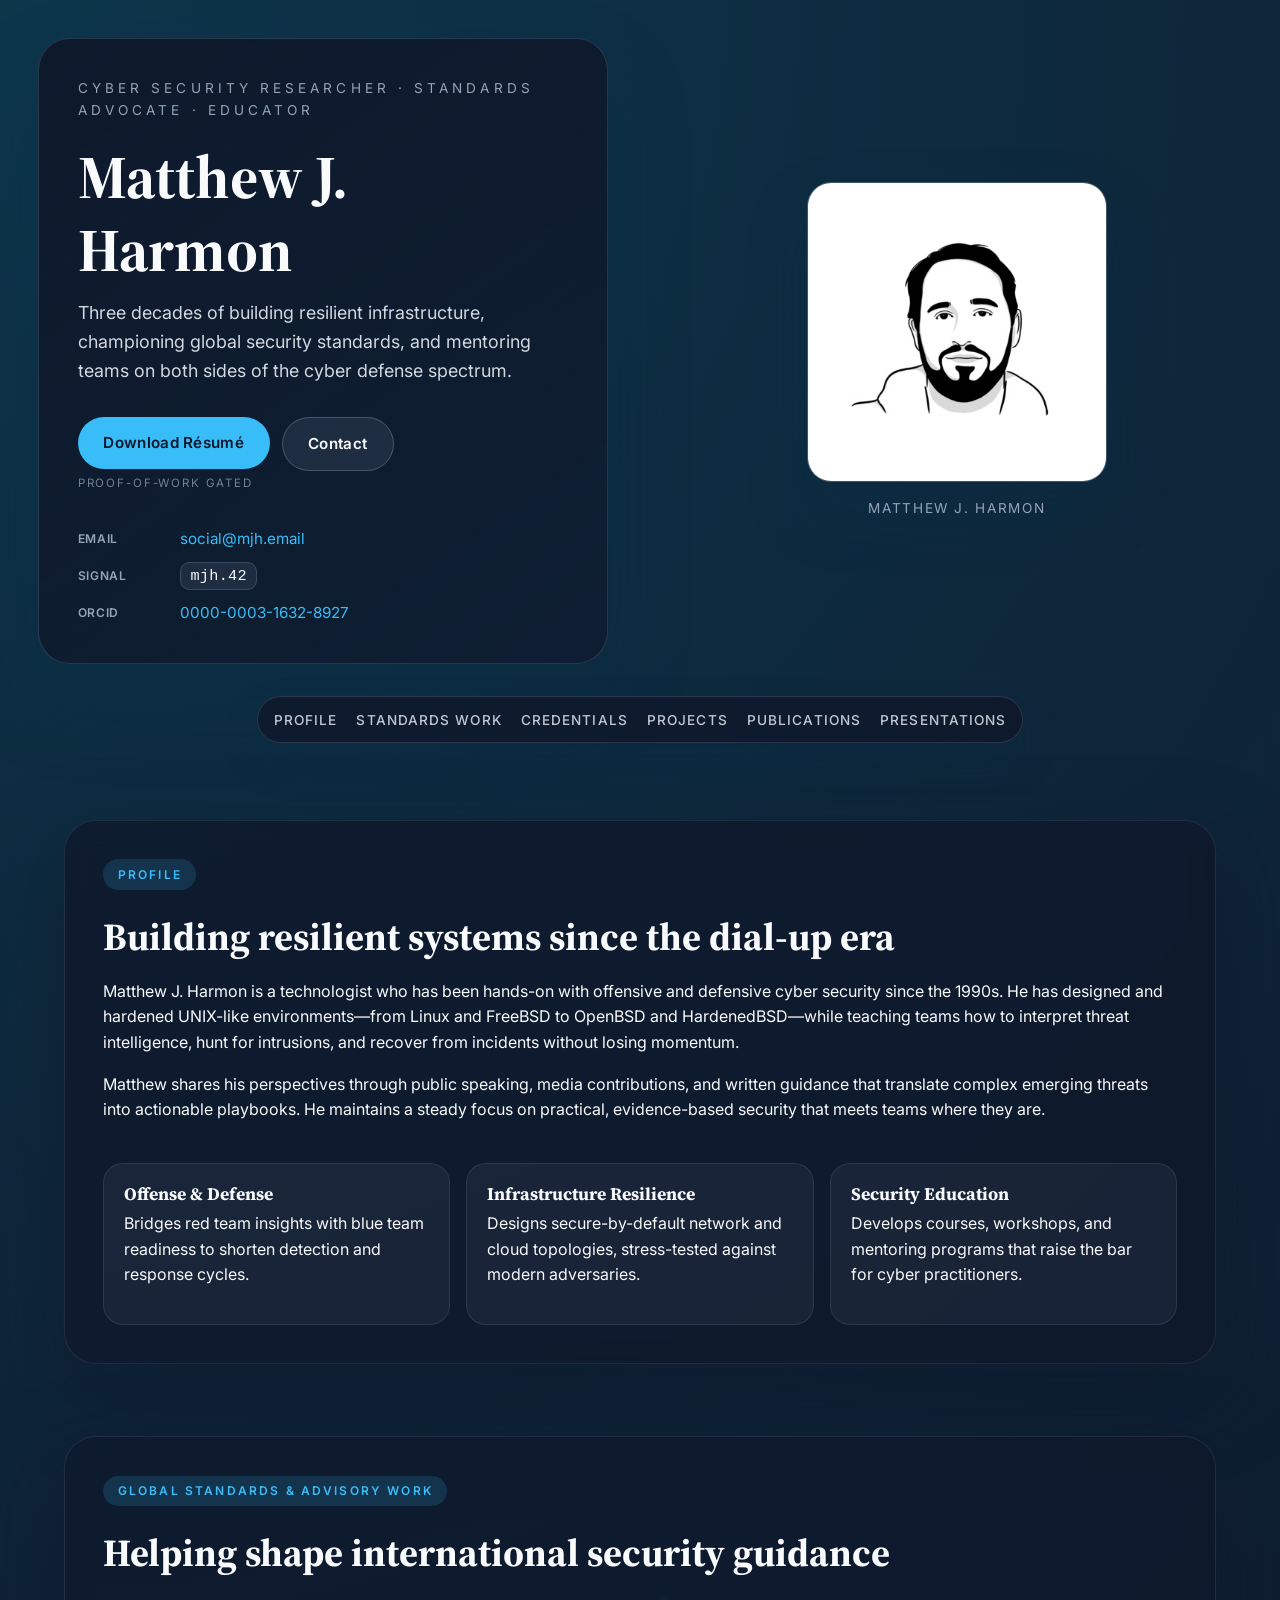
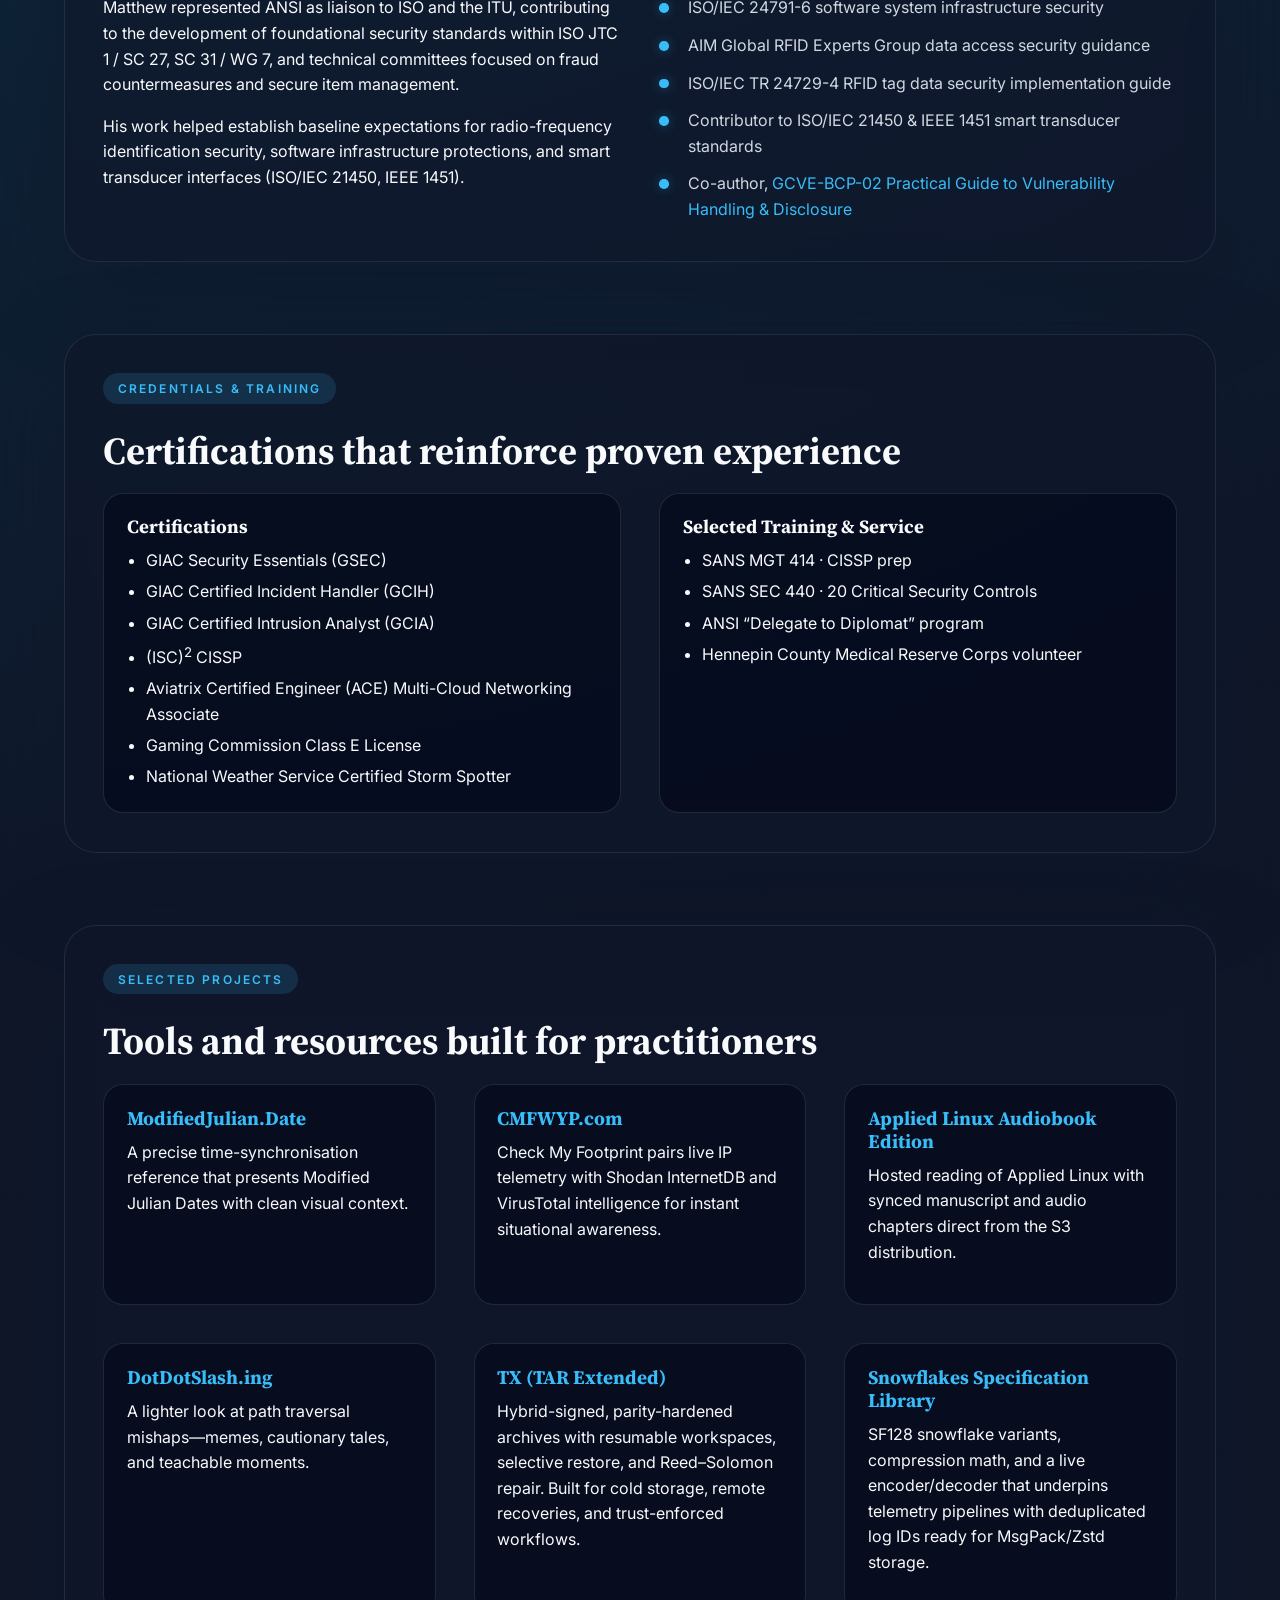
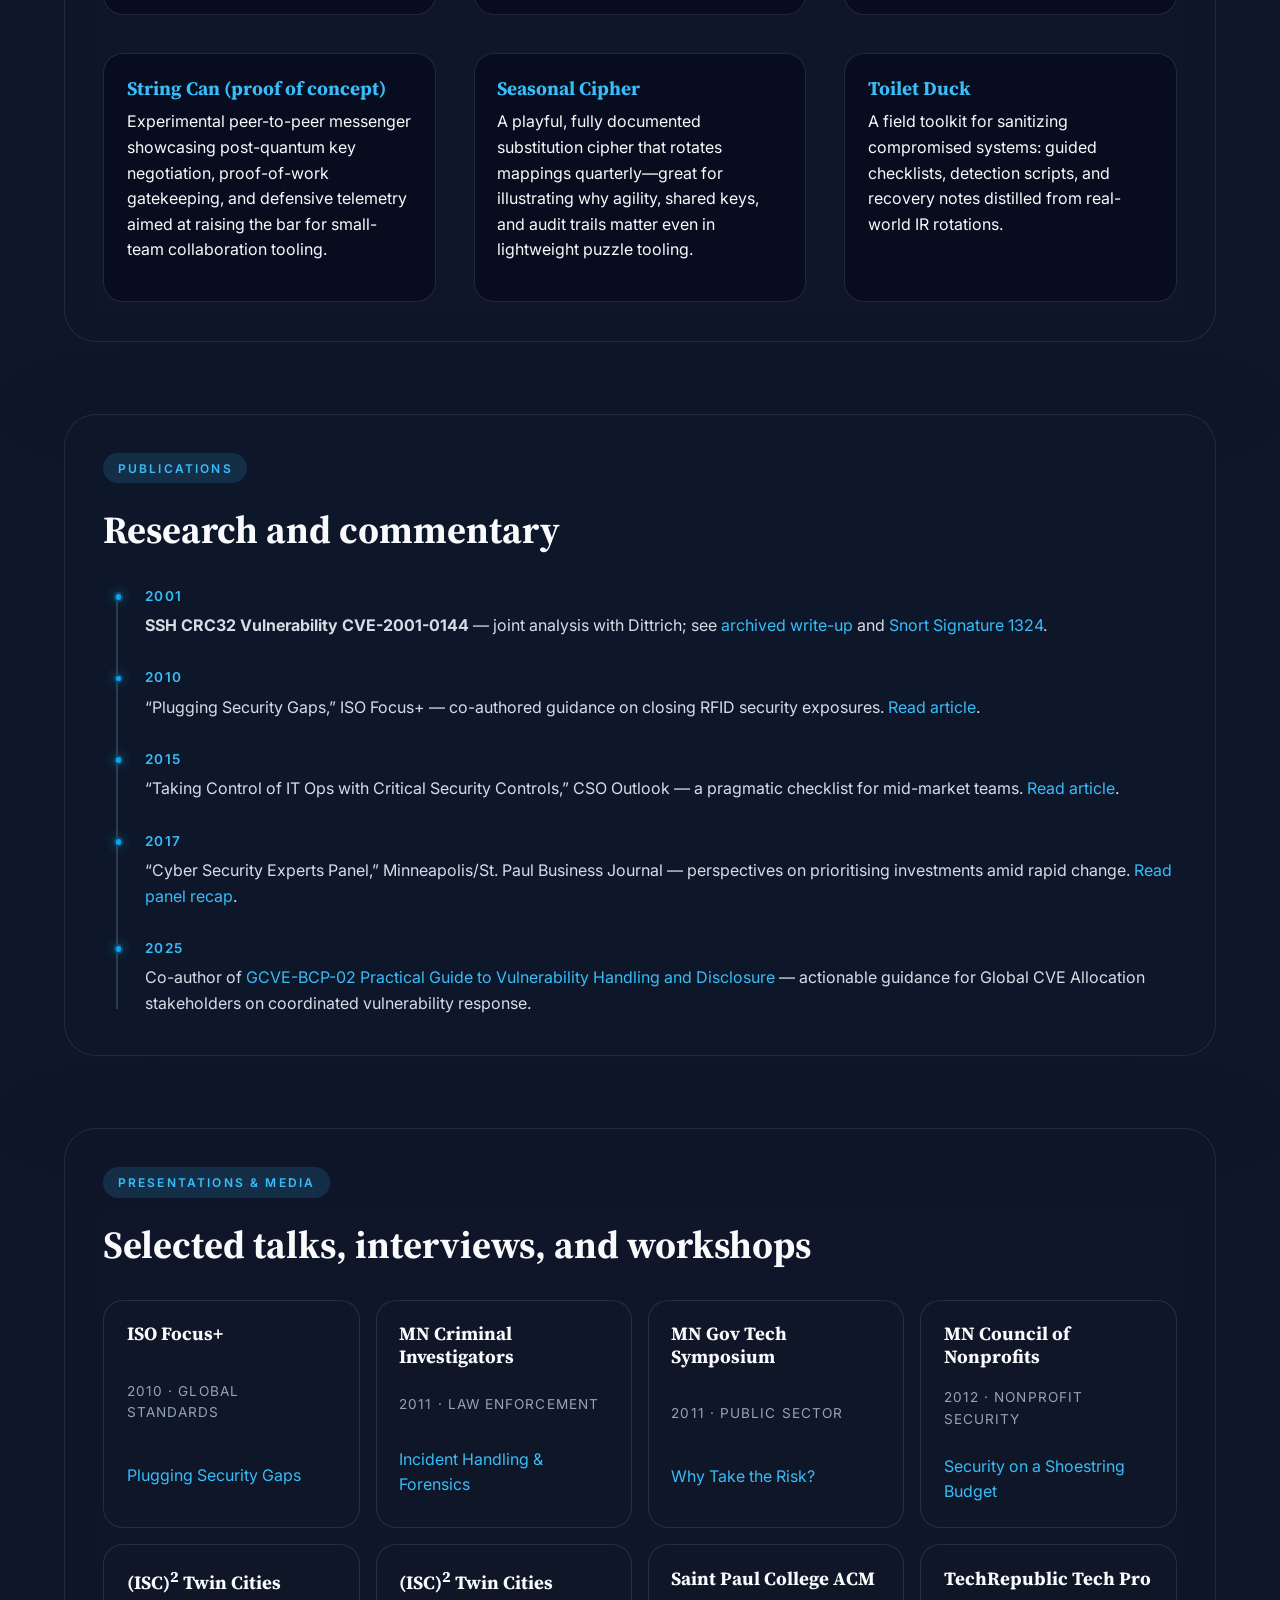
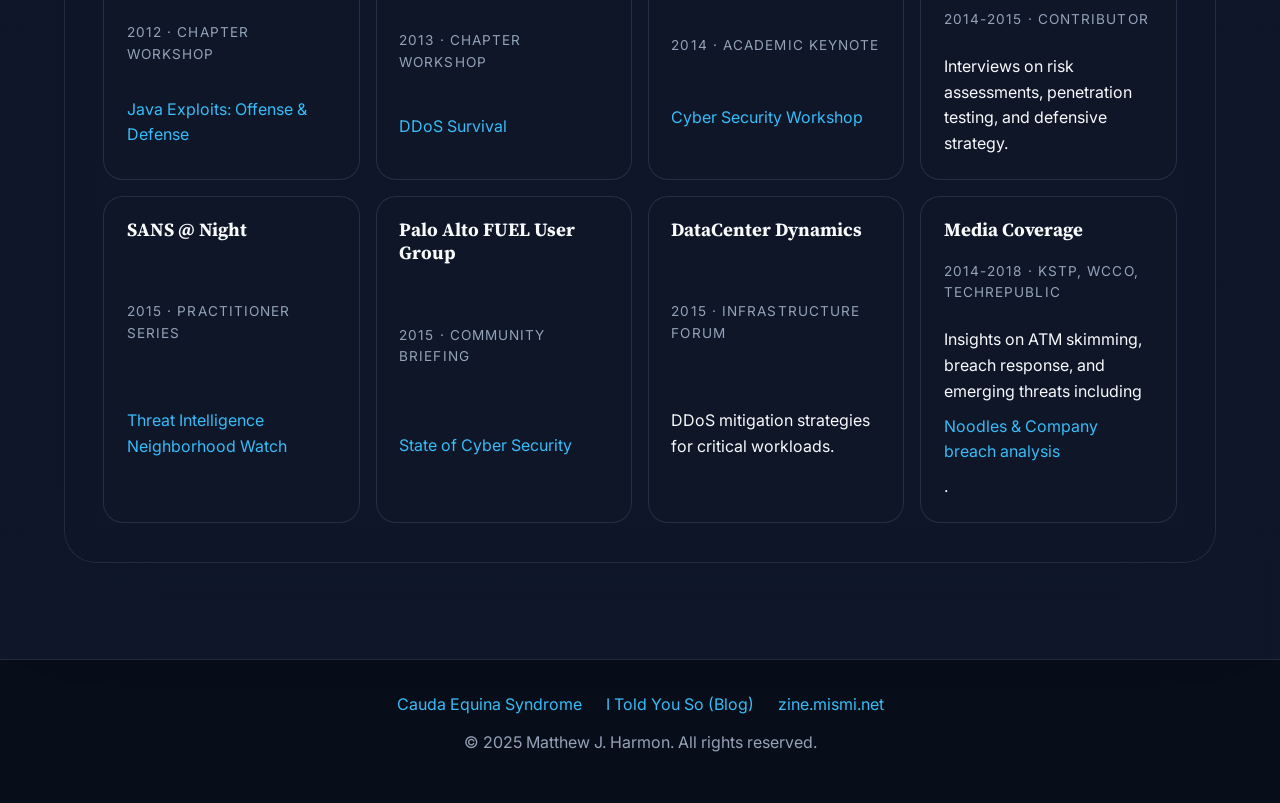
<file: index.html>
<!DOCTYPE html>
<html lang="en">
  <head>
    <meta charset="utf-8">
    <meta name="viewport" content="width=device-width, initial-scale=1">
    <title>Matthew J. Harmon · Cyber Security Researcher</title>
    <meta name="description" content="Biography and professional highlights of Matthew J. Harmon, cyber security researcher and standards contributor.">
    <meta name="author" content="Matthew J. Harmon">
    <meta name="google-site-verification" content="fUZ8xpKvzC1luDBbe61cymCzd8DZavZwjsxjmU2EA1nc">
    <link rel="preconnect" href="https://fonts.googleapis.com">
    <link rel="preconnect" href="https://fonts.gstatic.com" crossorigin>
    <link href="https://fonts.googleapis.com/css2?family=Inter:wght@400;500;600;700&family=Source+Serif+4:opsz,wght@8..60,400;8..60,600&display=swap" rel="stylesheet">
    <link rel="stylesheet" href="styles.css">
  </head>
  <body>
    <header class="hero">
      <div class="hero__content">
        <div class="hero__intro">
          <p class="eyebrow">Cyber Security Researcher · Standards Advocate · Educator</p>
          <h1>Matthew J. Harmon</h1>
          <p class="lead">
            Three decades of building resilient infrastructure, championing global security standards,
            and mentoring teams on both sides of the cyber defense spectrum.
          </p>
          <div class="cta-group">
            <div class="cta-stack">
              <a class="btn" href="./MatthewJHarmon.pdf" id="resume-button" rel="noopener">Download Résumé</a>
              <span class="cta-note" id="resume-note">Proof-of-work gated</span>
            </div>
            <div class="cta-stack">
              <a class="btn ghost" href="mailto:social@mjh.email">Contact</a>
              <span class="cta-note" aria-hidden="true">&nbsp;</span>
            </div>
          </div>
          <dl class="quick-links">
            <div>
              <dt>Email</dt>
              <dd><a href="mailto:social@mjh.email">social@mjh.email</a></dd>
            </div>
            <div>
              <dt>Signal</dt>
              <dd><span class="mono">mjh.42</span></dd>
            </div>
            <div>
              <dt>ORCID</dt>
              <dd><a href="https://orcid.org/0000-0003-1632-8927">0000-0003-1632-8927</a></dd>
            </div>
          </dl>
        </div>
        <figure class="hero__portrait">
          <img src="avatar.jpg" alt="Portrait of Matthew J. Harmon">
          <figcaption>Matthew J. Harmon</figcaption>
        </figure>
      </div>
      <nav class="hero__nav" aria-label="Primary">
        <ul>
          <li><a href="#profile">Profile</a></li>
          <li><a href="#standards">Standards Work</a></li>
          <li><a href="#credentials">Credentials</a></li>
          <li><a href="#projects">Projects</a></li>
          <li><a href="#publications">Publications</a></li>
          <li><a href="#presentations">Presentations</a></li>
        </ul>
      </nav>
    </header>

    <main>
      <section id="profile" class="section">
        <div class="section__label">Profile</div>
        <h2>Building resilient systems since the dial-up era</h2>
        <p>
          Matthew J. Harmon is a technologist who has been hands-on with offensive and defensive cyber security since
          the 1990s. He has designed and hardened UNIX-like environments—from Linux and FreeBSD to OpenBSD and
          HardenedBSD—while teaching teams how to interpret threat intelligence, hunt for intrusions, and recover from
          incidents without losing momentum.
        </p>
        <p>
          Matthew shares his perspectives through public speaking, media contributions, and written guidance that
          translate complex emerging threats into actionable playbooks. He maintains a steady focus on practical,
          evidence-based security that meets teams where they are.
        </p>
        <div class="highlights">
          <article>
            <h3>Offense &amp; Defense</h3>
            <p>Bridges red team insights with blue team readiness to shorten detection and response cycles.</p>
          </article>
          <article>
            <h3>Infrastructure Resilience</h3>
            <p>Designs secure-by-default network and cloud topologies, stress-tested against modern adversaries.</p>
          </article>
          <article>
            <h3>Security Education</h3>
            <p>Develops courses, workshops, and mentoring programs that raise the bar for cyber practitioners.</p>
          </article>
        </div>
      </section>

      <section id="standards" class="section alt">
        <div class="section__label">Global Standards &amp; Advisory Work</div>
        <h2>Helping shape international security guidance</h2>
        <div class="grid two-column">
          <div>
            <p>
              Matthew represented ANSI as liaison to ISO and the ITU, contributing to the development of foundational
              security standards within ISO JTC 1 / SC 27, SC 31 / WG 7, and technical committees focused on fraud
              countermeasures and secure item management.
            </p>
            <p>
              His work helped establish baseline expectations for radio-frequency identification security, software
              infrastructure protections, and smart transducer interfaces (ISO/IEC 21450, IEEE 1451).
            </p>
          </div>
          <div>
            <ul class="icon-list">
              <li>ISO/IEC 24791-6 software system infrastructure security</li>
              <li>AIM Global RFID Experts Group data access security guidance</li>
              <li>ISO/IEC TR 24729-4 RFID tag data security implementation guide</li>
              <li>Contributor to ISO/IEC 21450 &amp; IEEE 1451 smart transducer standards</li>
              <li>Co-author, <a href="https://gcve.eu/bcp/gcve-bcp-02/">GCVE-BCP-02 Practical Guide to Vulnerability Handling &amp; Disclosure</a></li>
            </ul>
          </div>
        </div>
      </section>

      <section id="credentials" class="section">
        <div class="section__label">Credentials &amp; Training</div>
        <h2>Certifications that reinforce proven experience</h2>
        <div class="grid two-column cards">
          <article>
            <h3>Certifications</h3>
            <ul>
              <li>GIAC Security Essentials (GSEC)</li>
              <li>GIAC Certified Incident Handler (GCIH)</li>
              <li>GIAC Certified Intrusion Analyst (GCIA)</li>
              <li>(ISC)<sup>2</sup> CISSP</li>
              <li>Aviatrix Certified Engineer (ACE) Multi-Cloud Networking Associate</li>
              <li>Gaming Commission Class&nbsp;E License</li>
              <li>National Weather Service Certified Storm Spotter</li>
            </ul>
          </article>
          <article>
            <h3>Selected Training &amp; Service</h3>
            <ul>
              <li>SANS MGT 414 · CISSP prep</li>
              <li>SANS SEC 440 · 20 Critical Security Controls</li>
              <li>ANSI “Delegate to Diplomat” program</li>
              <li>Hennepin County Medical Reserve Corps volunteer</li>
            </ul>
          </article>
        </div>
      </section>

      <section id="projects" class="section alt">
        <div class="section__label">Selected Projects</div>
        <h2>Tools and resources built for practitioners</h2>
        <div class="grid two-column cards project-cards">
          <article>
            <h3><a href="https://ModifiedJulian.Date">ModifiedJulian.Date</a></h3>
            <p>A precise time-synchronisation reference that presents Modified Julian Dates with clean visual context.</p>
          </article>
          <article>
            <h3><a href="https://cmfwyp.com">CMFWYP.com</a></h3>
            <p>Check My Footprint pairs live IP telemetry with Shodan InternetDB and VirusTotal intelligence for instant situational awareness.</p>
          </article>
          <article>
            <h3><a href="https://appliedlinuxaudiobook.s3.fr-par.scw.cloud/Applied%20Linux/index.html">Applied Linux Audiobook Edition</a></h3>
            <p>Hosted reading of Applied Linux with synced manuscript and audio chapters direct from the S3 distribution.</p>
          </article>
          <article>
            <h3><a href="https://DotDotSlash.ing">DotDotSlash.ing</a></h3>
            <p>A lighter look at path traversal mishaps—memes, cautionary tales, and teachable moments.</p>
          </article>
          <article>
            <h3><a href="https://tx.itys.net" target="_blank" rel="noopener">TX (TAR Extended)</a></h3>
            <p>
              Hybrid-signed, parity-hardened archives with resumable workspaces, selective restore, and Reed–Solomon
              repair. Built for cold storage, remote recoveries, and trust-enforced workflows.
            </p>
          </article>
          <article>
            <h3><a href="https://snowflake.directory">Snowflakes Specification Library</a></h3>
            <p>
              SF128 snowflake variants, compression math, and a live encoder/decoder that underpins telemetry pipelines
              with deduplicated log IDs ready for MsgPack/Zstd storage.
            </p>
          </article>
          <article>
            <h3><a href="https://codeberg.org/matthewjharmon/stringcan">String Can (proof of concept)</a></h3>
            <p>
              Experimental peer-to-peer messenger showcasing post-quantum key negotiation, proof-of-work gatekeeping,
              and defensive telemetry aimed at raising the bar for small-team collaboration tooling.
            </p>
          </article>
          <article>
            <h3><a href="https://codeberg.org/matthewjharmon/seasonal_cipher">Seasonal Cipher</a></h3>
            <p>
              A playful, fully documented substitution cipher that rotates mappings quarterly—great for illustrating
              why agility, shared keys, and audit trails matter even in lightweight puzzle tooling.
            </p>
          </article>
          <article>
            <h3><a href="https://codeberg.org/matthewjharmon/toilet-duck">Toilet Duck</a></h3>
            <p>
              A field toolkit for sanitizing compromised systems: guided checklists, detection scripts, and recovery
              notes distilled from real-world IR rotations.
            </p>
          </article>
        </div>
      </section>

      <section id="publications" class="section">
        <div class="section__label">Publications</div>
        <h2>Research and commentary</h2>
        <ol class="timeline">
          <li>
            <div class="timeline__meta">2001</div>
            <div class="timeline__body">
              <strong>SSH CRC32 Vulnerability CVE-2001-0144</strong> —
              joint analysis with Dittrich; see <a href="https://web.archive.org/web/20190109120810/http://staff.washington.edu/dittrich/misc/ssh-analysis.txt">archived write-up</a>
              and <a href="https://www.snort.org/rule_docs/1-1324">Snort Signature 1324</a>.
            </div>
          </li>
          <li>
            <div class="timeline__meta">2010</div>
            <div class="timeline__body">
              “Plugging Security Gaps,” ISO Focus+ — co-authored guidance on closing RFID security exposures.
              <a href="https://github.com/itriskltd/Information-Security-and-Risk-Public-Presentations/blob/master/ISOFP20100401-PluggingSecurityGaps.pdf">Read article</a>.
            </div>
          </li>
          <li>
            <div class="timeline__meta">2015</div>
            <div class="timeline__body">
              “Taking Control of IT Ops with Critical Security Controls,” CSO Outlook — a pragmatic checklist for
              mid-market teams.
              <a href="https://github.com/itriskltd/Information-Security-and-Risk-Public-Presentations/raw/master/CSOOutlook-June2015-TakingControlWithCriticalSecurityControls.pdf">Read article</a>.
            </div>
          </li>
          <li>
            <div class="timeline__meta">2017</div>
            <div class="timeline__body">
              “Cyber Security Experts Panel,” Minneapolis/St. Paul Business Journal — perspectives on prioritising
              investments amid rapid change.
              <a href="https://www.bizjournals.com/twincities/feature/table-of-experts/table-of-experts-cyber-security.html">Read panel recap</a>.
            </div>
          </li>
          <li>
            <div class="timeline__meta">2025</div>
            <div class="timeline__body">
              Co-author of <a href="https://gcve.eu/bcp/gcve-bcp-02/">GCVE-BCP-02 Practical Guide to Vulnerability Handling and Disclosure</a> —
              actionable guidance for Global CVE Allocation stakeholders on coordinated vulnerability response.
            </div>
          </li>
        </ol>
      </section>

      <section id="presentations" class="section alt">
        <div class="section__label">Presentations &amp; Media</div>
        <h2>Selected talks, interviews, and workshops</h2>
        <div class="event-grid">
          <article>
            <h3>ISO Focus+</h3>
            <p class="event-grid__meta">2010 · Global Standards</p>
            <a href="https://github.com/itriskltd/Information-Security-and-Risk-Public-Presentations/blob/master/ISOFP20100401-PluggingSecurityGaps.pdf">Plugging Security Gaps</a>
          </article>
          <article>
            <h3>MN Criminal Investigators</h3>
            <p class="event-grid__meta">2011 · Law Enforcement</p>
            <a href="https://github.com/itriskltd/Information-Security-and-Risk-Public-Presentations/raw/master/Incident%20Handling%20and%20Forensics%20Techniques%20Oct%202011.pdf">Incident Handling &amp; Forensics</a>
          </article>
          <article>
            <h3>MN Gov Tech Symposium</h3>
            <p class="event-grid__meta">2011 · Public Sector</p>
            <a href="https://github.com/itriskltd/Information-Security-and-Risk-Public-Presentations/raw/master/Why%20take%20the%20risk%20-%20MNGTS%20Dec%202011.pdf">Why Take the Risk?</a>
          </article>
          <article>
            <h3>MN Council of Nonprofits</h3>
            <p class="event-grid__meta">2012 · Nonprofit Security</p>
            <a href="https://github.com/itriskltd/Information-Security-and-Risk-Public-Presentations/raw/master/Security_on_a_Shoestring_Budget.pdf">Security on a Shoestring Budget</a>
          </article>
          <article>
            <h3>(ISC)<sup>2</sup> Twin Cities</h3>
            <p class="event-grid__meta">2012 · Chapter Workshop</p>
            <a href="https://github.com/itriskltd/Information-Security-and-Risk-Public-Presentations/blob/master/ISC2TwinCities-24Oct2012-JavaExploitsOffenseAndDefense.pdf">Java Exploits: Offense &amp; Defense</a>
          </article>
          <article>
            <h3>(ISC)<sup>2</sup> Twin Cities</h3>
            <p class="event-grid__meta">2013 · Chapter Workshop</p>
            <a href="https://github.com/itriskltd/Information-Security-and-Risk-Public-Presentations/raw/master/ISC2TwinCities-18Oct2013-DDoS-Survival.pdf">DDoS Survival</a>
          </article>
          <article>
            <h3>Saint Paul College ACM</h3>
            <p class="event-grid__meta">2014 · Academic Keynote</p>
            <a href="https://github.com/itriskltd/Information-Security-and-Risk-Public-Presentations/raw/master/StPaulCollege-ACM-2014Apr-Keynote.pdf">Cyber Security Workshop</a>
          </article>
          <article>
            <h3>TechRepublic Tech Pro</h3>
            <p class="event-grid__meta">2014-2015 · Contributor</p>
            Interviews on risk assessments, penetration testing, and defensive strategy.
          </article>
          <article>
            <h3>SANS @ Night</h3>
            <p class="event-grid__meta">2015 · Practitioner Series</p>
            <a href="https://github.com/itriskltd/Information-Security-and-Risk-Public-Presentations/raw/master/SANS_Minneapolis_2015_ThreatIntelligence_NeighborhoodWatchForYourNetworks-v2.pdf">Threat Intelligence Neighborhood Watch</a>
          </article>
          <article>
            <h3>Palo Alto FUEL User Group</h3>
            <p class="event-grid__meta">2015 · Community Briefing</p>
            <a href="https://github.com/itriskltd/Information-Security-and-Risk-Public-Presentations/raw/master/FUEL-2015-May-State_of_Cyber_Security.pdf">State of Cyber Security</a>
          </article>
          <article>
            <h3>DataCenter Dynamics</h3>
            <p class="event-grid__meta">2015 · Infrastructure Forum</p>
            DDoS mitigation strategies for critical workloads.
          </article>
          <article>
            <h3>Media Coverage</h3>
            <p class="event-grid__meta">2014-2018 · KSTP, WCCO, TechRepublic</p>
            Insights on ATM skimming, breach response, and emerging threats including
            <a href="https://web.archive.org/web/20190609105615/http://blog.matthewjharmon.com/2016/06/30/kstp-breach-coverage-with-mjh/index.html">Noodles &amp; Company breach analysis</a>.
          </article>
        </div>
      </section>
    </main>

    <div class="resume-gate" id="resume-gate" hidden>
      <div class="resume-gate__backdrop"></div>
      <div class="resume-gate__panel" role="dialog" aria-modal="true" aria-labelledby="resume-gate-title">
        <button type="button" class="resume-gate__close" id="resume-gate-close" aria-label="Cancel verification">&times;</button>
        <h2 id="resume-gate-title">Quick Verification</h2>
        <p class="resume-gate__lead">We run a tiny in-browser proof-of-work to keep bots from bulk-downloading the résumé.</p>
        <div class="resume-gate__status" id="resume-gate-status">
          Preparing challenge…
        </div>
        <div class="resume-gate__progress">
          <div class="resume-gate__meter" id="resume-gate-meter"></div>
        </div>
        <p class="resume-gate__tip">Keep this window open—once verification completes, the download will start automatically.</p>
        <button type="button" class="resume-gate__action" id="resume-gate-retry" hidden>Try Again</button>
      </div>
    </div>

    <footer class="footer">
      <div class="footer__links">
        <a href="https://caudaequinasyndrome.org/">Cauda Equina Syndrome</a>
        <a href="https://blog.itys.net/">I Told You So (Blog)</a>
        <a href="https://zine.mismi.net">zine.mismi.net</a>
      </div>
      <p>&copy; 2025 Matthew J. Harmon. All rights reserved.</p>
    </footer>
    <script src="pow.js" defer></script>
  </body>
</html>
</file>
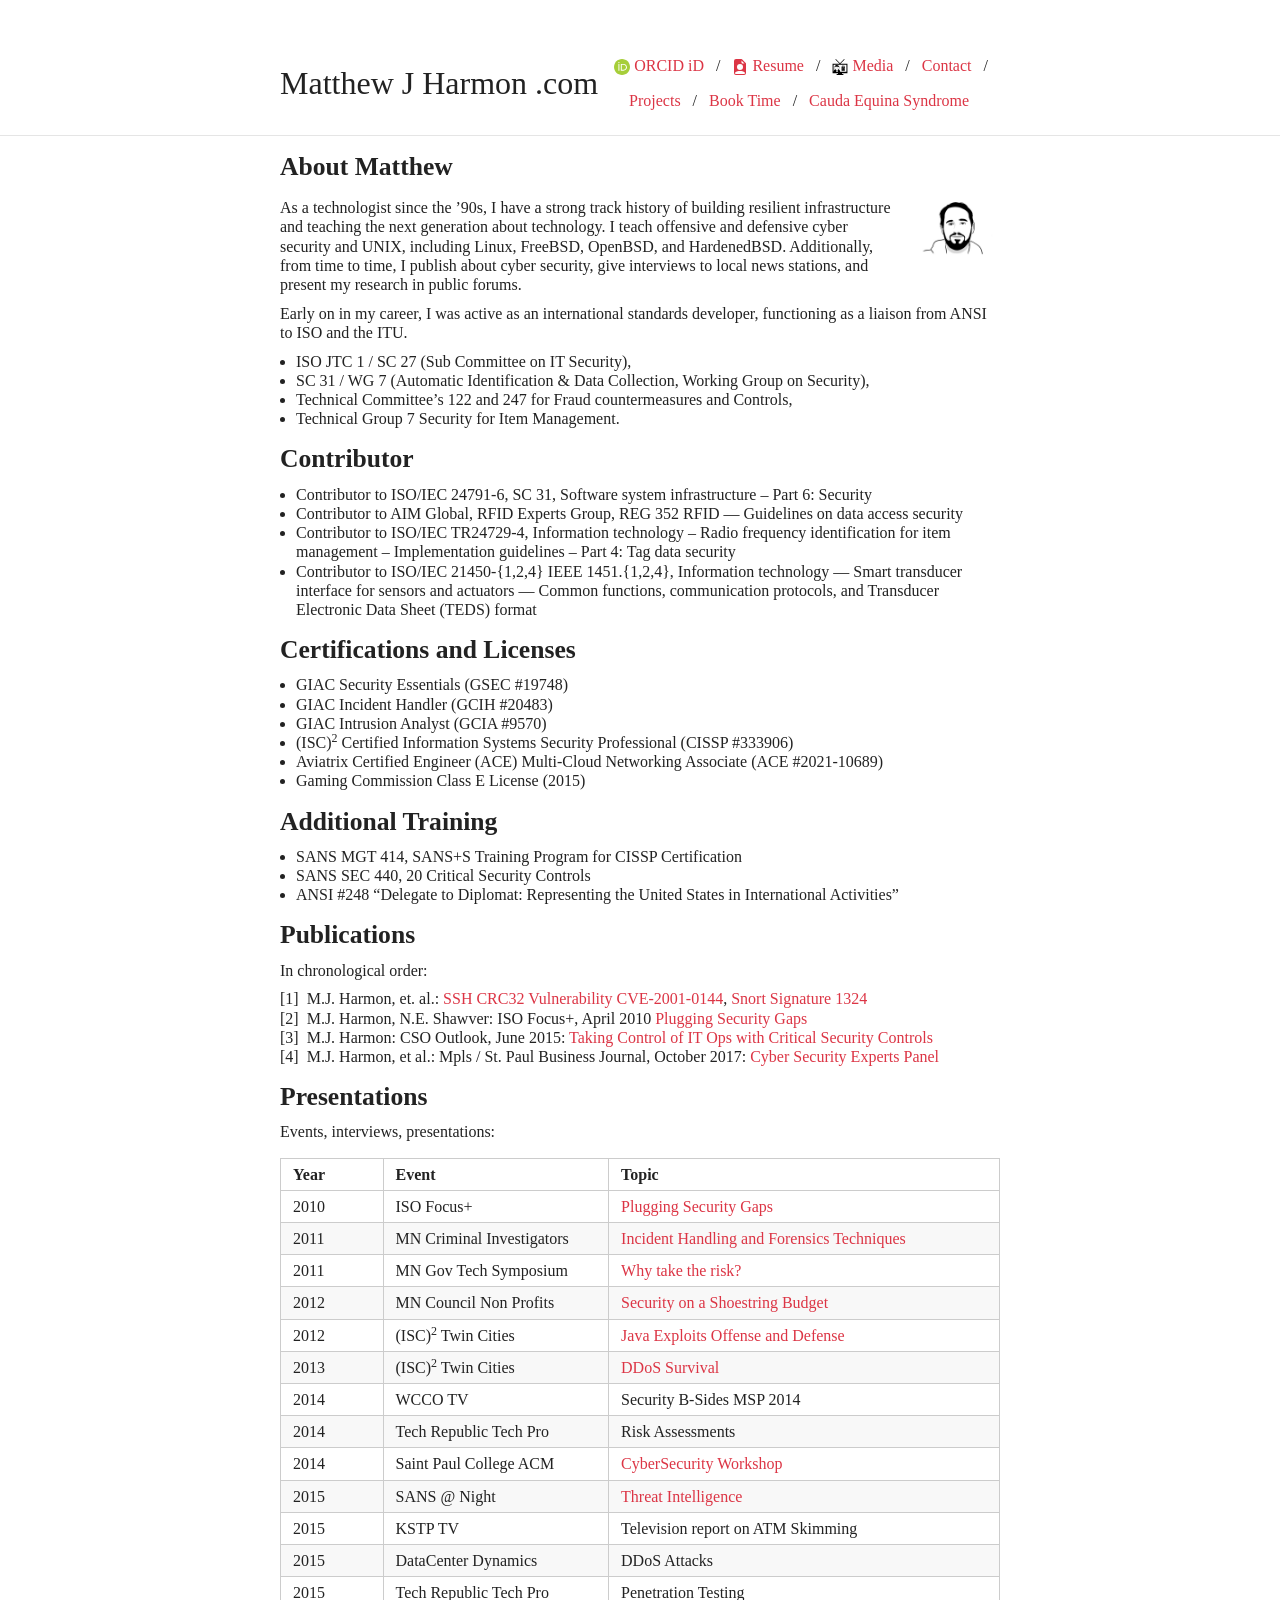
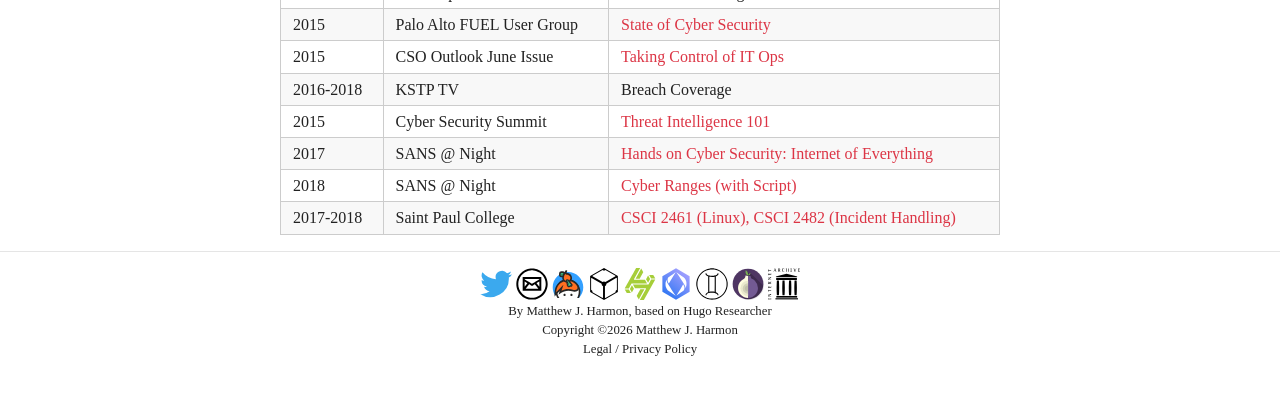
<file: about/index.html>
<!DOCTYPE html>
<html lang=""><head>
    <meta charset="utf-8">
    <meta name="viewport" content="width=device-width, initial-scale=1, shrink-to-fit=no">

    <title>Matthew J. Harmon</title>
    <meta name="description" content="Biography website.">
    <meta name="author" content='Matthew J. Harmon'>
    <meta name="google-site-verification" content="fUZ8xpKvzC1luDBbe61cymCzd8DZavZwjsxjmU2EA1nc" />


    
        <link rel="icon" type="image/ico" href="https://matthewjharmon.com/favicon.svg">
    

    <link rel="stylesheet" href="/css/purify.css" >

    
    <link rel="stylesheet" href="/sass/site.min.css"> 

    
        
    
</head>

    <body><div class="container mt-5">
    <nav class="navbar navbar-expand-sm flex-column flex-sm-row text-nowrap p-0">
        <a class="navbar-brand mx-0 mr-sm-auto" href="https://matthewjharmon.com" title="Matthew J Harmon .com">
          
          Matthew J Harmon .com
        </a>
        <div class="navbar-nav flex-row flex-wrap justify-content-center">
            
                
                
                    <a class="nav-item nav-link" href="https://orcid.org/0000-0003-1632-8927" title=" ORCID iD">
                        <svg width="1em" height="1em" version="1.1" id="Layer_1" xmlns="http://www.w3.org/2000/svg" xmlns:xlink="http://www.w3.org/1999/xlink" x="0px" y="0px" viewBox="0 0 256 256" style="enable-background:new 0 0 256 256;" xml:space="preserve"> <style type="text/css"> .st0{fill:#A6CE39;} .st1{fill:#FFFFFF;} </style> <path class="st0" d="M256,128c0,70.7-57.3,128-128,128C57.3,256,0,198.7,0,128C0,57.3,57.3,0,128,0C198.7,0,256,57.3,256,128z"/> <g> <path class="st1" d="M86.3,186.2H70.9V79.1h15.4v48.4V186.2z"/> <path class="st1" d="M108.9,79.1h41.6c39.6,0,57,28.3,57,53.6c0,27.5-21.5,53.6-56.8,53.6h-41.8V79.1z M124.3,172.4h24.5 c34.9,0,42.9-26.5,42.9-39.7c0-21.5-13.7-39.7-43.7-39.7h-23.7V172.4z"/> <path class="st1" d="M88.7,56.8c0,5.5-4.5,10.1-10.1,10.1c-5.6,0-10.1-4.6-10.1-10.1c0-5.6,4.5-10.1,10.1-10.1 C84.2,46.7,88.7,51.3,88.7,56.8z"/> </g> </svg> ORCID iD
                    </a>
                    
                        <span class="nav-item navbar-text mx-1">/</span>
                    
                
                    <a class="nav-item nav-link" href="/mjh_resume.pdf" title="Resume">
                        <svg width="1em" height="1em" viewBox="0 0 16 16" class="bi bi-file-earmark-person-fill" fill="currentColor" xmlns="http://www.w3.org/2000/svg"><path fill-rule="evenodd" d="M2 2a2 2 0 0 1 2-2h5.293A1 1 0 0 1 10 .293L13.707 4a1 1 0 0 1 .293.707V14a2 2 0 0 1-2 2H4a2 2 0 0 1-2-2V2zm7.5 1.5v-2l3 3h-2a1 1 0 0 1-1-1zM11 8a3 3 0 1 1-6 0 3 3 0 0 1 6 0zm2 5.755S12 12 8 12s-5 1.755-5 1.755V14a1 1 0 0 0 1 1h8a1 1 0 0 0 1-1v-.245z"/></svg> Resume
                    </a>
                    
                        <span class="nav-item navbar-text mx-1">/</span>
                    
                
                    <a class="nav-item nav-link" href="/media/index.html" title="Media">
                         <svg version="1.1" id="Capa_1" xmlns="http://www.w3.org/2000/svg" xmlns:xlink="http://www.w3.org/1999/xlink" x="0px" y="0px" width="1em" height="1em" viewBox="0 0 94.071 94.071" style="enable-background:new 0 0 94.071 94.071;" xml:space="preserve"> <g> <path d="M66.188,56.534c0.268,0.265,0.268,0.697,0,0.962c-0.26,0.261-0.69,0.261-0.953,0c-0.258-0.269-0.258-0.697,0-0.962 C65.498,56.273,65.929,56.273,66.188,56.534z M65.715,50.473c0.354,0,0.646-0.287,0.646-0.643c0-0.354-0.292-0.642-0.646-0.642 c-0.35,0-0.642,0.288-0.642,0.642C65.073,50.186,65.365,50.473,65.715,50.473z M71.328,57.013c0,3.098-2.519,5.611-5.613,5.611 c-3.099,0-5.616-2.514-5.616-5.611s2.518-5.611,5.616-5.611C68.81,51.401,71.328,53.915,71.328,57.013z M68.734,60.033 l-2.345-3.695l-3.695-2.341l2.345,3.691L68.734,60.033z M75.233,45.2v22.012c0,0.769-0.63,1.396-1.396,1.396h-1.368v0.413 c0,0.545-0.44,0.99-0.995,0.99c-0.547,0-0.985-0.443-0.985-0.99v-0.413h-9.553v0.413c0,0.545-0.442,0.99-0.99,0.99 c-0.55,0-0.989-0.443-0.989-0.99v-0.413h-1.36c-0.771,0-1.402-0.627-1.402-1.396V45.2c0-0.773,0.632-1.398,1.402-1.398h1.602 v-1.981h1.4v1.981h10.247v-1.981h1.402v1.981h1.604C74.613,43.802,75.233,44.427,75.233,45.2z M72.261,57.013 c0-3.144-2.235-5.775-5.191-6.396c0.132-0.237,0.215-0.502,0.215-0.79c0-0.865-0.703-1.569-1.569-1.569 c-0.867,0-1.57,0.704-1.57,1.569c0,0.288,0.08,0.553,0.215,0.79c-2.963,0.625-5.189,3.257-5.189,6.396 c0,3.608,2.936,6.547,6.545,6.547C69.318,63.56,72.261,60.621,72.261,57.013z M60.598,39.728h10.247v0.818h1.396v-2.213H59.197 v2.213h1.4V39.728L60.598,39.728z M31.444,67.33c-0.298-0.554-0.78-1.011-1.364-1.272c0.219,0.401,0.387,0.832,0.513,1.272H31.444z M29.485,65.866c-0.145-0.035-0.282-0.049-0.437-0.053v1.517h1.117C30.004,66.808,29.777,66.315,29.485,65.866z M30.817,68.815 h0.957c0.004-0.046,0.01-0.082,0.01-0.128c0-0.333-0.06-0.647-0.16-0.944h-0.932C30.758,68.092,30.798,68.45,30.817,68.815z M34.564,54.082c0.89,0,1.609-0.728,1.609-1.608c0-0.892-0.724-1.61-1.609-1.61c-0.886,0-1.609,0.721-1.609,1.61 C32.953,53.354,33.678,54.082,34.564,54.082z M27.281,68.815h1.355v-1.072h-1.231C27.332,68.092,27.294,68.45,27.281,68.815z M28.892,61.812c1.82,0,3.368-0.707,4.025-1.704c-0.949,0.632-2.389,1.042-4.025,1.042c-1.634,0-3.081-0.41-4.029-1.042 C25.518,61.105,27.075,61.812,28.892,61.812z M23.211,54.082c0.891,0,1.609-0.728,1.609-1.608c0-0.892-0.721-1.61-1.609-1.61 c-0.888,0-1.607,0.721-1.607,1.61C21.606,53.354,22.322,54.082,23.211,54.082z M30.266,67.743h-1.217v1.072h1.353 C30.39,68.45,30.348,68.092,30.266,67.743z M30.123,71.484c0.042,0,0.068,0.011,0.086,0.021c0.012,0.014,0.024,0.027,0.024,0.048 c0,0.018-0.004,0.031-0.012,0.05c0,0.014-0.012,0.05-0.035,0.101l-0.173,0.456l-0.198-0.511c-0.021-0.064-0.035-0.101-0.035-0.116 c0-0.01,0.004-0.023,0.004-0.032c0.015-0.005,0.02-0.016,0.031-0.016c0.018-0.005,0.049-0.01,0.08-0.01v-0.031h-0.525v0.031 c0.033,0,0.06,0.005,0.078,0.014c0.018,0.007,0.032,0.025,0.049,0.044c0.007,0.024,0.032,0.068,0.054,0.13l0.044,0.114 l-0.167,0.405l-0.214-0.52c-0.029-0.068-0.042-0.105-0.042-0.13c0-0.019,0.005-0.032,0.027-0.044 c0.01-0.009,0.031-0.014,0.064-0.014v-0.031h-0.461v0.031c0.029,0.005,0.054,0.014,0.069,0.034 c0.018,0.019,0.042,0.071,0.072,0.158l0.358,0.88h0.03l0.29-0.693l0.269,0.693h0.037l0.336-0.89 c0.033-0.077,0.049-0.114,0.049-0.123c0.009-0.019,0.019-0.036,0.038-0.046c0.018-0.009,0.028-0.018,0.049-0.018v-0.023h-0.28 L30.123,71.484L30.123,71.484z M30.94,71.862c-0.096-0.05-0.147-0.07-0.177-0.091c-0.033-0.027-0.055-0.05-0.068-0.071 c-0.009-0.024-0.022-0.048-0.022-0.065c0-0.039,0.018-0.068,0.046-0.103c0.037-0.027,0.081-0.044,0.132-0.044 c0.068,0,0.141,0.03,0.192,0.082c0.063,0.051,0.108,0.13,0.117,0.222h0.038l-0.012-0.36h-0.025 c-0.004,0.029-0.009,0.048-0.021,0.062c-0.009,0.007-0.019,0.012-0.032,0.012c-0.017,0-0.042-0.012-0.073-0.025 c-0.042-0.022-0.065-0.032-0.091-0.036c-0.032-0.014-0.067-0.019-0.109-0.019c-0.091,0-0.166,0.032-0.236,0.091 c-0.06,0.06-0.096,0.137-0.096,0.224c0,0.051,0.011,0.096,0.036,0.137c0.022,0.051,0.056,0.082,0.104,0.117 c0.04,0.038,0.114,0.075,0.21,0.123c0.068,0.034,0.122,0.063,0.147,0.086c0.021,0.021,0.044,0.044,0.057,0.062 c0.009,0.025,0.023,0.051,0.023,0.078c0,0.048-0.018,0.077-0.049,0.114c-0.038,0.034-0.087,0.048-0.145,0.048 c-0.078,0-0.145-0.032-0.214-0.089c-0.064-0.06-0.113-0.146-0.14-0.265h-0.031v0.41h0.031c0.009-0.019,0.022-0.041,0.044-0.046 c0.014-0.016,0.025-0.021,0.049-0.021c0.009,0,0.032,0.005,0.056,0.021c0.044,0.019,0.082,0.027,0.116,0.037 c0.033,0.004,0.054,0.009,0.089,0.009c0.109,0,0.201-0.032,0.269-0.101c0.074-0.059,0.109-0.141,0.109-0.228 c0-0.073-0.026-0.135-0.068-0.188C31.154,71.99,31.065,71.917,30.94,71.862z M28.554,72.396c-0.063,0.05-0.143,0.073-0.243,0.073 h-0.062c-0.033,0-0.049-0.01-0.063-0.019c-0.02-0.005-0.024-0.014-0.028-0.032c-0.009-0.016-0.014-0.048-0.014-0.107v-0.305 c0.049,0,0.091,0.009,0.119,0.024c0.033,0.01,0.049,0.037,0.068,0.075c0.022,0.039,0.036,0.092,0.049,0.148h0.023v-0.563h-0.023 c-0.015,0.08-0.033,0.148-0.068,0.191c-0.023,0.048-0.074,0.062-0.145,0.062h-0.022v-0.438h0.114c0.078,0,0.141,0.005,0.163,0.009 c0.051,0.019,0.094,0.046,0.122,0.078c0.033,0.031,0.049,0.087,0.063,0.164h0.031v-0.311h-0.892v0.027h0.034 c0.036,0,0.064,0.01,0.078,0.025c0.014,0.014,0.027,0.022,0.03,0.048c0.005,0.009,0.005,0.036,0.005,0.087v0.712 c0,0.048,0,0.086-0.008,0.1c-0.009,0.014-0.023,0.032-0.032,0.041c-0.017,0.01-0.049,0.014-0.073,0.014h-0.034v0.032h0.925 l0.049-0.345h-0.031C28.658,72.284,28.62,72.355,28.554,72.396z M27.51,66.153c-0.498,0.267-0.902,0.68-1.168,1.177h0.733 C27.183,66.924,27.328,66.525,27.51,66.153z M28.638,67.33v-1.517c-0.18,0.018-0.35,0.053-0.53,0.096 c-0.259,0.444-0.465,0.926-0.606,1.421H28.638z M26.868,68.815c0.012-0.365,0.049-0.726,0.114-1.072h-0.827 c-0.096,0.297-0.154,0.616-0.154,0.944c0,0.046,0.004,0.082,0.009,0.123L26.868,68.815L26.868,68.815z M27.314,71.484 c0.053-0.005,0.1,0.016,0.123,0.048c0.021,0.024,0.031,0.063,0.031,0.13v0.465l-0.535-0.67h-0.374v0.031 c0.031,0,0.051,0.005,0.073,0.014c0.014,0.01,0.032,0.032,0.054,0.055l0.022,0.032v0.762c0,0.053-0.014,0.101-0.034,0.119 c-0.026,0.027-0.064,0.036-0.122,0.036v0.036h0.379v-0.036h-0.026c-0.044,0-0.07-0.005-0.096-0.032 c-0.032-0.022-0.049-0.059-0.049-0.123v-0.688l0.729,0.898h0.028v-0.898c0-0.048,0.005-0.087,0.014-0.105 c0.009-0.024,0.022-0.038,0.04-0.05c0.014-0.005,0.049-0.019,0.091-0.022v-0.027h-0.348V71.484L27.314,71.484z M58.851,84.267 v4.202h8.002v5.603H27.231v-5.603h8.008v-4.202H3.343V27.451h41.289L19.923,2.741L22.665,0l24.372,24.381L71.419,0l2.742,2.741 L49.45,27.451h41.278v56.815H58.851z M15.443,52.469c-0.056,0.023-0.325-0.812-0.507-2.075c-0.037,0.022-0.058,0.055-0.091,0.091 c-0.105,0.092-0.208,0.196-0.294,0.314c-0.011,0.014-0.018,0.037-0.029,0.046c-0.098,0.155-0.196,0.317-0.27,0.502 c-0.014,0.021-0.018,0.05-0.022,0.073c-0.068,0.173-0.134,0.347-0.169,0.538c-0.047,0.229-0.067,0.461-0.067,0.712 c0,1.482,0.834,2.687,1.871,2.714c0.017-0.009,0.044-0.014,0.064-0.018c0.027-0.014,0.061-0.023,0.119-0.037 c0.004,0,0.004,0,0.009,0l0.41-0.05l0.132,0.383c0.456,1.355,1.127,2.587,1.96,3.691c0.99,1.305,2.209,2.404,3.604,3.253 c0.502,0.306,1.028,0.57,1.569,0.807c1.601,0.691,3.35,1.079,5.165,1.079c2.212,0,4.324-0.57,6.181-1.576 c0.189-0.101,0.378-0.196,0.559-0.31c1.392-0.842,2.613-1.948,3.609-3.258c0.827-1.1,1.502-2.331,1.955-3.687l0.136-0.383 l0.402,0.05c0.004,0,0.014,0,0.014,0c0.049,0.01,0.077,0.023,0.12,0.037c0.021,0.004,0.047,0.009,0.058,0.018 c1.035-0.027,1.876-1.231,1.876-2.714c0-0.244-0.024-0.483-0.068-0.712c-0.042-0.191-0.098-0.369-0.163-0.538 c-0.015-0.023-0.017-0.053-0.028-0.073c-0.072-0.185-0.168-0.349-0.275-0.502c-0.01-0.009-0.013-0.032-0.024-0.046 c-0.089-0.118-0.192-0.223-0.296-0.314c-0.031-0.036-0.056-0.068-0.091-0.091c-0.18,1.264-0.444,2.094-0.502,2.075 c0.025-0.036,0.004-0.21-0.058-0.465c-0.12,0.292-0.22,0.475-0.249,0.465c0.068-0.118,0.01-0.985-0.402-2.08 c-0.684-1.313-1.928-2.98-3.95-4.23c-1.109-0.486-2.485-0.764-4.19-0.705c-0.706,0.027-1.439,0.083-2.262,0.242 c-2.856,0.528-4.358,1.016-7.327-1.037c-0.131,0.038-0.243,0.078-0.378,0.105c-5.597,1.299-7.649,5.775-8.026,7.24 C15.434,52.259,15.412,52.438,15.443,52.469z M23.723,74.468h3.66l-0.044-0.717h-1.417v-3.736h0.416 c-0.133-0.244-0.234-0.511-0.278-0.789h0.815c0.014,0.263,0.049,0.529,0.083,0.789h0.418c-0.04-0.26-0.072-0.526-0.082-0.789h1.346 v0.789h0.417v-0.789h1.352c-0.007,0.265-0.034,0.531-0.072,0.789h0.416c0.042-0.258,0.063-0.529,0.078-0.789h0.909 c-0.049,0.283-0.149,0.543-0.276,0.789h0.406v3.739h-1.415l-0.047,0.718h4.663v-10.42c-1.881,0.925-3.98,1.436-6.174,1.436 c-1.808,0-3.56-0.345-5.173-0.99v9.971H23.723z M31.529,73.428v-3.08h-5.274v3.075h5.274V73.428z M84.916,74.468V33.265H9.162 v41.207h0.669c0.298-5.989,3.327-11.259,7.898-14.553c-0.804-1.062-1.464-2.24-1.944-3.531c-1.546-0.073-2.792-1.711-2.792-3.718 c0-1.524,0.739-2.833,1.82-3.386c-0.187-2.448,0.105-5.835,2.25-8.404c1.109-1.318,2.556-2.351,4.029-3 c-0.684-0.227-1.236-0.271-1.236-0.271c1.103-1.427,2.538-0.716,2.538-0.716c0.326-2.09,2.029-2.915,2.029-2.915 c-0.275,1.053-0.402,1.906-0.439,2.599c5.001-2.793,9.865-1.411,15.286,2.647c3.94,2.945,3.967,7.347,3.666,10.042 c1.1,0.54,1.857,1.856,1.857,3.403c0,2-1.248,3.645-2.794,3.718c-0.48,1.291-1.142,2.469-1.94,3.531 c4.571,3.294,7.601,8.559,7.897,14.553h36.961V74.468z"/> </g> <g> </g> <g> </g> <g> </g> <g> </g> <g> </g> <g> </g> <g> </g> <g> </g> <g> </g> <g> </g> <g> </g> <g> </g> <g> </g> <g> </g> <g> </g> </svg> Media
                    </a>
                    
                        <span class="nav-item navbar-text mx-1">/</span>
                    
                
                    <a class="nav-item nav-link" href="/contact" title="Contact">
                        Contact
                    </a>
                    
                        <span class="nav-item navbar-text mx-1">/</span>
                    
                
                    <a class="nav-item nav-link" href="/projects" title="Projects">
                        Projects
                    </a>
                    
                        <span class="nav-item navbar-text mx-1">/</span>
                    
                
			<a class="nav-item nav-link" href="https://buy.stripe.com/eVadT97KL3O97GU001" title="Matthew by the Hour">
                        Book Time
                        </a>

                    
                        <span class="nav-item navbar-text mx-1">/</span>
                    
                
 			<a class="nav-item nav-link" href="https://www.caudaequinasyndrome.org/" title="Cauda Equina Syndrome">
                        Cauda Equina Syndrome
                    </a>
 
                
            
        </div>
    </nav>
</div>
<hr>
<div id="content">
<div class="container">
    <h2 id="about-matthew">About Matthew</h2>
<figure class="avatar">
    <img src="/avatar.jpg"
         alt="avatar"/> 
</figure>

<p>As a technologist since the ’90s, I have a strong track history of building resilient infrastructure and teaching the next generation about technology. I teach offensive and defensive cyber security and UNIX, including Linux, FreeBSD, OpenBSD, and HardenedBSD. Additionally, from time to time, I publish about cyber security, give interviews to local news stations, and present my research in public forums.</p>
<p>Early on in my career, I was active as an international standards developer, functioning as a liaison from ANSI to ISO and the ITU.</p>
<ul>
<li>ISO JTC 1 / SC 27 (Sub Committee on IT Security),</li>
<li>SC 31 / WG 7 (Automatic Identification &amp; Data Collection, Working Group on Security),</li>
<li>Technical Committee&rsquo;s 122 and 247 for Fraud countermeasures and Controls,</li>
<li>Technical Group 7 Security for Item Management.</li>
</ul>
<h2 id="contributor">Contributor</h2>
<ul>
<li>Contributor to ISO/IEC 24791-6, SC 31, Software system infrastructure – Part 6: Security</li>
<li>Contributor to AIM Global, RFID Experts Group, REG 352 RFID — Guidelines on data access security</li>
<li>Contributor to ISO/IEC TR24729-4, Information technology – Radio frequency identification for item management – Implementation guidelines – Part 4: Tag data security</li>
<li>Contributor to ISO/IEC 21450-{1,2,4} IEEE 1451.{1,2,4}, Information technology — Smart transducer interface for sensors and actuators — Common functions, communication protocols, and Transducer Electronic Data Sheet (TEDS) format</li>
</ul>
<h2 id="certifications-and-licenses">Certifications and Licenses</h2>
<ul>
<li>GIAC Security Essentials (GSEC #19748)</li>
<li>GIAC Incident Handler (GCIH #20483)</li>
<li>GIAC Intrusion Analyst (GCIA #9570)</li>
<li>(ISC)<sup>2</sup> Certified Information Systems Security Professional (CISSP #333906)</li>
<li>Aviatrix Certified Engineer (ACE) Multi-Cloud Networking Associate (ACE #2021-10689)</li>
<li>Gaming Commission Class E License (2015)</li>
</ul>
<h2 id="additional-training">Additional Training</h2>
<ul>
<li>SANS MGT 414, SANS+S Training Program for CISSP Certification</li>
<li>SANS SEC 440, 20 Critical Security Controls</li>
<li>ANSI #248 “Delegate to Diplomat: Representing the United States in International Activities”</li>
</ul>
<h2 id="publications">Publications</h2>
<p>In chronological order:</p>
<ol>
<li>M.J. Harmon, et. al.: <a href="https://web.archive.org/web/20190109120810/http://staff.washington.edu/dittrich/misc/ssh-analysis.txt">SSH CRC32 Vulnerability CVE-2001-0144</a>, <a href="https://www.snort.org/rule_docs/1-1324">Snort Signature 1324</a></li>
<li>M.J. Harmon, N.E. Shawver: ISO Focus+, April 2010 <a href="https://github.com/itriskltd/Information-Security-and-Risk-Public-Presentations/blob/master/ISOFP20100401-PluggingSecurityGaps.pdf">Plugging Security Gaps</a></li>
<li>M.J. Harmon: CSO Outlook, June 2015: <a href="https://github.com/itriskltd/Information-Security-and-Risk-Public-Presentations/raw/master/CSOOutlook-June2015-TakingControlWithCriticalSecurityControls.pdf">Taking Control of IT Ops with Critical Security Controls</a></li>
<li>M.J. Harmon, et al.: Mpls / St. Paul Business Journal, October 2017: <a href="https://www.bizjournals.com/twincities/feature/table-of-experts/table-of-experts-cyber-security.html">Cyber Security Experts Panel</a></li>
</ol>
<h2 id="presentations">Presentations</h2>
<p>Events, interviews, presentations:</p>
<table>
<thead>
<tr>
<th>Year</th>
<th>Event</th>
<th>Topic</th>
</tr>
</thead>
<tbody>
<tr>
<td>2010</td>
<td>ISO Focus+</td>
<td><a href="https://github.com/itriskltd/Information-Security-and-Risk-Public-Presentations/blob/master/ISOFP20100401-PluggingSecurityGaps.pdf">Plugging Security Gaps</a></td>
</tr>
<tr>
<td>2011</td>
<td>MN Criminal Investigators</td>
<td><a href="https://github.com/itriskltd/Information-Security-and-Risk-Public-Presentations/raw/master/Incident%20Handling%20and%20Forensics%20Techniques%20Oct%202011.pdf">Incident Handling and Forensics Techniques</a></td>
</tr>
<tr>
<td>2011</td>
<td>MN Gov Tech Symposium</td>
<td><a href="https://github.com/itriskltd/Information-Security-and-Risk-Public-Presentations/raw/master/Why%20take%20the%20risk%20-%20MNGTS%20Dec%202011.pdf">Why take the risk?</a></td>
</tr>
<tr>
<td>2012</td>
<td>MN Council Non Profits</td>
<td><a href="https://github.com/itriskltd/Information-Security-and-Risk-Public-Presentations/raw/master/Security_on_a_Shoestring_Budget.pdf">Security on a Shoestring Budget</a></td>
</tr>
<tr>
<td>2012</td>
<td>(ISC)<sup>2</sup> Twin Cities</td>
<td><a href="https://github.com/itriskltd/Information-Security-and-Risk-Public-Presentations/blob/master/ISC2TwinCities-24Oct2012-JavaExploitsOffenseAndDefense.pdf">Java Exploits Offense and Defense</a></td>
</tr>
<tr>
<td>2013</td>
<td>(ISC)<sup>2</sup> Twin Cities</td>
<td><a href="https://github.com/itriskltd/Information-Security-and-Risk-Public-Presentations/raw/master/ISC2TwinCities-18Oct2013-DDoS-Survival.pdf">DDoS Survival</a></td>
</tr>
<tr>
<td>2014</td>
<td>WCCO TV</td>
<td>Security B-Sides MSP 2014</td>
</tr>
<tr>
<td>2014</td>
<td>Tech Republic Tech Pro</td>
<td>Risk Assessments</td>
</tr>
<tr>
<td>2014</td>
<td>Saint Paul College ACM</td>
<td><a href="https://github.com/itriskltd/Information-Security-and-Risk-Public-Presentations/raw/master/StPaulCollege-ACM-2014Apr-Keynote.pdf">CyberSecurity Workshop</a></td>
</tr>
<tr>
<td>2015</td>
<td>SANS @ Night</td>
<td><a href="https://github.com/itriskltd/Information-Security-and-Risk-Public-Presentations/raw/master/SANS_Minneapolis_2015_ThreatIntelligence_NeighborhoodWatchForYourNetworks-v2.pdf">Threat Intelligence</a></td>
</tr>
<tr>
<td>2015</td>
<td>KSTP TV</td>
<td>Television report on ATM Skimming</td>
</tr>
<tr>
<td>2015</td>
<td>DataCenter Dynamics</td>
<td>DDoS Attacks</td>
</tr>
<tr>
<td>2015</td>
<td>Tech Republic Tech Pro</td>
<td>Penetration Testing</td>
</tr>
<tr>
<td>2015</td>
<td>Palo Alto FUEL User Group</td>
<td><a href="https://github.com/itriskltd/Information-Security-and-Risk-Public-Presentations/raw/master/FUEL-2015-May-State_of_Cyber_Security.pdf">State of Cyber Security</a></td>
</tr>
<tr>
<td>2015</td>
<td>CSO Outlook June Issue</td>
<td><a href="https://github.com/itriskltd/Information-Security-and-Risk-Public-Presentations/raw/master/CSOOutlook-June2015-TakingControlWithCriticalSecurityControls.pdf">Taking Control of IT Ops</a></td>
</tr>
<tr>
<td>2016-2018</td>
<td>KSTP TV</td>
<td>Breach Coverage</td>
</tr>
<tr>
<td>2015</td>
<td>Cyber Security Summit</td>
<td><a href="https://github.com/itriskltd/Information-Security-and-Risk-Public-Presentations/raw/master/Cyber_Security_Summit_2015_ThreatIntelligence_Intro-and-Foundations_v3.pdf">Threat Intelligence 101</a></td>
</tr>
<tr>
<td>2017</td>
<td>SANS @ Night</td>
<td><a href="https://github.com/itriskltd/Information-Security-and-Risk-Public-Presentations/raw/master/SANS_Minneapolis_2017-MJHIoT.pdf">Hands on Cyber Security: Internet of Everything</a></td>
</tr>
<tr>
<td>2018</td>
<td>SANS @ Night</td>
<td><a href="https://github.com/itriskltd/Information-Security-and-Risk-Public-Presentations/raw/master/SANS_Minneapolis_2018_CyberRanges_withScript.pdf">Cyber Ranges (with Script)</a></td>
</tr>
<tr>
<td>2017-2018</td>
<td>Saint Paul College</td>
<td><a href="https://fossclass.github.io/">CSCI 2461 (Linux), CSCI 2482 (Incident Handling)</a></td>
</tr>
</tbody>
</table>

</div>

        </div><div id="footer" class="mb-5">
    <hr>
    <div class="container text-center">
	<a href="https://twitter.com/mjharmon" alt="mjharmon on twitter"> <svg width="2em" height="2em" xmlns="http://www.w3.org/2000/svg" viewBox="0 0 335 276" fill="#3ba9ee"> <path d="m302 70a195 195 0 0 1 -299 175 142 142 0 0 0 97 -30 70 70 0 0 1 -58 -47 70 70 0 0 0 31 -2 70 70 0 0 1 -57 -66 70 70 0 0 0 28 5 70 70 0 0 1 -18 -90 195 195 0 0 0 141 72 67 67 0 0 1 116 -62 117 117 0 0 0 43 -17 65 65 0 0 1 -31 38 117 117 0 0 0 39 -11 65 65 0 0 1 -32 35"/> </svg></a>
	<a href="mailto:wxe5aix9@duck.com" alt="Email mjharmon via duck.com alias"> <svg width="2em" height="2em" version="1.1" xmlns="http://www.w3.org/2000/svg" xmlns:xlink="http://www.w3.org/1999/xlink" x="0px" y="0px" viewBox="0 0 1000 1000" enable-background="new 0 0 1000 1000" xml:space="preserve"> <g><g transform="translate(0.000000,511.000000) scale(0.100000,-0.100000)"><path d="M4561.4,4973.1c-633.9-65.1-1166.4-214.5-1716-482.6C1613.9,3887.2,698.5,2810.8,302,1495.1C66.5,715.6,35.8-152,215.8-985.1c51.7-237.5,201.1-691.4,300.7-913.6C1003-2975,1838-3831.1,2895.2-4336.7c316-151.3,785.2-308.3,1124.2-377.3l250.9-49.8l792.9,7.6c785.2,5.7,792.9,7.7,1011.2,59.4C7867-4267.7,9215.3-2982.6,9721-1222.6c386.9,1346.4,137.9,2880.5-660.7,4054.5c-812.1,1195.1-2070.3,1959.2-3501,2125.9C5342.8,4984.6,4747.2,4992.3,4561.4,4973.1z M5452,4354.5c655-72.8,1363.6-325.6,1896-679.9c800.6-534.3,1398.1-1300.4,1700.7-2185.2C9307.3,734.8,9355.1-6.4,9196.2-780.1c-166.6-812.1-576.5-1570.5-1168.3-2160.4C7369.1-3601.2,6522.6-4022.6,5586-4158.6c-277.7-42.1-836.9-47.9-1101.2-11.5c-982.5,132.1-1823.3,542-2508.9,1227.6c-1551.3,1547.5-1693,3997-327.5,5707.3c149.4,185.8,467.3,505.6,662.7,660.7c639.7,515.2,1405.8,835,2202.5,925C4726.1,4375.6,5245.1,4377.5,5452,4354.5z"/><path d="M2090.8,141.1v-2125.9h2911.1H7913V141.1v2125.9H5001.9H2090.8V141.1z M7300.1,1631.1c-1.9-13.4-519-346.6-1149.1-741.2c-1089.8-678-1151-714.4-1191.3-687.6c-24.9,15.3-542,335.2-1149.1,712.5c-609,377.3-1107,699-1107,712.5c0,23,352.4,26.8,2298.2,26.8C6829,1654.1,7300.1,1648.3,7300.1,1631.1z M7296.3-345.4l-5.7-408l-429,543.9c-262.4,335.2-421.3,551.6-409.8,563.1c9.6,9.6,201.1,132.1,427.1,273.9l411.8,256.6l5.7-409.9C7298.2,248.3,7298.2-119.4,7296.3-345.4z M3144.2,606.5c231.7-143.6,421.3-266.2,421.3-272c0-11.5-800.6-1038-844.6-1084c-9.6-9.6-17.2,304.5-17.2,800.5c0,450.1,3.8,817.8,9.6,817.8C2717.1,868.8,2910.5,752,3144.2,606.5z M4576.7-284.1l425.2-264.3l432.8,270.1C5672.2-129,5879.1-6.4,5892.5-4.5c15.3,0,268.1-304.5,561.2-678l534.3-679.9l-982.5-5.7c-540.1-1.9-1430.6-1.9-1982.2,0l-999.7,5.7l475,603.3c630.1,802.5,603.3,768,628.2,752.7C4140.1-14.1,4341.2-138.6,4576.7-284.1z"/></g></g> </svg> </a>
	<a href="https://keybase.io/mjharmon" alt="mjharmon on Keybase.io"><svg width="2em" height="2em" xmlns:dc="http://purl.org/dc/elements/1.1/" xmlns:cc="http://creativecommons.org/ns#" xmlns:rdf="http://www.w3.org/1999/02/22-rdf-syntax-ns#" xmlns:svg="http://www.w3.org/2000/svg" xmlns="http://www.w3.org/2000/svg" viewBox="0 0 223.33333 204.89906" height="204.89906" width="223.33333" xml:space="preserve" id="svg4504" version="1.1"><metadata id="metadata4510"><rdf:RDF><cc:Work rdf:about=""><dc:format>image/svg+xml</dc:format><dc:type rdf:resource="http://purl.org/dc/dcmitype/StillImage"/><dc:title/></cc:Work></rdf:RDF></metadata><defs id="defs4508"><clipPath id="clipPath4520" clipPathUnits="userSpaceOnUse"><path id="path4518" d="M 0,600 H 600 V 0 H 0 Z"/></clipPath></defs><g transform="matrix(1.3333333,0,0,-1.3333333,-288.33333,502.44932)" id="g4512"><g id="g4514"><g clip-path="url(#clipPath4520)" id="g4516"><g transform="translate(300,362.4287)" id="g4522"><path id="path4524" style="fill:#33a0ff;fill-opacity:1;fill-rule:nonzero;stroke:none" d="m 0,0 c -44.183,0 -80,-35.817 -80,-80 0,-15.254 4.271,-29.509 11.679,-41.639 l 20.9,22.191 105.783,-0.661 -0.766,-35.407 C 71.467,-121.129 80,-101.562 80,-80 80,-35.817 44.183,0 0,0"/></g><g transform="translate(263.8363,339.6274)" id="g4526"><path id="path4528" style="fill:#3dcc8e;fill-opacity:1;fill-rule:nonzero;stroke:none" d="m 0,0 c -3.899,0.239 -6.887,3.608 -6.66,7.511 l 0.529,8.547 c 0.232,3.739 3.35,6.669 7.097,6.669 0.14,0 0.281,-0.004 0.422,-0.013 L 9.93,22.185 c 1.89,-0.115 3.627,-0.962 4.885,-2.386 1.26,-1.424 1.888,-3.256 1.767,-5.156 L 16.058,6.129 C 16.027,5.637 15.928,5.247 15.867,5.034 L 15.563,3.547 9.942,-0.615 Z"/></g><g transform="translate(264.8025,366.6468)" id="g4530"><path id="path4532" style="fill:#282828;fill-opacity:1;fill-rule:nonzero;stroke:none" d="m 0,0 c -6.01,0 -11.009,-4.698 -11.381,-10.696 l -0.529,-8.532 -10e-4,-0.016 -0.001,-0.015 c -0.364,-6.259 4.43,-11.662 10.686,-12.045 l 8.375,-0.518 3.123,-0.193 2.515,1.862 3.042,2.251 2.643,1.957 0.607,2.967 c 0.12,0.455 0.25,1.068 0.297,1.818 l 0.524,8.522 c 0.192,3.045 -0.817,5.98 -2.839,8.266 -2.013,2.278 -4.8,3.638 -7.843,3.823 L 0.7,-0.021 H 0.688 L 0.675,-0.02 C 0.451,-0.007 0.224,0 0,0 m 6.378,-18.621 0.314,5.075 -5.076,0.314 -0.315,-5.076 5.077,-0.313 M 0,-8.585 c 0.056,0 0.113,-0.002 0.17,-0.005 l 8.528,-0.529 c 0.747,-0.045 1.436,-0.38 1.933,-0.943 0.5,-0.565 0.749,-1.29 0.701,-2.041 l -0.525,-8.524 c -0.008,-0.132 -0.061,-0.248 -0.086,-0.374 l -3.042,-2.252 -8.38,0.518 c -1.546,0.095 -2.73,1.43 -2.64,2.977 l 0.529,8.531 c 0.092,1.489 1.327,2.642 2.812,2.642"/></g><g transform="translate(300,320.9623)" id="g4534"><path id="path4536" style="fill:#ffffff;fill-opacity:1;fill-rule:nonzero;stroke:none" d="m 0,0 c -33.402,0 -60.48,-27.078 -60.48,-60.48 0,-12.421 3.746,-23.965 10.167,-33.569 H 52.742 c 5.424,9.907 7.738,21.637 7.738,33.569 C 60.48,-29.566 33.402,0 0,0"/></g><g transform="translate(299.9999,325.255)" id="g4538"><path id="path4540" style="fill:#282827;fill-opacity:1;fill-rule:nonzero;stroke:none" d="m 0,0 c -35.716,0 -64.773,-29.057 -64.773,-64.773 0,-12.28 3.436,-23.774 9.396,-33.569 h 10.347 c -7.005,9.372 -11.157,20.995 -11.157,33.569 0,30.982 25.205,56.188 56.187,56.188 14.716,0 28.811,-6.161 39.688,-17.348 10.486,-10.783 16.5,-24.94 16.5,-38.84 0,-9.517 -1.572,-22.45 -8.405,-33.569 h 9.799 c 4.729,9.519 7.191,20.9 7.191,33.569 0,16.116 -6.899,32.454 -18.929,44.826 C 33.336,-7.084 17.055,0 0,0"/></g><g transform="translate(287.7891,242.9254)" id="g4542"><path id="path4544" style="fill:#282827;fill-opacity:1;fill-rule:nonzero;stroke:none" d="m 0,0 c 0,-3.207 -2.599,-5.806 -5.806,-5.806 -3.207,0 -5.806,2.599 -5.806,5.806 0,3.207 2.599,5.806 5.806,5.806 C -2.599,5.806 0,3.207 0,0"/></g><g transform="translate(323.8228,242.9254)" id="g4546"><path id="path4548" style="fill:#282827;fill-opacity:1;fill-rule:nonzero;stroke:none" d="m 0,0 c 0,-3.207 -2.599,-5.806 -5.806,-5.806 -3.207,0 -5.806,2.599 -5.806,5.806 0,3.207 2.599,5.806 5.806,5.806 C -2.599,5.806 0,3.207 0,0"/></g><g transform="translate(234.0117,245.2287)" id="g4550"><path id="path4552" style="fill:#ff6f21;fill-opacity:1;fill-rule:nonzero;stroke:none" d="M 0,0 32.228,34.18 24.471,9.861 c 25.161,18.31 51.575,15.415 70.174,9.953 19.741,-5.796 33.562,11.639 20.032,30.238 C 108.248,58.891 99.429,66.23 89.412,70.681 63.139,82.352 36.724,75.547 18.905,57.547 0.029,38.479 0,17.33 0,0"/></g><g transform="translate(296.9716,317.3886)" id="g4554"><path id="path4556" style="fill:#282827;fill-opacity:1;fill-rule:nonzero;stroke:none" d="m 0,0 c -3.741,0 -7.456,-0.373 -11.107,-1.124 -11.135,-2.29 -21.473,-7.999 -29.897,-16.509 -13.993,-14.135 -16.901,-29.306 -17.505,-43.549 l 37.603,39.881 -9.955,-31.208 c 18.708,9.781 40.099,11.228 63.755,4.282 7.528,-2.21 14.351,-0.535 17.808,4.371 3.551,5.041 2.633,12.227 -2.456,19.223 -6.081,8.36 -14.44,15.189 -23.537,19.231 C 16.641,-1.818 8.259,0 0,0 m -67.252,-82.97 v 10.81 c 0,17.917 0,40.215 20.146,60.567 9.62,9.717 21.47,16.245 34.269,18.878 13.474,2.772 27.662,1.098 41.032,-4.841 10.453,-4.644 20.04,-12.467 26.994,-22.026 7.243,-9.958 8.213,-21.154 2.531,-29.218 -5.555,-7.885 -16.247,-10.892 -27.245,-7.664 -25.364,7.448 -47.718,4.317 -66.438,-9.306 l -10.6,-7.713 6.005,18.825 z"/></g><g transform="translate(315.4395,324.1835)" id="g4558"><path id="path4560" style="fill:#ff6f21;fill-opacity:1;fill-rule:nonzero;stroke:none" d="m 0,0 c -3.821,-9.956 -14.901,-15.515 -25.167,-12.625 -11.566,3.257 -17.673,12.552 -16.207,24.342 1.459,11.725 9.382,22.005 18.515,34.677 -7.502,-15.969 -1.129,-17.465 0.887,-17.385 1.992,0.079 4.9,-0.261 9.039,-1.634 C -1.656,23.632 4.305,11.218 0,0"/></g><g transform="translate(285.8294,353.465)" id="g4562"><path id="path4564" style="fill:#282827;fill-opacity:1;fill-rule:nonzero;stroke:none" d="m 0,0 c -3.962,-6.212 -6.744,-11.986 -7.504,-18.094 -1.203,-9.673 3.698,-17.03 13.111,-19.68 8.172,-2.301 16.954,2.105 19.996,10.03 1.649,4.298 1.477,8.947 -0.484,13.091 -1.963,4.148 -5.441,7.228 -9.794,8.672 -3.82,1.268 -6.198,1.469 -7.516,1.419 C 4.85,-4.678 2.119,-3.3 0.509,-0.872 0.323,-0.592 0.153,-0.302 0,0 m 9.977,-46.963 c -2.226,0 -4.475,0.299 -6.697,0.925 -6.666,1.877 -11.993,5.587 -15.404,10.729 -3.401,5.126 -4.749,11.445 -3.9,18.275 1.5,12.057 8.931,22.329 17.535,34.223 0.58,0.802 1.166,1.612 1.758,2.433 l 7.367,-4.335 C 7,7.546 7.417,4.68 7.608,4.026 c 2.925,0.089 6.431,-0.534 10.421,-1.858 6.601,-2.191 11.875,-6.86 14.85,-13.149 2.974,-6.284 3.236,-13.33 0.739,-19.839 C 29.83,-40.689 20.172,-46.963 9.977,-46.963"/></g><g transform="translate(304.5916,286.1613)" id="g4566"><path id="path4568" style="fill:#3dcc8e;fill-opacity:1;fill-rule:nonzero;stroke:none" d="m 0,0 c -1.503,0 -2.911,0.668 -3.861,1.832 l -2.888,3.537 c -1.674,2.05 -1.434,5.049 0.501,6.811 -0.625,0.306 -1.184,0.747 -1.638,1.303 l -0.659,0.807 c -1.734,2.123 -1.417,5.26 0.705,6.993 l 0.415,0.339 -4.23,5.192 c -1.881,2.304 -1.536,5.713 0.77,7.597 0.967,0.788 2.179,1.219 3.417,1.219 1.626,0 3.151,-0.722 4.182,-1.982 L 14.757,11.441 C 16.635,9.14 16.29,5.731 13.984,3.847 13.348,3.327 12.586,2.953 11.784,2.768 11.386,2.676 10.976,2.63 10.567,2.63 v 0 C 9.161,2.63 7.832,3.169 6.831,4.128 L 3.15,1.123 C 2.263,0.399 1.144,0 0,0"/></g><g transform="translate(304.0229,322.0345)" id="g4570"><path id="path4572" style="fill:#282828;fill-opacity:1;fill-rule:nonzero;stroke:none" d="m 0,0 c -1.701,2.078 -4.216,3.269 -6.899,3.269 -2.044,0 -4.044,-0.712 -5.631,-2.004 -3.814,-3.116 -4.382,-8.741 -1.275,-12.547 l 2.35,-2.885 c -1.726,-2.968 -1.539,-6.824 0.758,-9.637 l 0.442,-0.542 c -1.039,-2.741 -0.63,-5.95 1.354,-8.379 l 2.888,-3.538 c 1.619,-1.984 4.018,-3.122 6.581,-3.122 1.952,0 3.86,0.679 5.372,1.914 l 1.73,1.412 c 1.082,-0.455 2.257,-0.697 3.466,-0.697 0.674,0 1.349,0.077 2.006,0.229 1.324,0.305 2.58,0.921 3.633,1.781 3.805,3.109 4.373,8.734 1.267,12.54 L 0.017,-0.021 Z m -6.899,-3.755 c 0.547,0 1.09,-0.238 1.464,-0.696 L 12.6,-26.647 c 0.66,-0.809 0.539,-1.999 -0.269,-2.659 -0.233,-0.19 -0.496,-0.314 -0.769,-0.377 -0.14,-0.033 -0.283,-0.049 -0.426,-0.049 -0.548,0 -1.091,0.237 -1.465,0.695 l -1.796,2.213 -6.377,-5.205 c -0.273,-0.224 -0.602,-0.332 -0.93,-0.332 -0.426,0 -0.849,0.185 -1.14,0.541 l -2.888,3.537 c -0.508,0.622 -0.415,1.538 0.207,2.046 l 6.408,5.231 -2.618,3.228 -3.17,-2.59 c -0.26,-0.211 -0.572,-0.314 -0.882,-0.314 -0.404,0 -0.805,0.175 -1.081,0.512 l -0.66,0.809 c -0.509,0.623 -0.417,1.541 0.206,2.05 l 3.133,2.558 -6.447,7.913 c -0.66,0.808 -0.539,1.998 0.269,2.658 0.353,0.287 0.776,0.427 1.196,0.427"/></g></g></g></g></svg> </a>
	<a href="https://ipfs.matthewjharmon.com" alt="Site on Inter-Planetary File System"><svg role="img" width="2em" height="2em" xmlns="http://www.w3.org/2000/svg" viewBox="0 0 24 24"><title>IPFS icon</title><path d="M12 0L1.608 6v12L12 24l10.392-6V6zm-1.073 1.445h.001a1.8 1.8 0 002.138 0l7.534 4.35a1.794 1.794 0 000 .403l-7.535 4.35a1.8 1.8 0 00-2.137 0l-7.536-4.35a1.795 1.795 0 000-.402zM21.324 7.4c.109.08.226.147.349.201v8.7a1.8 1.8 0 00-1.069 1.852l-7.535 4.35a1.8 1.8 0 00-.349-.2l-.009-8.653a1.8 1.8 0 001.07-1.851zm-18.648.048l7.535 4.35a1.8 1.8 0 001.069 1.852v8.7c-.124.054-.24.122-.349.202l-7.535-4.35a1.8 1.8 0 00-1.069-1.852v-8.7c.124-.054.24-.122.35-.202z"/></svg></a>
	<a href="http://www.mjharmon.hns.to" alt="mjharmon on Handshake Name Service"><svg width="2em" height="2em" version="1.1" id="Layer_1" xmlns="http://www.w3.org/2000/svg" xmlns:xlink="http://www.w3.org/1999/xlink" x="0px" y="0px" viewBox="0 0 2000 2088.9" style="enable-background:new 0 0 2000 2088.9;" xml:space="preserve"> <style type="text/css"> .st0{fill-rule:evenodd;clip-rule:evenodd;} </style> <path class="st0" d="M1726.6,681.4l-129.8-230.6l251.5,0.1c6.7,0,14.6,4.5,18.2,10.5c4,6.6,24.4,40.3,49,80.7 c29.4,48.4,64.5,106.3,84.6,139.3H1726.6z M1261.4,2078c-6.1,10.9-14,10.9-16.6,10.9h-102.8c-54.4,0-117.1-0.1-154.5-0.1 l399.6-717.4c10.4-18.5,3.7-42-14.8-52.3c-5.7-3.2-12.1-4.9-18.6-4.9l0,0l-681,0.9l-135.5-234.5h992c0.1,0,0.2,0,0.3,0s0.2,0,0.3,0 c0.6,0,1.1-0.2,1.6-0.2c2.2-0.1,4.4-0.4,6.6-0.9c1.6-0.4,3.3-0.9,4.8-1.5c0.8-0.3,1.7-0.7,2.5-1c7.7-3.3,14.1-9.1,18.2-16.5 L1727,758.2h270L1261.4,2078z M921.1,2050.7c-8.7-14.3-20-32.9-32.3-53.1c-41.3-68.2-94.2-155.5-100.2-165.1 c-2-3.2-2.9-11.1,1.3-18.7c9.6-17.2,190.4-343,234.5-422.4l264.1-0.3L921.1,2050.7z M470.8,1601.8l-131.3-233.2l132.3-248 l132.7,229.7C563.3,1428,498.9,1549.1,470.8,1601.8z M294.6,1638.1c-66.8,0-133.3,0-143,0l0,0c-6.5,0-14.4-4.6-18-10.5l-42.7-70.4 C60.4,1507,21.5,1442.9,0,1407.5h273.4l129.8,230.6C374.9,1638.1,334.8,1638.1,294.6,1638.1L294.6,1638.1z M738.6,11 c6.1-11,14-11,16.5-11h258.3L612.7,717.4c-0.3,0.6-0.5,1.2-0.8,1.9c-0.6,1.2-1.1,2.4-1.6,3.7c-0.4,1.2-0.8,2.4-1.1,3.7 s-0.6,2.3-0.8,3.5c-0.2,1.4-0.4,2.8-0.4,4.3c0,0.6-0.2,1.2-0.2,1.9c0,0.5,0.1,0.9,0.2,1.4c0,1.4,0.2,2.8,0.4,4.2 c0.1,1.2,0.3,2.3,0.6,3.5c0.3,1.2,0.7,2.4,1.1,3.6c0.4,1.2,0.8,2.3,1.3,3.5s1.1,2.2,1.7,3.2s1.2,2.1,2,3.1c0.7,1,1.5,2,2.4,2.9 c0.8,0.9,1.6,1.8,2.5,2.7s1.8,1.5,2.8,2.3c1.1,0.8,2.2,1.6,3.3,2.3c0.4,0.3,0.8,0.6,1.2,0.9s0.9,0.3,1.4,0.6c2,1,4.1,1.9,6.2,2.5 c0.8,0.2,1.5,0.5,2.3,0.7c2.8,0.7,5.7,1.1,8.7,1.1c0,0,0,0,0.1,0h0.1h17c0.1,0,0.2,0,0.2,0l0,0l663.9-0.9 c17.6,30.5,50.4,88,78.3,136.9c21.4,37.6,39.2,68.6,53.2,93h-988c-0.4,0-0.8,0.1-1.3,0.2c-13.9,0.1-26.6,7.9-33.2,20.1l-163.6,306.6 H3.1C120.8,1119.3,730.7,25,738.6,11z M1079.4,39.1l24,39.5c42.1,69.5,101.6,167.6,107.9,177.8c2,3.2,2.9,11.1-1.3,18.7L975.6,697.3 l-264,0.3L1079.4,39.1z M1529.1,486.9l131.3,233.3l-133.9,247.5c-16-27.8-35.8-62.6-54.4-95.2c-36.8-64.4-63.6-111.3-78.7-137.5 C1422.1,682.8,1497.5,544.5,1529.1,486.9z"/> </svg></a>
			<a href="https://mjharmon.eth.link" alt="mjharmon on Ethereum Name Service"><svg width="2em" height="2em" xmlns="http://www.w3.org/2000/svg" xmlns:xlink="http://www.w3.org/1999/xlink" viewBox="0 0 209 209"><defs><style>.cls-1{fill:none;}.cls-2{fill:url(#linear-gradient);}.cls-3{fill:#fff;}</style><linearGradient id="linear-gradient" x1="164.52" y1="30.4" x2="47.89" y2="174.37" gradientUnits="userSpaceOnUse"><stop offset="0" stop-color="#a19fff"/><stop offset="1" stop-color="#3578f3"/></linearGradient></defs><g id="Layer_2" data-name="Layer 2"><g id="Layer_1-2" data-name="Layer 1"><rect class="cls-1" width="209" height="209"/><path id="Path_515" data-name="Path 515" class="cls-2" d="M104.5,1.7,15.6,53.1V155.9l88.9,51.4,88.9-51.4V53.2Z"/><g id="Cxym71.tif"><path class="cls-3" d="M107.6,28.5l2.2,1.5,13,9,21,14.8c3.4,2.3,6.9,4.6,10.2,7.1a43.3,43.3,0,0,1,12.5,14.4,52.1,52.1,0,0,1,5.4,15.2c.3,2.1.5,4.1.7,6.2.3,3.9.3,7.8.3,11.7a43.4,43.4,0,0,1-3.2,15.9c-1,2.5-2.2,5-3.3,7.5a1.2,1.2,0,0,1-.5.7,8.1,8.1,0,0,0,.1-1.6c.3-4.3-.8-8.5-2.2-12.6a53.6,53.6,0,0,0-5.2-10.1L145.7,87c-2.9-4.7-5.8-9.3-8.8-13.9-7.4-11.3-14.8-22.7-22.3-34l-6.7-9.8a2.5,2.5,0,0,0-.4-.7Z"/><path class="cls-3" d="M101.5,180.6l-1.7-1.2L83.2,167.9l-21-14.7-7.6-5.3a40.6,40.6,0,0,1-7.8-7.7,50.2,50.2,0,0,1-9.1-18.9,52.6,52.6,0,0,1-1.2-7.8l-.3-6.2c0-1.7-.1-3.5-.1-5.2a46.3,46.3,0,0,1,3.8-18.7l2.7-6a1.3,1.3,0,0,1,.5-.6v.6c-.5,5.8,1.1,11.1,3.4,16.4a96.7,96.7,0,0,0,5,8.9L66,126.3c3.1,5,6.3,10,9.5,15l17.3,26.3,8.6,12.7.2.2Z"/><path class="cls-3" d="M107.4,180.5l.6-1.1,11.6-19.2L133,138.1l17.8-29.6c.8-1.3.8-1.3,1.5,0,1.6,2.9,3.2,5.8,4.7,8.7a30.7,30.7,0,0,1,2.7,10.7,29.5,29.5,0,0,1-2.1,13.8,18.9,18.9,0,0,1-7.1,8.9l-26.2,18.2-16.2,11.4-.6.4Z"/><path class="cls-3" d="M101.7,28.5l-5.3,8.9L84.2,57.6,57.9,101.1a.5.5,0,0,1-.2.4c-.2.3-.3.2-.5-.1L56,99.3a76.2,76.2,0,0,1-4.6-9,31.7,31.7,0,0,1-2-14.3A27.1,27.1,0,0,1,53,64.2a16.1,16.1,0,0,1,4.3-4.7c2.3-1.8,4.8-3.5,7.2-5.1L84.7,40.2,97,31.7l4.6-3.3Z"/></g></g></g></svg></a>
					<a href="gemini://gemini.matthewjharmon.com/" alt="Gemini Network"><svg width="2em" height="2em" version="1.1" xmlns="http://www.w3.org/2000/svg" xmlns:xlink="http://www.w3.org/1999/xlink" x="0px" y="0px" viewBox="0 0 1000 1000" enable-background="new 0 0 1000 1000" xml:space="preserve"> <g><g transform="translate(0.000000,512.000000) scale(0.100000,-0.100000)"><path d="M4654.9,5016.2c-36.4-3.8-149.6-17.3-249.4-28.8c-1051.2-118.9-2090.9-631.1-2869.7-1413.8C755.1,2791,279.3,1826.1,125.9,711.6c-38.4-262.8-32.6-989.8,7.7-1252.6c168.8-1097.3,640.7-2039.1,1404.2-2804.5c776.9-775,1759.1-1260.3,2867.8-1411.8c237.9-32.6,951.5-32.6,1189.3,0c913.1,124.7,1770.6,491.1,2468.8,1053.1c991.8,799.9,1634.4,1945.1,1810.8,3226.5c32.6,235.9,34.5,953.4,1.9,1179.7c-161.1,1137.5-631.1,2089-1415.7,2875.5c-767.3,767.3-1720.7,1245-2798.8,1404.2C5477.9,5008.5,4793,5033.5,4654.9,5016.2z M5710,4636.4c809.5-138.1,1461.7-416.3,2100.5-899.7c205.3-155.4,573.6-517.9,750-734.7c500.7-621.5,834.5-1385,961.1-2194.5c48-310.8,48-1070.4,0-1381.2c-120.8-771.2-410.5-1459.8-880.5-2090.9c-174.6-234-625.4-684.8-859.4-859.4c-631.1-470-1319.8-759.6-2090.9-880.5c-310.8-47.9-1070.4-47.9-1381.2,0c-1308.3,203.3-2438.1,932.3-3151.7,2027.6c-347.2,535.2-564,1110.7-679.1,1793.6C429-284,429,514,478.8,817.1c168.8,1028.2,608.1,1878,1329.4,2582c423.9,412.4,861.3,704,1392.7,926.5c435.5,182.2,822.9,280.1,1358.1,345.3C4722.1,4690.1,5535.4,4665.1,5710,4636.4z"/><path d="M3066.6,3483.5c-76.7-32.6-107.4-105.5-92.1-220.6c36.4-268.6,312.7-537.1,727-709.8l109.3-46V30.6v-2476.5l-94-34.5c-122.8-44.1-360.6-180.3-470-268.6c-172.6-143.9-306.9-416.2-272.4-556.3c19.2-80.5,78.6-126.6,163.1-126.6c61.4,0,84.4,11.5,124.7,59.5c28.8,32.6,49.9,82.5,49.9,113.2c0,134.3,120.8,283.9,316.5,393.3c117,65.2,500.7,184.2,709.8,220.6c228.3,38.4,656.1,55.6,936.1,38.4c337.6-23,439.3-40.3,742.4-126.6c274.3-78.7,435.5-161.2,550.6-280.1c86.3-88.2,120.8-159.2,120.8-245.5c0-30.7,21.1-80.6,49.9-113.2c90.2-107.4,253.2-69,287.7,67.1c34.5,140-99.7,412.4-272.4,556.3c-109.3,88.3-347.2,224.5-470,268.6l-94,34.5V30.6v2476.5l130.4,53.7c391.3,159.2,669.5,439.3,705.9,705.9c15.4,113.2-15.3,184.1-95.9,216.8c-120.8,51.8-241.7-34.5-241.7-172.6c0-128.5-143.9-291.6-349.1-395.2c-163.1-82.5-537.1-184.2-798-218.7c-118.9-15.3-362.6-28.8-541-28.8c-178.4,0-422,13.4-541,28.8c-262.8,34.5-634.9,136.2-799.9,218.7c-207.2,105.5-347.2,264.7-347.2,395.2c0,78.6-49.9,157.3-117,180.3c-34.5,11.5-61.4,21.1-63.3,21.1C3129.9,3510.3,3101.1,3498.8,3066.6,3483.5z M4463.1,2349.8c366.4-48,1058.9-26.9,1333.2,42.2l48,11.5V30.6c0-2071.7-3.8-2371-28.8-2363.3c-105.5,42.2-477.6,76.7-815.3,76.7c-337.6,0-709.8-34.5-815.3-76.7c-24.9-7.7-28.8,291.6-28.8,2363.3v2372.9l53.7-13.4C4238.7,2382.4,4351.8,2365.1,4463.1,2349.8z"/></g></g>
</svg>
<a href="http://sbxxisw2wymo7algfdzmzqclgpxb52uigrxv2gsvqbosgr737giuoaqd.onion/" alt="Onion Service"><svg xmlns="http://www.w3.org/2000/svg" xmlns:xlink="http://www.w3.org/1999/xlink" version="1.1" x="0" y="0" width="2em" height="2em" viewBox="0 0 990 990" enable-background="new 0 0 990 990"> <circle id="main-circle-drop-shadow" cx="532" cy="532" r="475" fill="#000" fill-opacity=".1" transform="translate(-17,-17)" /> <circle id="main-circle" cx="512" cy="512" r="475" fill="#4f3663" transform="translate(-17,-17)" /> <path id="onion-drop-shadow" fill="#000" fill-opacity=".2" d="m957.5 596c3.4-16.6 5.9-33.7 7.5-51.3L572.3 152 541.1 182 472.4 113.3 439.1 195.1 490.5 246.5 273.5 833.1 400.8 960.4c21.5 4.1 43.1 6.7 65.2 7.9 0.4 0.1 0.8 0.1 1.2 0.1 0.2 0 0.3 0 0.4 0 8.5 0.5 16.6 0.7 24.5 0.7q1.5 0 3 0c10.3 0 20.5-0.3 30.1-0.8 2.5-0.1 4.8-0.3 7-0.4 20.2-1.4 39.9-4 58.7-7.7 8-1.5 15.8-3.3 23.4-5.1 80.8-20.3 152.2-61.6 214.7-124.1 6.1-6.1 12-12.2 17.5-18.3 39.9-43.8 69.8-91.6 89.9-143.5 9.1-23.4 16.2-47.7 21.3-73z" /> <g id="onion" transform="translate(-17,-17)"> <path id="first-layer" fill="#fdfcdf" d="m433.1 252.1 0 13.4c-1.7 42.1-20 72.8-54.8 92.2-3 1.5-6.1 3-9.1 4.7-26.7 14.2-51.7 32.9-74.8 56-60.1 60.2-90.2 132.8-90.2 217.8 0 85.1 30.1 157.7 90.2 217.8 60.2 60.2 132.8 90.2 217.8 90.2 1.5 0 2.9 0 4.1 0l0 0 0-64.4c0-151.1 0-428.3 0-614l0 0c-28.7-2.2-56.4-7.8-83.1-13.6z" /> <circle id="second-layer" fill="#eaeace" cx="512" cy="645" r="235" d="M 747,645 C 747,774.78692 641.78692,880 512,880 382.21308,880 277,774.78692 277,645 277,515.21308 382.21308,410 512,410 c 129.78692,0 235,105.21308 235,235 z" /> <circle id="third-layer" fill="#d1d1b8" cx="512" cy="648" r="162" d="m 674,648 c 0,89.47013 -72.52987,162 -162,162 -89.47013,0 -162,-72.52987 -162,-162 0,-89.47013 72.52987,-162 162,-162 89.47013,0 162,72.52987 162,162 z" /> <circle id="fourth-layer" fill="#bfbfa9" cx="512" cy="650" r="94" d="m 606,650 c 0,51.91477 -42.08523,94 -94,94 -51.91477,0 -94,-42.08523 -94,-94 0,-51.91477 42.08523,-94 94,-94 51.91477,0 94,42.08523 94,94 z" /> <path id="half" fill="#735a93" d="m820.1 636.1q0-127.6-90.2-217.8c-23.8-23.8-49.7-43-77.8-57.5-38.1-17.6-58.4-50.5-61-98.6-25.7 4.9-50.6 5.4-74.9 3.6l0 0 0 144.5 0 75.9 0 70.4 0 187.3 0 66 0 70 0 64.4 0 0c83.5-1 154.6-31.1 213.7-90.2 60.2-60.1 90.2-132.7 90.2-217.8z" /> <path id="leafs" fill="#78af52" d="m443.4 84.4c-0.3 1.3-0.7 2.6-0.9 3.7q-31 121.9 65.2 161.7c18.8-62.2-0.9-116-59.3-161.7-1.4-1.1-3.1-2.4-4.8-3.7zM524.4 249.8c-5.4-40.8 16.3-67.9 64.9-80.8-5.3 44.9-26.9 71.8-64.9 80.8" /> </g> </svg></a>

<a href="https://web.archive.org/web/20211106200819/https://matthewjharmon.com/" alt="Archived at Internet Archive"> <svg width="2em" height="2em" version="1.1" xmlns="http://www.w3.org/2000/svg" xmlns:xlink="http://www.w3.org/1999/xlink" x="0px" y="0px" width="599.998px" height="583.111px" viewBox="0 0 599.998 583.111" enable-background="new 0 0 599.998 583.111" xml:space="preserve"> <g id="A"> <g> <path d="M146.564,60.034l-6.583-18.256h-22.381l-6.583,18.256h-5.441L123.042,12.2c0.351-0.878,1.492-4.389,1.492-5.178 c0-3.687-4.038-3.687-6.758-4.125V0.965h16.5l21.416,59.068H146.564z M128.483,12.024l-9.391,25.629h19.397L128.483,12.024z"/> <path d="M221.758,60.034l-15.535-27.296h-5.441v27.296h-9.655V12.901c0-8.426,0-8.776-8.338-10.005V0.965h22.557 c10.62,0,23.785,2.282,23.785,15.71c0,8.865-5.09,13.166-13.429,14.482l16.15,28.876H221.758z M206.662,5.09 c-6.319,0-5.88,2.37-5.88,7.899v15.623h5.002c7.636,0,13.692-2.809,13.692-11.41C219.476,8.513,215,5.09,206.662,5.09z"/> <path d="M287.723,60.911c-20.187,0-25.892-13.077-25.892-31.246c0-16.939,5.617-28.964,24.488-28.964 c5.968,0,11.936,0.79,17.554,2.633l0.526,14.658h-2.545c-0.176-1.843-0.878-3.774-1.843-5.354 c-2.722-4.74-7.286-7.724-12.815-7.724c-13.253,0-15.008,14.57-15.008,24.751c0,10.883,3.335,26.331,17.027,26.331 c5.793,0,10.621-1.141,15.36-4.477v6.056C299.045,60.034,293.778,60.911,287.723,60.911z"/> <path d="M376.778,60.034V31.333h-23.872v28.701h-9.655V12.551c0-7.636-1.404-7.812-8.776-8.601V2.019L352.906,0v27.208h23.872 V0.965h9.655v59.068H376.778z"/> <path d="M420.354,60.034v-2.194c6.583,0,7.461-1.755,7.461-8.163v-37.74c0-6.407-0.878-8.163-7.461-8.163V1.58h24.575v2.194 c-6.582,0-7.46,1.843-7.46,8.163v37.74c0,6.32,0.878,8.163,7.46,8.163v2.194H420.354z"/> <path d="M509.035,60.034h-7.636L484.196,12.2c-2.633-7.373-3.071-7.899-10.619-9.304V0.965h17.026l17.203,48.097h0.175 l16.765-48.097h5.705L509.035,60.034z"/> <path d="M599.734,60.034h-35.02V12.901c0-8.426-0.088-8.688-8.339-10.005V0.965h42.042l0.264,12.99h-2.458 c0-6.583-3.247-8.865-9.479-8.865h-6.847c-4.037,0-5.529,0.088-5.529,4.564V27.12h10.62c5.003,0,6.407-2.282,7.197-6.758h2.457 v18.432h-2.457c0-4.916-2.106-7.548-7.197-7.548h-10.62v19.572c0,4.828,1.054,5.091,5.529,5.091h9.743 c5.968,0,7.46-2.984,7.898-8.602h2.458L599.734,60.034z"/> </g> <rect x="139.201" y="558.561" width="423.263" height="21.705"/> <rect x="155.897" y="516.818" width="390.704" height="30.055"/> <rect x="153.393" y="174.535" width="388.617" height="41.742"/> <polygon points="347.701,101.486 144.21,149.072 155.897,162.012 347.701,162.012 539.506,162.012 551.193,149.072 	"/> <g> <path d="M59.068,583.111h-2.194c0-6.582-1.755-7.46-8.163-7.46H10.971c-6.407,0-8.162,0.878-8.162,7.46H0.614v-24.575h2.194 c0,6.583,1.843,7.461,8.162,7.461h37.741c6.319,0,8.163-0.878,8.163-7.461h2.194V583.111z"/> <path d="M59.068,486.655L9.127,515.619v0.176h49.941v5.529H11.234c-8.25,0-7.899,1.316-9.304,8.776H0v-18.519l47.746-27.648 v-0.175H0v-5.529h59.068V486.655z"/> <path d="M12.989,399.853c-6.846,0-8.864,2.984-8.864,9.567v5.968h54.943v9.655H4.125v6.056c0,6.67,1.931,8.952,8.601,9.479v2.458 L0,442.685v-44.938l12.989-0.351V399.853z"/> <path d="M59.068,327.093v35.021H11.936c-8.426,0-8.688,0.087-10.005,8.338H0v-42.042l12.989-0.263v2.457 c-6.583,0-8.864,3.248-8.864,9.479v6.846c0,4.037,0.088,5.529,4.564,5.529h17.466v-10.62c0-5.002-2.282-6.406-6.758-7.197v-2.457 h18.432v2.457c-4.915,0-7.548,2.106-7.548,7.197v10.62h19.572c4.828,0,5.091-1.053,5.091-5.529v-9.742 c0-5.969-2.984-7.46-8.602-7.899v-2.457L59.068,327.093z"/> <path d="M59.068,256.44l-27.296,15.535v5.442h27.296v9.654H11.936c-8.426,0-8.776,0-10.005,8.338H0v-22.556 c0-10.62,2.282-23.786,15.71-23.786c8.864,0,13.166,5.091,14.481,13.429l28.876-16.149V256.44z M4.125,271.536 c0,6.32,2.37,5.881,7.899,5.881h15.623v-5.003c0-7.636-2.809-13.692-11.41-13.692C7.548,258.722,4.125,263.198,4.125,271.536z"/> <path d="M59.068,173.938L9.127,202.902v0.176h49.941v5.529H11.234c-8.25,0-7.899,1.316-9.304,8.777H0v-18.519l47.746-27.647 v-0.175H0v-5.53h59.068V173.938z"/> <path d="M59.068,87.662v35.021H11.936c-8.426,0-8.688,0.087-10.005,8.337H0V88.979l12.989-0.263v2.458 c-6.583,0-8.864,3.247-8.864,9.479v6.846c0,4.037,0.088,5.529,4.564,5.529h17.466v-10.62c0-5.003-2.282-6.407-6.758-7.197v-2.458 h18.432v2.458c-4.915,0-7.548,2.106-7.548,7.197v10.62h19.572c4.828,0,5.091-1.053,5.091-5.529v-9.743 c0-5.968-2.984-7.46-8.602-7.899v-2.458L59.068,87.662z"/> <path d="M12.989,12.182c-6.846,0-8.864,2.984-8.864,9.567v5.969h54.943v9.654H4.125v6.056c0,6.671,1.931,8.953,8.601,9.479v2.458 L0,55.013V10.075l12.989-0.351V12.182z"/> </g> <path d="M209.446,348.42c-0.335-20.5-0.866-41.001-1.669-61.487c-0.756-19.302-2-38.585-2.939-57.881 c-0.081-1.666-0.787-2.026-2.169-2.328c-5.693-1.241-11.416-1.824-17.163-1.833c-5.747,0.009-11.47,0.592-17.163,1.833 c-1.382,0.301-2.088,0.662-2.169,2.328c-0.939,19.296-2.183,38.579-2.939,57.881c-0.803,20.486-1.335,40.987-1.669,61.487 c-0.237,14.528-0.09,29.067,0.14,43.599c0.254,16.121,0.612,32.246,1.265,48.355c0.7,17.288,1.782,34.562,2.731,51.839 c0.182,3.311,0.521,6.613,0.78,9.831c6.379,1.66,12.704,2.619,19.025,2.698c6.321-0.079,12.645-1.038,19.025-2.698 c0.259-3.218,0.597-6.521,0.779-9.831c0.949-17.277,2.031-34.551,2.731-51.839c0.653-16.109,1.011-32.234,1.265-48.355 C209.536,377.487,209.684,362.948,209.446,348.42z"/> <path d="M315.257,348.42c-0.335-20.5-0.867-41.001-1.67-61.487c-0.757-19.302-2.001-38.585-2.939-57.881 c-0.081-1.666-0.786-2.026-2.169-2.328c-5.692-1.241-11.416-1.824-17.162-1.833c-5.747,0.009-11.47,0.592-17.163,1.833 c-1.382,0.301-2.088,0.662-2.169,2.328c-0.938,19.296-2.183,38.579-2.939,57.881c-0.803,20.486-1.335,40.987-1.669,61.487 c-0.237,14.528-0.09,29.067,0.139,43.599c0.255,16.121,0.612,32.246,1.265,48.355c0.701,17.288,1.782,34.562,2.731,51.839 c0.182,3.311,0.521,6.613,0.779,9.831c6.38,1.66,12.705,2.619,19.025,2.698c6.321-0.079,12.645-1.038,19.025-2.698 c0.258-3.218,0.597-6.521,0.779-9.831c0.948-17.277,2.03-34.551,2.73-51.839c0.653-16.109,1.011-32.234,1.266-48.355 C315.347,377.487,315.494,362.948,315.257,348.42z"/> <path d="M437.972,348.42c-0.335-20.5-0.866-41.001-1.67-61.487c-0.756-19.302-2-38.585-2.938-57.881 c-0.082-1.666-0.787-2.026-2.17-2.328c-5.692-1.241-11.415-1.824-17.162-1.833c-5.747,0.009-11.47,0.592-17.163,1.833 c-1.382,0.301-2.088,0.662-2.169,2.328c-0.938,19.296-2.183,38.579-2.938,57.881c-0.804,20.486-1.335,40.987-1.67,61.487 c-0.237,14.528-0.09,29.067,0.14,43.599c0.255,16.121,0.612,32.246,1.265,48.355c0.701,17.288,1.782,34.562,2.731,51.839 c0.183,3.311,0.521,6.613,0.779,9.831c6.38,1.66,12.704,2.619,19.025,2.698c6.321-0.079,12.645-1.038,19.025-2.698 c0.258-3.218,0.597-6.521,0.779-9.831c0.949-17.277,2.03-34.551,2.731-51.839c0.652-16.109,1.01-32.234,1.265-48.355 C438.062,377.487,438.209,362.948,437.972,348.42z"/> <path d="M541.277,348.42c-0.335-20.5-0.866-41.001-1.669-61.487c-0.757-19.302-2.001-38.585-2.939-57.881 c-0.082-1.666-0.787-2.026-2.17-2.328c-5.691-1.241-11.415-1.824-17.162-1.833c-5.746,0.009-11.47,0.592-17.162,1.833 c-1.383,0.301-2.088,0.662-2.169,2.328c-0.939,19.296-2.184,38.579-2.939,57.881c-0.803,20.486-1.335,40.987-1.67,61.487 c-0.237,14.528-0.09,29.067,0.14,43.599c0.255,16.121,0.612,32.246,1.266,48.355c0.7,17.288,1.782,34.562,2.73,51.839 c0.183,3.311,0.521,6.613,0.779,9.831c6.381,1.66,12.705,2.619,19.025,2.698c6.321-0.079,12.646-1.038,19.025-2.698 c0.259-3.218,0.597-6.521,0.779-9.831c0.949-17.277,2.031-34.551,2.731-51.839c0.653-16.109,1.01-32.234,1.265-48.355 C541.367,377.487,541.515,362.948,541.277,348.42z"/> </g> </svg></a>
    </div>
    
        <div class="container text-center">
            <a href="https://www.matthewjharmon.com/" title="By Matthew J. Harmon, based on Hugo Researcher"><small>By Matthew J. Harmon, based on Hugo Researcher</small></a>

      
	


<script>
!function(e,t,n,s,u,a){e.twq||(s=e.twq=function(){s.exe?s.exe.apply(s,arguments):s.queue.push(arguments);
},s.version='1.1',s.queue=[],u=t.createElement(n),u.async=!0,u.src='//static.ads-twitter.com/uwt.js',
a=t.getElementsByTagName(n)[0],a.parentNode.insertBefore(u,a))}(window,document,'script');

twq('init','o7cm9');
twq('track','PageView');
</script>



	<p><span_id="copyright">
	<small>
	Copyright &copy;<script>document.write(new Date().getFullYear())</script>
	Matthew J. Harmon
	<br><a href="https://matthewjharmon.com/privacy/" alt="Privacy Policy">Legal / Privacy Policy</a></br>
	</small>
	</p></div>
</div>

</body>
</html>
</file>
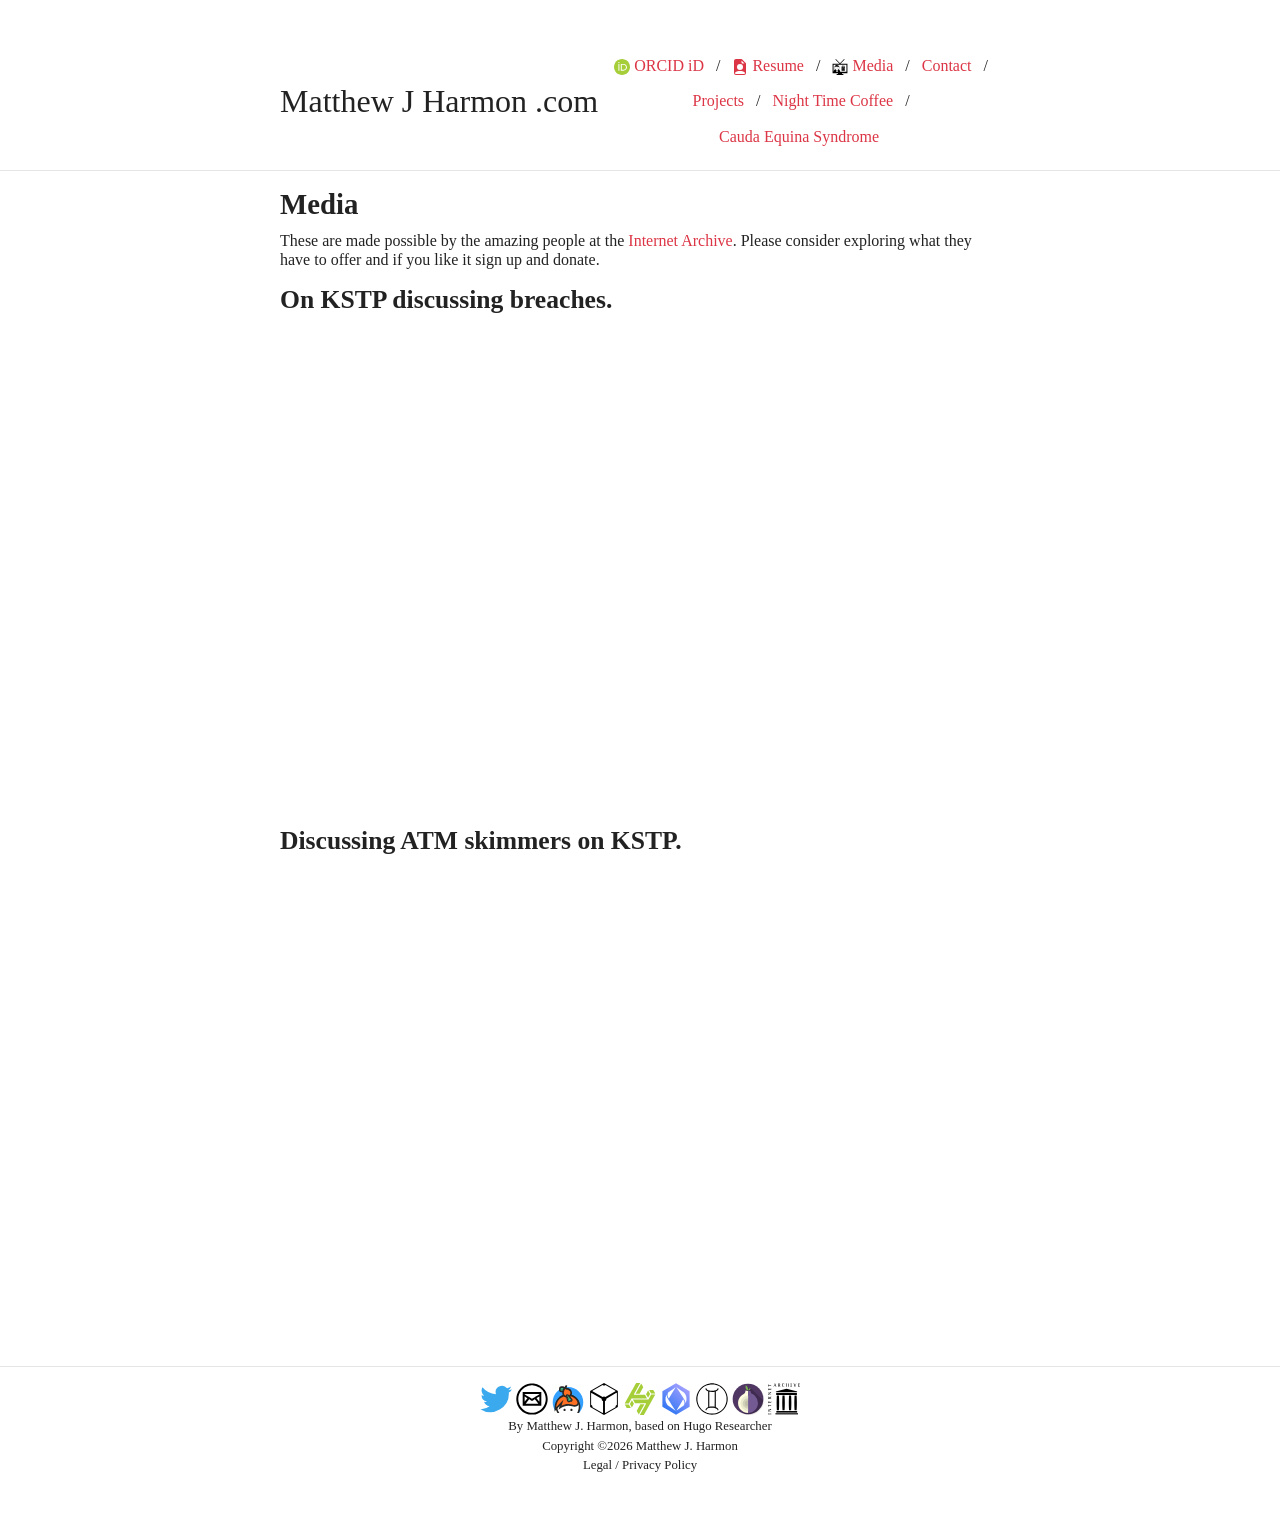
<file: media/index.html>
<!DOCTYPE html>
<html lang=""><head>
    <meta charset="utf-8">
    <meta name="viewport" content="width=device-width, initial-scale=1, shrink-to-fit=no">

    <title>Media</title>
    <meta name="description" content="Biography website.">
    <meta name="author" content='Matthew J. Harmon'>
    <meta name="google-site-verification" content="fUZ8xpKvzC1luDBbe61cymCzd8DZavZwjsxjmU2EA1nc" />


    
        <link rel="icon" type="image/ico" href="https://matthewjharmon.com/favicon.svg">
    

    <link rel="stylesheet" href="/css/purify.css" >

    
    <link rel="stylesheet" href="/sass/site.min.css"> 

    
        
    
</head>

    <body><div class="container mt-5">
    <nav class="navbar navbar-expand-sm flex-column flex-sm-row text-nowrap p-0">
        <a class="navbar-brand mx-0 mr-sm-auto" href="https://matthewjharmon.com" title="Matthew J Harmon .com">
          
          Matthew J Harmon .com
        </a>
        <div class="navbar-nav flex-row flex-wrap justify-content-center">
            
                
                
                    <a class="nav-item nav-link" href="https://orcid.org/0000-0003-1632-8927" title=" ORCID iD">
                        <svg width="1em" height="1em" version="1.1" id="Layer_1" xmlns="http://www.w3.org/2000/svg" xmlns:xlink="http://www.w3.org/1999/xlink" x="0px" y="0px" viewBox="0 0 256 256" style="enable-background:new 0 0 256 256;" xml:space="preserve"> <style type="text/css"> .st0{fill:#A6CE39;} .st1{fill:#FFFFFF;} </style> <path class="st0" d="M256,128c0,70.7-57.3,128-128,128C57.3,256,0,198.7,0,128C0,57.3,57.3,0,128,0C198.7,0,256,57.3,256,128z"/> <g> <path class="st1" d="M86.3,186.2H70.9V79.1h15.4v48.4V186.2z"/> <path class="st1" d="M108.9,79.1h41.6c39.6,0,57,28.3,57,53.6c0,27.5-21.5,53.6-56.8,53.6h-41.8V79.1z M124.3,172.4h24.5 c34.9,0,42.9-26.5,42.9-39.7c0-21.5-13.7-39.7-43.7-39.7h-23.7V172.4z"/> <path class="st1" d="M88.7,56.8c0,5.5-4.5,10.1-10.1,10.1c-5.6,0-10.1-4.6-10.1-10.1c0-5.6,4.5-10.1,10.1-10.1 C84.2,46.7,88.7,51.3,88.7,56.8z"/> </g> </svg> ORCID iD
                    </a>
                    
                        <span class="nav-item navbar-text mx-1">/</span>
                    
                
                    <a class="nav-item nav-link" href="/mjh_resume.pdf" title="Resume">
                        <svg width="1em" height="1em" viewBox="0 0 16 16" class="bi bi-file-earmark-person-fill" fill="currentColor" xmlns="http://www.w3.org/2000/svg"><path fill-rule="evenodd" d="M2 2a2 2 0 0 1 2-2h5.293A1 1 0 0 1 10 .293L13.707 4a1 1 0 0 1 .293.707V14a2 2 0 0 1-2 2H4a2 2 0 0 1-2-2V2zm7.5 1.5v-2l3 3h-2a1 1 0 0 1-1-1zM11 8a3 3 0 1 1-6 0 3 3 0 0 1 6 0zm2 5.755S12 12 8 12s-5 1.755-5 1.755V14a1 1 0 0 0 1 1h8a1 1 0 0 0 1-1v-.245z"/></svg> Resume
                    </a>
                    
                        <span class="nav-item navbar-text mx-1">/</span>
                    
                
                    <a class="nav-item nav-link" href="/media/index.html" title="Media">
                         <svg version="1.1" id="Capa_1" xmlns="http://www.w3.org/2000/svg" xmlns:xlink="http://www.w3.org/1999/xlink" x="0px" y="0px" width="1em" height="1em" viewBox="0 0 94.071 94.071" style="enable-background:new 0 0 94.071 94.071;" xml:space="preserve"> <g> <path d="M66.188,56.534c0.268,0.265,0.268,0.697,0,0.962c-0.26,0.261-0.69,0.261-0.953,0c-0.258-0.269-0.258-0.697,0-0.962 C65.498,56.273,65.929,56.273,66.188,56.534z M65.715,50.473c0.354,0,0.646-0.287,0.646-0.643c0-0.354-0.292-0.642-0.646-0.642 c-0.35,0-0.642,0.288-0.642,0.642C65.073,50.186,65.365,50.473,65.715,50.473z M71.328,57.013c0,3.098-2.519,5.611-5.613,5.611 c-3.099,0-5.616-2.514-5.616-5.611s2.518-5.611,5.616-5.611C68.81,51.401,71.328,53.915,71.328,57.013z M68.734,60.033 l-2.345-3.695l-3.695-2.341l2.345,3.691L68.734,60.033z M75.233,45.2v22.012c0,0.769-0.63,1.396-1.396,1.396h-1.368v0.413 c0,0.545-0.44,0.99-0.995,0.99c-0.547,0-0.985-0.443-0.985-0.99v-0.413h-9.553v0.413c0,0.545-0.442,0.99-0.99,0.99 c-0.55,0-0.989-0.443-0.989-0.99v-0.413h-1.36c-0.771,0-1.402-0.627-1.402-1.396V45.2c0-0.773,0.632-1.398,1.402-1.398h1.602 v-1.981h1.4v1.981h10.247v-1.981h1.402v1.981h1.604C74.613,43.802,75.233,44.427,75.233,45.2z M72.261,57.013 c0-3.144-2.235-5.775-5.191-6.396c0.132-0.237,0.215-0.502,0.215-0.79c0-0.865-0.703-1.569-1.569-1.569 c-0.867,0-1.57,0.704-1.57,1.569c0,0.288,0.08,0.553,0.215,0.79c-2.963,0.625-5.189,3.257-5.189,6.396 c0,3.608,2.936,6.547,6.545,6.547C69.318,63.56,72.261,60.621,72.261,57.013z M60.598,39.728h10.247v0.818h1.396v-2.213H59.197 v2.213h1.4V39.728L60.598,39.728z M31.444,67.33c-0.298-0.554-0.78-1.011-1.364-1.272c0.219,0.401,0.387,0.832,0.513,1.272H31.444z M29.485,65.866c-0.145-0.035-0.282-0.049-0.437-0.053v1.517h1.117C30.004,66.808,29.777,66.315,29.485,65.866z M30.817,68.815 h0.957c0.004-0.046,0.01-0.082,0.01-0.128c0-0.333-0.06-0.647-0.16-0.944h-0.932C30.758,68.092,30.798,68.45,30.817,68.815z M34.564,54.082c0.89,0,1.609-0.728,1.609-1.608c0-0.892-0.724-1.61-1.609-1.61c-0.886,0-1.609,0.721-1.609,1.61 C32.953,53.354,33.678,54.082,34.564,54.082z M27.281,68.815h1.355v-1.072h-1.231C27.332,68.092,27.294,68.45,27.281,68.815z M28.892,61.812c1.82,0,3.368-0.707,4.025-1.704c-0.949,0.632-2.389,1.042-4.025,1.042c-1.634,0-3.081-0.41-4.029-1.042 C25.518,61.105,27.075,61.812,28.892,61.812z M23.211,54.082c0.891,0,1.609-0.728,1.609-1.608c0-0.892-0.721-1.61-1.609-1.61 c-0.888,0-1.607,0.721-1.607,1.61C21.606,53.354,22.322,54.082,23.211,54.082z M30.266,67.743h-1.217v1.072h1.353 C30.39,68.45,30.348,68.092,30.266,67.743z M30.123,71.484c0.042,0,0.068,0.011,0.086,0.021c0.012,0.014,0.024,0.027,0.024,0.048 c0,0.018-0.004,0.031-0.012,0.05c0,0.014-0.012,0.05-0.035,0.101l-0.173,0.456l-0.198-0.511c-0.021-0.064-0.035-0.101-0.035-0.116 c0-0.01,0.004-0.023,0.004-0.032c0.015-0.005,0.02-0.016,0.031-0.016c0.018-0.005,0.049-0.01,0.08-0.01v-0.031h-0.525v0.031 c0.033,0,0.06,0.005,0.078,0.014c0.018,0.007,0.032,0.025,0.049,0.044c0.007,0.024,0.032,0.068,0.054,0.13l0.044,0.114 l-0.167,0.405l-0.214-0.52c-0.029-0.068-0.042-0.105-0.042-0.13c0-0.019,0.005-0.032,0.027-0.044 c0.01-0.009,0.031-0.014,0.064-0.014v-0.031h-0.461v0.031c0.029,0.005,0.054,0.014,0.069,0.034 c0.018,0.019,0.042,0.071,0.072,0.158l0.358,0.88h0.03l0.29-0.693l0.269,0.693h0.037l0.336-0.89 c0.033-0.077,0.049-0.114,0.049-0.123c0.009-0.019,0.019-0.036,0.038-0.046c0.018-0.009,0.028-0.018,0.049-0.018v-0.023h-0.28 L30.123,71.484L30.123,71.484z M30.94,71.862c-0.096-0.05-0.147-0.07-0.177-0.091c-0.033-0.027-0.055-0.05-0.068-0.071 c-0.009-0.024-0.022-0.048-0.022-0.065c0-0.039,0.018-0.068,0.046-0.103c0.037-0.027,0.081-0.044,0.132-0.044 c0.068,0,0.141,0.03,0.192,0.082c0.063,0.051,0.108,0.13,0.117,0.222h0.038l-0.012-0.36h-0.025 c-0.004,0.029-0.009,0.048-0.021,0.062c-0.009,0.007-0.019,0.012-0.032,0.012c-0.017,0-0.042-0.012-0.073-0.025 c-0.042-0.022-0.065-0.032-0.091-0.036c-0.032-0.014-0.067-0.019-0.109-0.019c-0.091,0-0.166,0.032-0.236,0.091 c-0.06,0.06-0.096,0.137-0.096,0.224c0,0.051,0.011,0.096,0.036,0.137c0.022,0.051,0.056,0.082,0.104,0.117 c0.04,0.038,0.114,0.075,0.21,0.123c0.068,0.034,0.122,0.063,0.147,0.086c0.021,0.021,0.044,0.044,0.057,0.062 c0.009,0.025,0.023,0.051,0.023,0.078c0,0.048-0.018,0.077-0.049,0.114c-0.038,0.034-0.087,0.048-0.145,0.048 c-0.078,0-0.145-0.032-0.214-0.089c-0.064-0.06-0.113-0.146-0.14-0.265h-0.031v0.41h0.031c0.009-0.019,0.022-0.041,0.044-0.046 c0.014-0.016,0.025-0.021,0.049-0.021c0.009,0,0.032,0.005,0.056,0.021c0.044,0.019,0.082,0.027,0.116,0.037 c0.033,0.004,0.054,0.009,0.089,0.009c0.109,0,0.201-0.032,0.269-0.101c0.074-0.059,0.109-0.141,0.109-0.228 c0-0.073-0.026-0.135-0.068-0.188C31.154,71.99,31.065,71.917,30.94,71.862z M28.554,72.396c-0.063,0.05-0.143,0.073-0.243,0.073 h-0.062c-0.033,0-0.049-0.01-0.063-0.019c-0.02-0.005-0.024-0.014-0.028-0.032c-0.009-0.016-0.014-0.048-0.014-0.107v-0.305 c0.049,0,0.091,0.009,0.119,0.024c0.033,0.01,0.049,0.037,0.068,0.075c0.022,0.039,0.036,0.092,0.049,0.148h0.023v-0.563h-0.023 c-0.015,0.08-0.033,0.148-0.068,0.191c-0.023,0.048-0.074,0.062-0.145,0.062h-0.022v-0.438h0.114c0.078,0,0.141,0.005,0.163,0.009 c0.051,0.019,0.094,0.046,0.122,0.078c0.033,0.031,0.049,0.087,0.063,0.164h0.031v-0.311h-0.892v0.027h0.034 c0.036,0,0.064,0.01,0.078,0.025c0.014,0.014,0.027,0.022,0.03,0.048c0.005,0.009,0.005,0.036,0.005,0.087v0.712 c0,0.048,0,0.086-0.008,0.1c-0.009,0.014-0.023,0.032-0.032,0.041c-0.017,0.01-0.049,0.014-0.073,0.014h-0.034v0.032h0.925 l0.049-0.345h-0.031C28.658,72.284,28.62,72.355,28.554,72.396z M27.51,66.153c-0.498,0.267-0.902,0.68-1.168,1.177h0.733 C27.183,66.924,27.328,66.525,27.51,66.153z M28.638,67.33v-1.517c-0.18,0.018-0.35,0.053-0.53,0.096 c-0.259,0.444-0.465,0.926-0.606,1.421H28.638z M26.868,68.815c0.012-0.365,0.049-0.726,0.114-1.072h-0.827 c-0.096,0.297-0.154,0.616-0.154,0.944c0,0.046,0.004,0.082,0.009,0.123L26.868,68.815L26.868,68.815z M27.314,71.484 c0.053-0.005,0.1,0.016,0.123,0.048c0.021,0.024,0.031,0.063,0.031,0.13v0.465l-0.535-0.67h-0.374v0.031 c0.031,0,0.051,0.005,0.073,0.014c0.014,0.01,0.032,0.032,0.054,0.055l0.022,0.032v0.762c0,0.053-0.014,0.101-0.034,0.119 c-0.026,0.027-0.064,0.036-0.122,0.036v0.036h0.379v-0.036h-0.026c-0.044,0-0.07-0.005-0.096-0.032 c-0.032-0.022-0.049-0.059-0.049-0.123v-0.688l0.729,0.898h0.028v-0.898c0-0.048,0.005-0.087,0.014-0.105 c0.009-0.024,0.022-0.038,0.04-0.05c0.014-0.005,0.049-0.019,0.091-0.022v-0.027h-0.348V71.484L27.314,71.484z M58.851,84.267 v4.202h8.002v5.603H27.231v-5.603h8.008v-4.202H3.343V27.451h41.289L19.923,2.741L22.665,0l24.372,24.381L71.419,0l2.742,2.741 L49.45,27.451h41.278v56.815H58.851z M15.443,52.469c-0.056,0.023-0.325-0.812-0.507-2.075c-0.037,0.022-0.058,0.055-0.091,0.091 c-0.105,0.092-0.208,0.196-0.294,0.314c-0.011,0.014-0.018,0.037-0.029,0.046c-0.098,0.155-0.196,0.317-0.27,0.502 c-0.014,0.021-0.018,0.05-0.022,0.073c-0.068,0.173-0.134,0.347-0.169,0.538c-0.047,0.229-0.067,0.461-0.067,0.712 c0,1.482,0.834,2.687,1.871,2.714c0.017-0.009,0.044-0.014,0.064-0.018c0.027-0.014,0.061-0.023,0.119-0.037 c0.004,0,0.004,0,0.009,0l0.41-0.05l0.132,0.383c0.456,1.355,1.127,2.587,1.96,3.691c0.99,1.305,2.209,2.404,3.604,3.253 c0.502,0.306,1.028,0.57,1.569,0.807c1.601,0.691,3.35,1.079,5.165,1.079c2.212,0,4.324-0.57,6.181-1.576 c0.189-0.101,0.378-0.196,0.559-0.31c1.392-0.842,2.613-1.948,3.609-3.258c0.827-1.1,1.502-2.331,1.955-3.687l0.136-0.383 l0.402,0.05c0.004,0,0.014,0,0.014,0c0.049,0.01,0.077,0.023,0.12,0.037c0.021,0.004,0.047,0.009,0.058,0.018 c1.035-0.027,1.876-1.231,1.876-2.714c0-0.244-0.024-0.483-0.068-0.712c-0.042-0.191-0.098-0.369-0.163-0.538 c-0.015-0.023-0.017-0.053-0.028-0.073c-0.072-0.185-0.168-0.349-0.275-0.502c-0.01-0.009-0.013-0.032-0.024-0.046 c-0.089-0.118-0.192-0.223-0.296-0.314c-0.031-0.036-0.056-0.068-0.091-0.091c-0.18,1.264-0.444,2.094-0.502,2.075 c0.025-0.036,0.004-0.21-0.058-0.465c-0.12,0.292-0.22,0.475-0.249,0.465c0.068-0.118,0.01-0.985-0.402-2.08 c-0.684-1.313-1.928-2.98-3.95-4.23c-1.109-0.486-2.485-0.764-4.19-0.705c-0.706,0.027-1.439,0.083-2.262,0.242 c-2.856,0.528-4.358,1.016-7.327-1.037c-0.131,0.038-0.243,0.078-0.378,0.105c-5.597,1.299-7.649,5.775-8.026,7.24 C15.434,52.259,15.412,52.438,15.443,52.469z M23.723,74.468h3.66l-0.044-0.717h-1.417v-3.736h0.416 c-0.133-0.244-0.234-0.511-0.278-0.789h0.815c0.014,0.263,0.049,0.529,0.083,0.789h0.418c-0.04-0.26-0.072-0.526-0.082-0.789h1.346 v0.789h0.417v-0.789h1.352c-0.007,0.265-0.034,0.531-0.072,0.789h0.416c0.042-0.258,0.063-0.529,0.078-0.789h0.909 c-0.049,0.283-0.149,0.543-0.276,0.789h0.406v3.739h-1.415l-0.047,0.718h4.663v-10.42c-1.881,0.925-3.98,1.436-6.174,1.436 c-1.808,0-3.56-0.345-5.173-0.99v9.971H23.723z M31.529,73.428v-3.08h-5.274v3.075h5.274V73.428z M84.916,74.468V33.265H9.162 v41.207h0.669c0.298-5.989,3.327-11.259,7.898-14.553c-0.804-1.062-1.464-2.24-1.944-3.531c-1.546-0.073-2.792-1.711-2.792-3.718 c0-1.524,0.739-2.833,1.82-3.386c-0.187-2.448,0.105-5.835,2.25-8.404c1.109-1.318,2.556-2.351,4.029-3 c-0.684-0.227-1.236-0.271-1.236-0.271c1.103-1.427,2.538-0.716,2.538-0.716c0.326-2.09,2.029-2.915,2.029-2.915 c-0.275,1.053-0.402,1.906-0.439,2.599c5.001-2.793,9.865-1.411,15.286,2.647c3.94,2.945,3.967,7.347,3.666,10.042 c1.1,0.54,1.857,1.856,1.857,3.403c0,2-1.248,3.645-2.794,3.718c-0.48,1.291-1.142,2.469-1.94,3.531 c4.571,3.294,7.601,8.559,7.897,14.553h36.961V74.468z"/> </g> <g> </g> <g> </g> <g> </g> <g> </g> <g> </g> <g> </g> <g> </g> <g> </g> <g> </g> <g> </g> <g> </g> <g> </g> <g> </g> <g> </g> <g> </g> </svg> Media
                    </a>
                    
                        <span class="nav-item navbar-text mx-1">/</span>
                    
                
                    <a class="nav-item nav-link" href="/contact" title="Contact">
                        Contact
                    </a>
                    
                        <span class="nav-item navbar-text mx-1">/</span>
                    
                
                    <a class="nav-item nav-link" href="/projects" title="Projects">
                        Projects
                    </a>
                    
                        <span class="nav-item navbar-text mx-1">/</span>
                    
                
                    <a class="nav-item nav-link" href="https://nighttime.coffee" title="Night Time Coffee">
                        Night Time Coffee
                    </a>
                    
                        <span class="nav-item navbar-text mx-1">/</span>
                    
                
                <a class="nav-item nav-link" href="https://www.caudaequinasyndrome.org/" title="Cauda Equina Syndrome">
                        Cauda Equina Syndrome
                    </a>
 
            
        </div>
    </nav>
</div>
<hr>
<div id="content">
<div class="container">
    <h1 id="media">Media</h1>
<p>These are made possible by the amazing people at the <a href="https://archive.org">Internet Archive</a>. Please consider exploring what they have to offer and if you like it sign up and donate.</p>
<h2 id="on-kstp-discussing-breaches">On KSTP discussing breaches.</h2>
<iframe src="https://web.archive.org/web/20190609105615/http://blog.matthewjharmon.com/2016/06/30/kstp-breach-coverage-with-mjh/index.html" width="700" height="480" frameborder="0" webkitallowfullscreen="true" mozallowfullscreen="true" allowfullscreen></iframe>
<h2 id="discussing-atm-skimmers-on-kstp">Discussing ATM skimmers on KSTP.</h2>
<iframe src="https://web.archive.org/web/20190609122658/http://blog.matthewjharmon.com/2015/06/01/atm-skimming-at-kstp/index.html" width="700" height="480" frameborder="0" webkitallowfullscreen="true" mozallowfullscreen="true" allowfullscreen></iframe>

</div>

        </div><div id="footer" class="mb-5">
    <hr>
    <div class="container text-center">
	<a href="https://twitter.com/mjharmon" alt="mjharmon on twitter"> <svg width="2em" height="2em" xmlns="http://www.w3.org/2000/svg" viewBox="0 0 335 276" fill="#3ba9ee"> <path d="m302 70a195 195 0 0 1 -299 175 142 142 0 0 0 97 -30 70 70 0 0 1 -58 -47 70 70 0 0 0 31 -2 70 70 0 0 1 -57 -66 70 70 0 0 0 28 5 70 70 0 0 1 -18 -90 195 195 0 0 0 141 72 67 67 0 0 1 116 -62 117 117 0 0 0 43 -17 65 65 0 0 1 -31 38 117 117 0 0 0 39 -11 65 65 0 0 1 -32 35"/> </svg></a>
	<a href="mailto:wxe5aix9@duck.com" alt="Email mjharmon via duck.com alias"> <svg width="2em" height="2em" version="1.1" xmlns="http://www.w3.org/2000/svg" xmlns:xlink="http://www.w3.org/1999/xlink" x="0px" y="0px" viewBox="0 0 1000 1000" enable-background="new 0 0 1000 1000" xml:space="preserve"> <g><g transform="translate(0.000000,511.000000) scale(0.100000,-0.100000)"><path d="M4561.4,4973.1c-633.9-65.1-1166.4-214.5-1716-482.6C1613.9,3887.2,698.5,2810.8,302,1495.1C66.5,715.6,35.8-152,215.8-985.1c51.7-237.5,201.1-691.4,300.7-913.6C1003-2975,1838-3831.1,2895.2-4336.7c316-151.3,785.2-308.3,1124.2-377.3l250.9-49.8l792.9,7.6c785.2,5.7,792.9,7.7,1011.2,59.4C7867-4267.7,9215.3-2982.6,9721-1222.6c386.9,1346.4,137.9,2880.5-660.7,4054.5c-812.1,1195.1-2070.3,1959.2-3501,2125.9C5342.8,4984.6,4747.2,4992.3,4561.4,4973.1z M5452,4354.5c655-72.8,1363.6-325.6,1896-679.9c800.6-534.3,1398.1-1300.4,1700.7-2185.2C9307.3,734.8,9355.1-6.4,9196.2-780.1c-166.6-812.1-576.5-1570.5-1168.3-2160.4C7369.1-3601.2,6522.6-4022.6,5586-4158.6c-277.7-42.1-836.9-47.9-1101.2-11.5c-982.5,132.1-1823.3,542-2508.9,1227.6c-1551.3,1547.5-1693,3997-327.5,5707.3c149.4,185.8,467.3,505.6,662.7,660.7c639.7,515.2,1405.8,835,2202.5,925C4726.1,4375.6,5245.1,4377.5,5452,4354.5z"/><path d="M2090.8,141.1v-2125.9h2911.1H7913V141.1v2125.9H5001.9H2090.8V141.1z M7300.1,1631.1c-1.9-13.4-519-346.6-1149.1-741.2c-1089.8-678-1151-714.4-1191.3-687.6c-24.9,15.3-542,335.2-1149.1,712.5c-609,377.3-1107,699-1107,712.5c0,23,352.4,26.8,2298.2,26.8C6829,1654.1,7300.1,1648.3,7300.1,1631.1z M7296.3-345.4l-5.7-408l-429,543.9c-262.4,335.2-421.3,551.6-409.8,563.1c9.6,9.6,201.1,132.1,427.1,273.9l411.8,256.6l5.7-409.9C7298.2,248.3,7298.2-119.4,7296.3-345.4z M3144.2,606.5c231.7-143.6,421.3-266.2,421.3-272c0-11.5-800.6-1038-844.6-1084c-9.6-9.6-17.2,304.5-17.2,800.5c0,450.1,3.8,817.8,9.6,817.8C2717.1,868.8,2910.5,752,3144.2,606.5z M4576.7-284.1l425.2-264.3l432.8,270.1C5672.2-129,5879.1-6.4,5892.5-4.5c15.3,0,268.1-304.5,561.2-678l534.3-679.9l-982.5-5.7c-540.1-1.9-1430.6-1.9-1982.2,0l-999.7,5.7l475,603.3c630.1,802.5,603.3,768,628.2,752.7C4140.1-14.1,4341.2-138.6,4576.7-284.1z"/></g></g> </svg> </a>
	<a href="https://keybase.io/mjharmon" alt="mjharmon on Keybase.io"><svg width="2em" height="2em" xmlns:dc="http://purl.org/dc/elements/1.1/" xmlns:cc="http://creativecommons.org/ns#" xmlns:rdf="http://www.w3.org/1999/02/22-rdf-syntax-ns#" xmlns:svg="http://www.w3.org/2000/svg" xmlns="http://www.w3.org/2000/svg" viewBox="0 0 223.33333 204.89906" height="204.89906" width="223.33333" xml:space="preserve" id="svg4504" version="1.1"><metadata id="metadata4510"><rdf:RDF><cc:Work rdf:about=""><dc:format>image/svg+xml</dc:format><dc:type rdf:resource="http://purl.org/dc/dcmitype/StillImage"/><dc:title/></cc:Work></rdf:RDF></metadata><defs id="defs4508"><clipPath id="clipPath4520" clipPathUnits="userSpaceOnUse"><path id="path4518" d="M 0,600 H 600 V 0 H 0 Z"/></clipPath></defs><g transform="matrix(1.3333333,0,0,-1.3333333,-288.33333,502.44932)" id="g4512"><g id="g4514"><g clip-path="url(#clipPath4520)" id="g4516"><g transform="translate(300,362.4287)" id="g4522"><path id="path4524" style="fill:#33a0ff;fill-opacity:1;fill-rule:nonzero;stroke:none" d="m 0,0 c -44.183,0 -80,-35.817 -80,-80 0,-15.254 4.271,-29.509 11.679,-41.639 l 20.9,22.191 105.783,-0.661 -0.766,-35.407 C 71.467,-121.129 80,-101.562 80,-80 80,-35.817 44.183,0 0,0"/></g><g transform="translate(263.8363,339.6274)" id="g4526"><path id="path4528" style="fill:#3dcc8e;fill-opacity:1;fill-rule:nonzero;stroke:none" d="m 0,0 c -3.899,0.239 -6.887,3.608 -6.66,7.511 l 0.529,8.547 c 0.232,3.739 3.35,6.669 7.097,6.669 0.14,0 0.281,-0.004 0.422,-0.013 L 9.93,22.185 c 1.89,-0.115 3.627,-0.962 4.885,-2.386 1.26,-1.424 1.888,-3.256 1.767,-5.156 L 16.058,6.129 C 16.027,5.637 15.928,5.247 15.867,5.034 L 15.563,3.547 9.942,-0.615 Z"/></g><g transform="translate(264.8025,366.6468)" id="g4530"><path id="path4532" style="fill:#282828;fill-opacity:1;fill-rule:nonzero;stroke:none" d="m 0,0 c -6.01,0 -11.009,-4.698 -11.381,-10.696 l -0.529,-8.532 -10e-4,-0.016 -0.001,-0.015 c -0.364,-6.259 4.43,-11.662 10.686,-12.045 l 8.375,-0.518 3.123,-0.193 2.515,1.862 3.042,2.251 2.643,1.957 0.607,2.967 c 0.12,0.455 0.25,1.068 0.297,1.818 l 0.524,8.522 c 0.192,3.045 -0.817,5.98 -2.839,8.266 -2.013,2.278 -4.8,3.638 -7.843,3.823 L 0.7,-0.021 H 0.688 L 0.675,-0.02 C 0.451,-0.007 0.224,0 0,0 m 6.378,-18.621 0.314,5.075 -5.076,0.314 -0.315,-5.076 5.077,-0.313 M 0,-8.585 c 0.056,0 0.113,-0.002 0.17,-0.005 l 8.528,-0.529 c 0.747,-0.045 1.436,-0.38 1.933,-0.943 0.5,-0.565 0.749,-1.29 0.701,-2.041 l -0.525,-8.524 c -0.008,-0.132 -0.061,-0.248 -0.086,-0.374 l -3.042,-2.252 -8.38,0.518 c -1.546,0.095 -2.73,1.43 -2.64,2.977 l 0.529,8.531 c 0.092,1.489 1.327,2.642 2.812,2.642"/></g><g transform="translate(300,320.9623)" id="g4534"><path id="path4536" style="fill:#ffffff;fill-opacity:1;fill-rule:nonzero;stroke:none" d="m 0,0 c -33.402,0 -60.48,-27.078 -60.48,-60.48 0,-12.421 3.746,-23.965 10.167,-33.569 H 52.742 c 5.424,9.907 7.738,21.637 7.738,33.569 C 60.48,-29.566 33.402,0 0,0"/></g><g transform="translate(299.9999,325.255)" id="g4538"><path id="path4540" style="fill:#282827;fill-opacity:1;fill-rule:nonzero;stroke:none" d="m 0,0 c -35.716,0 -64.773,-29.057 -64.773,-64.773 0,-12.28 3.436,-23.774 9.396,-33.569 h 10.347 c -7.005,9.372 -11.157,20.995 -11.157,33.569 0,30.982 25.205,56.188 56.187,56.188 14.716,0 28.811,-6.161 39.688,-17.348 10.486,-10.783 16.5,-24.94 16.5,-38.84 0,-9.517 -1.572,-22.45 -8.405,-33.569 h 9.799 c 4.729,9.519 7.191,20.9 7.191,33.569 0,16.116 -6.899,32.454 -18.929,44.826 C 33.336,-7.084 17.055,0 0,0"/></g><g transform="translate(287.7891,242.9254)" id="g4542"><path id="path4544" style="fill:#282827;fill-opacity:1;fill-rule:nonzero;stroke:none" d="m 0,0 c 0,-3.207 -2.599,-5.806 -5.806,-5.806 -3.207,0 -5.806,2.599 -5.806,5.806 0,3.207 2.599,5.806 5.806,5.806 C -2.599,5.806 0,3.207 0,0"/></g><g transform="translate(323.8228,242.9254)" id="g4546"><path id="path4548" style="fill:#282827;fill-opacity:1;fill-rule:nonzero;stroke:none" d="m 0,0 c 0,-3.207 -2.599,-5.806 -5.806,-5.806 -3.207,0 -5.806,2.599 -5.806,5.806 0,3.207 2.599,5.806 5.806,5.806 C -2.599,5.806 0,3.207 0,0"/></g><g transform="translate(234.0117,245.2287)" id="g4550"><path id="path4552" style="fill:#ff6f21;fill-opacity:1;fill-rule:nonzero;stroke:none" d="M 0,0 32.228,34.18 24.471,9.861 c 25.161,18.31 51.575,15.415 70.174,9.953 19.741,-5.796 33.562,11.639 20.032,30.238 C 108.248,58.891 99.429,66.23 89.412,70.681 63.139,82.352 36.724,75.547 18.905,57.547 0.029,38.479 0,17.33 0,0"/></g><g transform="translate(296.9716,317.3886)" id="g4554"><path id="path4556" style="fill:#282827;fill-opacity:1;fill-rule:nonzero;stroke:none" d="m 0,0 c -3.741,0 -7.456,-0.373 -11.107,-1.124 -11.135,-2.29 -21.473,-7.999 -29.897,-16.509 -13.993,-14.135 -16.901,-29.306 -17.505,-43.549 l 37.603,39.881 -9.955,-31.208 c 18.708,9.781 40.099,11.228 63.755,4.282 7.528,-2.21 14.351,-0.535 17.808,4.371 3.551,5.041 2.633,12.227 -2.456,19.223 -6.081,8.36 -14.44,15.189 -23.537,19.231 C 16.641,-1.818 8.259,0 0,0 m -67.252,-82.97 v 10.81 c 0,17.917 0,40.215 20.146,60.567 9.62,9.717 21.47,16.245 34.269,18.878 13.474,2.772 27.662,1.098 41.032,-4.841 10.453,-4.644 20.04,-12.467 26.994,-22.026 7.243,-9.958 8.213,-21.154 2.531,-29.218 -5.555,-7.885 -16.247,-10.892 -27.245,-7.664 -25.364,7.448 -47.718,4.317 -66.438,-9.306 l -10.6,-7.713 6.005,18.825 z"/></g><g transform="translate(315.4395,324.1835)" id="g4558"><path id="path4560" style="fill:#ff6f21;fill-opacity:1;fill-rule:nonzero;stroke:none" d="m 0,0 c -3.821,-9.956 -14.901,-15.515 -25.167,-12.625 -11.566,3.257 -17.673,12.552 -16.207,24.342 1.459,11.725 9.382,22.005 18.515,34.677 -7.502,-15.969 -1.129,-17.465 0.887,-17.385 1.992,0.079 4.9,-0.261 9.039,-1.634 C -1.656,23.632 4.305,11.218 0,0"/></g><g transform="translate(285.8294,353.465)" id="g4562"><path id="path4564" style="fill:#282827;fill-opacity:1;fill-rule:nonzero;stroke:none" d="m 0,0 c -3.962,-6.212 -6.744,-11.986 -7.504,-18.094 -1.203,-9.673 3.698,-17.03 13.111,-19.68 8.172,-2.301 16.954,2.105 19.996,10.03 1.649,4.298 1.477,8.947 -0.484,13.091 -1.963,4.148 -5.441,7.228 -9.794,8.672 -3.82,1.268 -6.198,1.469 -7.516,1.419 C 4.85,-4.678 2.119,-3.3 0.509,-0.872 0.323,-0.592 0.153,-0.302 0,0 m 9.977,-46.963 c -2.226,0 -4.475,0.299 -6.697,0.925 -6.666,1.877 -11.993,5.587 -15.404,10.729 -3.401,5.126 -4.749,11.445 -3.9,18.275 1.5,12.057 8.931,22.329 17.535,34.223 0.58,0.802 1.166,1.612 1.758,2.433 l 7.367,-4.335 C 7,7.546 7.417,4.68 7.608,4.026 c 2.925,0.089 6.431,-0.534 10.421,-1.858 6.601,-2.191 11.875,-6.86 14.85,-13.149 2.974,-6.284 3.236,-13.33 0.739,-19.839 C 29.83,-40.689 20.172,-46.963 9.977,-46.963"/></g><g transform="translate(304.5916,286.1613)" id="g4566"><path id="path4568" style="fill:#3dcc8e;fill-opacity:1;fill-rule:nonzero;stroke:none" d="m 0,0 c -1.503,0 -2.911,0.668 -3.861,1.832 l -2.888,3.537 c -1.674,2.05 -1.434,5.049 0.501,6.811 -0.625,0.306 -1.184,0.747 -1.638,1.303 l -0.659,0.807 c -1.734,2.123 -1.417,5.26 0.705,6.993 l 0.415,0.339 -4.23,5.192 c -1.881,2.304 -1.536,5.713 0.77,7.597 0.967,0.788 2.179,1.219 3.417,1.219 1.626,0 3.151,-0.722 4.182,-1.982 L 14.757,11.441 C 16.635,9.14 16.29,5.731 13.984,3.847 13.348,3.327 12.586,2.953 11.784,2.768 11.386,2.676 10.976,2.63 10.567,2.63 v 0 C 9.161,2.63 7.832,3.169 6.831,4.128 L 3.15,1.123 C 2.263,0.399 1.144,0 0,0"/></g><g transform="translate(304.0229,322.0345)" id="g4570"><path id="path4572" style="fill:#282828;fill-opacity:1;fill-rule:nonzero;stroke:none" d="m 0,0 c -1.701,2.078 -4.216,3.269 -6.899,3.269 -2.044,0 -4.044,-0.712 -5.631,-2.004 -3.814,-3.116 -4.382,-8.741 -1.275,-12.547 l 2.35,-2.885 c -1.726,-2.968 -1.539,-6.824 0.758,-9.637 l 0.442,-0.542 c -1.039,-2.741 -0.63,-5.95 1.354,-8.379 l 2.888,-3.538 c 1.619,-1.984 4.018,-3.122 6.581,-3.122 1.952,0 3.86,0.679 5.372,1.914 l 1.73,1.412 c 1.082,-0.455 2.257,-0.697 3.466,-0.697 0.674,0 1.349,0.077 2.006,0.229 1.324,0.305 2.58,0.921 3.633,1.781 3.805,3.109 4.373,8.734 1.267,12.54 L 0.017,-0.021 Z m -6.899,-3.755 c 0.547,0 1.09,-0.238 1.464,-0.696 L 12.6,-26.647 c 0.66,-0.809 0.539,-1.999 -0.269,-2.659 -0.233,-0.19 -0.496,-0.314 -0.769,-0.377 -0.14,-0.033 -0.283,-0.049 -0.426,-0.049 -0.548,0 -1.091,0.237 -1.465,0.695 l -1.796,2.213 -6.377,-5.205 c -0.273,-0.224 -0.602,-0.332 -0.93,-0.332 -0.426,0 -0.849,0.185 -1.14,0.541 l -2.888,3.537 c -0.508,0.622 -0.415,1.538 0.207,2.046 l 6.408,5.231 -2.618,3.228 -3.17,-2.59 c -0.26,-0.211 -0.572,-0.314 -0.882,-0.314 -0.404,0 -0.805,0.175 -1.081,0.512 l -0.66,0.809 c -0.509,0.623 -0.417,1.541 0.206,2.05 l 3.133,2.558 -6.447,7.913 c -0.66,0.808 -0.539,1.998 0.269,2.658 0.353,0.287 0.776,0.427 1.196,0.427"/></g></g></g></g></svg> </a>
	<a href="https://ipfs.matthewjharmon.com" alt="Site on Inter-Planetary File System"><svg role="img" width="2em" height="2em" xmlns="http://www.w3.org/2000/svg" viewBox="0 0 24 24"><title>IPFS icon</title><path d="M12 0L1.608 6v12L12 24l10.392-6V6zm-1.073 1.445h.001a1.8 1.8 0 002.138 0l7.534 4.35a1.794 1.794 0 000 .403l-7.535 4.35a1.8 1.8 0 00-2.137 0l-7.536-4.35a1.795 1.795 0 000-.402zM21.324 7.4c.109.08.226.147.349.201v8.7a1.8 1.8 0 00-1.069 1.852l-7.535 4.35a1.8 1.8 0 00-.349-.2l-.009-8.653a1.8 1.8 0 001.07-1.851zm-18.648.048l7.535 4.35a1.8 1.8 0 001.069 1.852v8.7c-.124.054-.24.122-.349.202l-7.535-4.35a1.8 1.8 0 00-1.069-1.852v-8.7c.124-.054.24-.122.35-.202z"/></svg></a>
	<a href="http://www.mjharmon.hns.to" alt="mjharmon on Handshake Name Service"><svg width="2em" height="2em" version="1.1" id="Layer_1" xmlns="http://www.w3.org/2000/svg" xmlns:xlink="http://www.w3.org/1999/xlink" x="0px" y="0px" viewBox="0 0 2000 2088.9" style="enable-background:new 0 0 2000 2088.9;" xml:space="preserve"> <style type="text/css"> .st0{fill-rule:evenodd;clip-rule:evenodd;} </style> <path class="st0" d="M1726.6,681.4l-129.8-230.6l251.5,0.1c6.7,0,14.6,4.5,18.2,10.5c4,6.6,24.4,40.3,49,80.7 c29.4,48.4,64.5,106.3,84.6,139.3H1726.6z M1261.4,2078c-6.1,10.9-14,10.9-16.6,10.9h-102.8c-54.4,0-117.1-0.1-154.5-0.1 l399.6-717.4c10.4-18.5,3.7-42-14.8-52.3c-5.7-3.2-12.1-4.9-18.6-4.9l0,0l-681,0.9l-135.5-234.5h992c0.1,0,0.2,0,0.3,0s0.2,0,0.3,0 c0.6,0,1.1-0.2,1.6-0.2c2.2-0.1,4.4-0.4,6.6-0.9c1.6-0.4,3.3-0.9,4.8-1.5c0.8-0.3,1.7-0.7,2.5-1c7.7-3.3,14.1-9.1,18.2-16.5 L1727,758.2h270L1261.4,2078z M921.1,2050.7c-8.7-14.3-20-32.9-32.3-53.1c-41.3-68.2-94.2-155.5-100.2-165.1 c-2-3.2-2.9-11.1,1.3-18.7c9.6-17.2,190.4-343,234.5-422.4l264.1-0.3L921.1,2050.7z M470.8,1601.8l-131.3-233.2l132.3-248 l132.7,229.7C563.3,1428,498.9,1549.1,470.8,1601.8z M294.6,1638.1c-66.8,0-133.3,0-143,0l0,0c-6.5,0-14.4-4.6-18-10.5l-42.7-70.4 C60.4,1507,21.5,1442.9,0,1407.5h273.4l129.8,230.6C374.9,1638.1,334.8,1638.1,294.6,1638.1L294.6,1638.1z M738.6,11 c6.1-11,14-11,16.5-11h258.3L612.7,717.4c-0.3,0.6-0.5,1.2-0.8,1.9c-0.6,1.2-1.1,2.4-1.6,3.7c-0.4,1.2-0.8,2.4-1.1,3.7 s-0.6,2.3-0.8,3.5c-0.2,1.4-0.4,2.8-0.4,4.3c0,0.6-0.2,1.2-0.2,1.9c0,0.5,0.1,0.9,0.2,1.4c0,1.4,0.2,2.8,0.4,4.2 c0.1,1.2,0.3,2.3,0.6,3.5c0.3,1.2,0.7,2.4,1.1,3.6c0.4,1.2,0.8,2.3,1.3,3.5s1.1,2.2,1.7,3.2s1.2,2.1,2,3.1c0.7,1,1.5,2,2.4,2.9 c0.8,0.9,1.6,1.8,2.5,2.7s1.8,1.5,2.8,2.3c1.1,0.8,2.2,1.6,3.3,2.3c0.4,0.3,0.8,0.6,1.2,0.9s0.9,0.3,1.4,0.6c2,1,4.1,1.9,6.2,2.5 c0.8,0.2,1.5,0.5,2.3,0.7c2.8,0.7,5.7,1.1,8.7,1.1c0,0,0,0,0.1,0h0.1h17c0.1,0,0.2,0,0.2,0l0,0l663.9-0.9 c17.6,30.5,50.4,88,78.3,136.9c21.4,37.6,39.2,68.6,53.2,93h-988c-0.4,0-0.8,0.1-1.3,0.2c-13.9,0.1-26.6,7.9-33.2,20.1l-163.6,306.6 H3.1C120.8,1119.3,730.7,25,738.6,11z M1079.4,39.1l24,39.5c42.1,69.5,101.6,167.6,107.9,177.8c2,3.2,2.9,11.1-1.3,18.7L975.6,697.3 l-264,0.3L1079.4,39.1z M1529.1,486.9l131.3,233.3l-133.9,247.5c-16-27.8-35.8-62.6-54.4-95.2c-36.8-64.4-63.6-111.3-78.7-137.5 C1422.1,682.8,1497.5,544.5,1529.1,486.9z"/> </svg></a>
			<a href="https://mjharmon.eth.link" alt="mjharmon on Ethereum Name Service"><svg width="2em" height="2em" xmlns="http://www.w3.org/2000/svg" xmlns:xlink="http://www.w3.org/1999/xlink" viewBox="0 0 209 209"><defs><style>.cls-1{fill:none;}.cls-2{fill:url(#linear-gradient);}.cls-3{fill:#fff;}</style><linearGradient id="linear-gradient" x1="164.52" y1="30.4" x2="47.89" y2="174.37" gradientUnits="userSpaceOnUse"><stop offset="0" stop-color="#a19fff"/><stop offset="1" stop-color="#3578f3"/></linearGradient></defs><g id="Layer_2" data-name="Layer 2"><g id="Layer_1-2" data-name="Layer 1"><rect class="cls-1" width="209" height="209"/><path id="Path_515" data-name="Path 515" class="cls-2" d="M104.5,1.7,15.6,53.1V155.9l88.9,51.4,88.9-51.4V53.2Z"/><g id="Cxym71.tif"><path class="cls-3" d="M107.6,28.5l2.2,1.5,13,9,21,14.8c3.4,2.3,6.9,4.6,10.2,7.1a43.3,43.3,0,0,1,12.5,14.4,52.1,52.1,0,0,1,5.4,15.2c.3,2.1.5,4.1.7,6.2.3,3.9.3,7.8.3,11.7a43.4,43.4,0,0,1-3.2,15.9c-1,2.5-2.2,5-3.3,7.5a1.2,1.2,0,0,1-.5.7,8.1,8.1,0,0,0,.1-1.6c.3-4.3-.8-8.5-2.2-12.6a53.6,53.6,0,0,0-5.2-10.1L145.7,87c-2.9-4.7-5.8-9.3-8.8-13.9-7.4-11.3-14.8-22.7-22.3-34l-6.7-9.8a2.5,2.5,0,0,0-.4-.7Z"/><path class="cls-3" d="M101.5,180.6l-1.7-1.2L83.2,167.9l-21-14.7-7.6-5.3a40.6,40.6,0,0,1-7.8-7.7,50.2,50.2,0,0,1-9.1-18.9,52.6,52.6,0,0,1-1.2-7.8l-.3-6.2c0-1.7-.1-3.5-.1-5.2a46.3,46.3,0,0,1,3.8-18.7l2.7-6a1.3,1.3,0,0,1,.5-.6v.6c-.5,5.8,1.1,11.1,3.4,16.4a96.7,96.7,0,0,0,5,8.9L66,126.3c3.1,5,6.3,10,9.5,15l17.3,26.3,8.6,12.7.2.2Z"/><path class="cls-3" d="M107.4,180.5l.6-1.1,11.6-19.2L133,138.1l17.8-29.6c.8-1.3.8-1.3,1.5,0,1.6,2.9,3.2,5.8,4.7,8.7a30.7,30.7,0,0,1,2.7,10.7,29.5,29.5,0,0,1-2.1,13.8,18.9,18.9,0,0,1-7.1,8.9l-26.2,18.2-16.2,11.4-.6.4Z"/><path class="cls-3" d="M101.7,28.5l-5.3,8.9L84.2,57.6,57.9,101.1a.5.5,0,0,1-.2.4c-.2.3-.3.2-.5-.1L56,99.3a76.2,76.2,0,0,1-4.6-9,31.7,31.7,0,0,1-2-14.3A27.1,27.1,0,0,1,53,64.2a16.1,16.1,0,0,1,4.3-4.7c2.3-1.8,4.8-3.5,7.2-5.1L84.7,40.2,97,31.7l4.6-3.3Z"/></g></g></g></svg></a>
					<a href="gemini://gemini.matthewjharmon.com/" alt="Gemini Network"><svg width="2em" height="2em" version="1.1" xmlns="http://www.w3.org/2000/svg" xmlns:xlink="http://www.w3.org/1999/xlink" x="0px" y="0px" viewBox="0 0 1000 1000" enable-background="new 0 0 1000 1000" xml:space="preserve"> <g><g transform="translate(0.000000,512.000000) scale(0.100000,-0.100000)"><path d="M4654.9,5016.2c-36.4-3.8-149.6-17.3-249.4-28.8c-1051.2-118.9-2090.9-631.1-2869.7-1413.8C755.1,2791,279.3,1826.1,125.9,711.6c-38.4-262.8-32.6-989.8,7.7-1252.6c168.8-1097.3,640.7-2039.1,1404.2-2804.5c776.9-775,1759.1-1260.3,2867.8-1411.8c237.9-32.6,951.5-32.6,1189.3,0c913.1,124.7,1770.6,491.1,2468.8,1053.1c991.8,799.9,1634.4,1945.1,1810.8,3226.5c32.6,235.9,34.5,953.4,1.9,1179.7c-161.1,1137.5-631.1,2089-1415.7,2875.5c-767.3,767.3-1720.7,1245-2798.8,1404.2C5477.9,5008.5,4793,5033.5,4654.9,5016.2z M5710,4636.4c809.5-138.1,1461.7-416.3,2100.5-899.7c205.3-155.4,573.6-517.9,750-734.7c500.7-621.5,834.5-1385,961.1-2194.5c48-310.8,48-1070.4,0-1381.2c-120.8-771.2-410.5-1459.8-880.5-2090.9c-174.6-234-625.4-684.8-859.4-859.4c-631.1-470-1319.8-759.6-2090.9-880.5c-310.8-47.9-1070.4-47.9-1381.2,0c-1308.3,203.3-2438.1,932.3-3151.7,2027.6c-347.2,535.2-564,1110.7-679.1,1793.6C429-284,429,514,478.8,817.1c168.8,1028.2,608.1,1878,1329.4,2582c423.9,412.4,861.3,704,1392.7,926.5c435.5,182.2,822.9,280.1,1358.1,345.3C4722.1,4690.1,5535.4,4665.1,5710,4636.4z"/><path d="M3066.6,3483.5c-76.7-32.6-107.4-105.5-92.1-220.6c36.4-268.6,312.7-537.1,727-709.8l109.3-46V30.6v-2476.5l-94-34.5c-122.8-44.1-360.6-180.3-470-268.6c-172.6-143.9-306.9-416.2-272.4-556.3c19.2-80.5,78.6-126.6,163.1-126.6c61.4,0,84.4,11.5,124.7,59.5c28.8,32.6,49.9,82.5,49.9,113.2c0,134.3,120.8,283.9,316.5,393.3c117,65.2,500.7,184.2,709.8,220.6c228.3,38.4,656.1,55.6,936.1,38.4c337.6-23,439.3-40.3,742.4-126.6c274.3-78.7,435.5-161.2,550.6-280.1c86.3-88.2,120.8-159.2,120.8-245.5c0-30.7,21.1-80.6,49.9-113.2c90.2-107.4,253.2-69,287.7,67.1c34.5,140-99.7,412.4-272.4,556.3c-109.3,88.3-347.2,224.5-470,268.6l-94,34.5V30.6v2476.5l130.4,53.7c391.3,159.2,669.5,439.3,705.9,705.9c15.4,113.2-15.3,184.1-95.9,216.8c-120.8,51.8-241.7-34.5-241.7-172.6c0-128.5-143.9-291.6-349.1-395.2c-163.1-82.5-537.1-184.2-798-218.7c-118.9-15.3-362.6-28.8-541-28.8c-178.4,0-422,13.4-541,28.8c-262.8,34.5-634.9,136.2-799.9,218.7c-207.2,105.5-347.2,264.7-347.2,395.2c0,78.6-49.9,157.3-117,180.3c-34.5,11.5-61.4,21.1-63.3,21.1C3129.9,3510.3,3101.1,3498.8,3066.6,3483.5z M4463.1,2349.8c366.4-48,1058.9-26.9,1333.2,42.2l48,11.5V30.6c0-2071.7-3.8-2371-28.8-2363.3c-105.5,42.2-477.6,76.7-815.3,76.7c-337.6,0-709.8-34.5-815.3-76.7c-24.9-7.7-28.8,291.6-28.8,2363.3v2372.9l53.7-13.4C4238.7,2382.4,4351.8,2365.1,4463.1,2349.8z"/></g></g>
</svg>
<a href="http://sbxxisw2wymo7algfdzmzqclgpxb52uigrxv2gsvqbosgr737giuoaqd.onion/" alt="Onion Service"><svg xmlns="http://www.w3.org/2000/svg" xmlns:xlink="http://www.w3.org/1999/xlink" version="1.1" x="0" y="0" width="2em" height="2em" viewBox="0 0 990 990" enable-background="new 0 0 990 990"> <circle id="main-circle-drop-shadow" cx="532" cy="532" r="475" fill="#000" fill-opacity=".1" transform="translate(-17,-17)" /> <circle id="main-circle" cx="512" cy="512" r="475" fill="#4f3663" transform="translate(-17,-17)" /> <path id="onion-drop-shadow" fill="#000" fill-opacity=".2" d="m957.5 596c3.4-16.6 5.9-33.7 7.5-51.3L572.3 152 541.1 182 472.4 113.3 439.1 195.1 490.5 246.5 273.5 833.1 400.8 960.4c21.5 4.1 43.1 6.7 65.2 7.9 0.4 0.1 0.8 0.1 1.2 0.1 0.2 0 0.3 0 0.4 0 8.5 0.5 16.6 0.7 24.5 0.7q1.5 0 3 0c10.3 0 20.5-0.3 30.1-0.8 2.5-0.1 4.8-0.3 7-0.4 20.2-1.4 39.9-4 58.7-7.7 8-1.5 15.8-3.3 23.4-5.1 80.8-20.3 152.2-61.6 214.7-124.1 6.1-6.1 12-12.2 17.5-18.3 39.9-43.8 69.8-91.6 89.9-143.5 9.1-23.4 16.2-47.7 21.3-73z" /> <g id="onion" transform="translate(-17,-17)"> <path id="first-layer" fill="#fdfcdf" d="m433.1 252.1 0 13.4c-1.7 42.1-20 72.8-54.8 92.2-3 1.5-6.1 3-9.1 4.7-26.7 14.2-51.7 32.9-74.8 56-60.1 60.2-90.2 132.8-90.2 217.8 0 85.1 30.1 157.7 90.2 217.8 60.2 60.2 132.8 90.2 217.8 90.2 1.5 0 2.9 0 4.1 0l0 0 0-64.4c0-151.1 0-428.3 0-614l0 0c-28.7-2.2-56.4-7.8-83.1-13.6z" /> <circle id="second-layer" fill="#eaeace" cx="512" cy="645" r="235" d="M 747,645 C 747,774.78692 641.78692,880 512,880 382.21308,880 277,774.78692 277,645 277,515.21308 382.21308,410 512,410 c 129.78692,0 235,105.21308 235,235 z" /> <circle id="third-layer" fill="#d1d1b8" cx="512" cy="648" r="162" d="m 674,648 c 0,89.47013 -72.52987,162 -162,162 -89.47013,0 -162,-72.52987 -162,-162 0,-89.47013 72.52987,-162 162,-162 89.47013,0 162,72.52987 162,162 z" /> <circle id="fourth-layer" fill="#bfbfa9" cx="512" cy="650" r="94" d="m 606,650 c 0,51.91477 -42.08523,94 -94,94 -51.91477,0 -94,-42.08523 -94,-94 0,-51.91477 42.08523,-94 94,-94 51.91477,0 94,42.08523 94,94 z" /> <path id="half" fill="#735a93" d="m820.1 636.1q0-127.6-90.2-217.8c-23.8-23.8-49.7-43-77.8-57.5-38.1-17.6-58.4-50.5-61-98.6-25.7 4.9-50.6 5.4-74.9 3.6l0 0 0 144.5 0 75.9 0 70.4 0 187.3 0 66 0 70 0 64.4 0 0c83.5-1 154.6-31.1 213.7-90.2 60.2-60.1 90.2-132.7 90.2-217.8z" /> <path id="leafs" fill="#78af52" d="m443.4 84.4c-0.3 1.3-0.7 2.6-0.9 3.7q-31 121.9 65.2 161.7c18.8-62.2-0.9-116-59.3-161.7-1.4-1.1-3.1-2.4-4.8-3.7zM524.4 249.8c-5.4-40.8 16.3-67.9 64.9-80.8-5.3 44.9-26.9 71.8-64.9 80.8" /> </g> </svg></a>

<a href="https://web.archive.org/web/20211106200819/https://matthewjharmon.com/" alt="Archived at Internet Archive"> <svg width="2em" height="2em" version="1.1" xmlns="http://www.w3.org/2000/svg" xmlns:xlink="http://www.w3.org/1999/xlink" x="0px" y="0px" width="599.998px" height="583.111px" viewBox="0 0 599.998 583.111" enable-background="new 0 0 599.998 583.111" xml:space="preserve"> <g id="A"> <g> <path d="M146.564,60.034l-6.583-18.256h-22.381l-6.583,18.256h-5.441L123.042,12.2c0.351-0.878,1.492-4.389,1.492-5.178 c0-3.687-4.038-3.687-6.758-4.125V0.965h16.5l21.416,59.068H146.564z M128.483,12.024l-9.391,25.629h19.397L128.483,12.024z"/> <path d="M221.758,60.034l-15.535-27.296h-5.441v27.296h-9.655V12.901c0-8.426,0-8.776-8.338-10.005V0.965h22.557 c10.62,0,23.785,2.282,23.785,15.71c0,8.865-5.09,13.166-13.429,14.482l16.15,28.876H221.758z M206.662,5.09 c-6.319,0-5.88,2.37-5.88,7.899v15.623h5.002c7.636,0,13.692-2.809,13.692-11.41C219.476,8.513,215,5.09,206.662,5.09z"/> <path d="M287.723,60.911c-20.187,0-25.892-13.077-25.892-31.246c0-16.939,5.617-28.964,24.488-28.964 c5.968,0,11.936,0.79,17.554,2.633l0.526,14.658h-2.545c-0.176-1.843-0.878-3.774-1.843-5.354 c-2.722-4.74-7.286-7.724-12.815-7.724c-13.253,0-15.008,14.57-15.008,24.751c0,10.883,3.335,26.331,17.027,26.331 c5.793,0,10.621-1.141,15.36-4.477v6.056C299.045,60.034,293.778,60.911,287.723,60.911z"/> <path d="M376.778,60.034V31.333h-23.872v28.701h-9.655V12.551c0-7.636-1.404-7.812-8.776-8.601V2.019L352.906,0v27.208h23.872 V0.965h9.655v59.068H376.778z"/> <path d="M420.354,60.034v-2.194c6.583,0,7.461-1.755,7.461-8.163v-37.74c0-6.407-0.878-8.163-7.461-8.163V1.58h24.575v2.194 c-6.582,0-7.46,1.843-7.46,8.163v37.74c0,6.32,0.878,8.163,7.46,8.163v2.194H420.354z"/> <path d="M509.035,60.034h-7.636L484.196,12.2c-2.633-7.373-3.071-7.899-10.619-9.304V0.965h17.026l17.203,48.097h0.175 l16.765-48.097h5.705L509.035,60.034z"/> <path d="M599.734,60.034h-35.02V12.901c0-8.426-0.088-8.688-8.339-10.005V0.965h42.042l0.264,12.99h-2.458 c0-6.583-3.247-8.865-9.479-8.865h-6.847c-4.037,0-5.529,0.088-5.529,4.564V27.12h10.62c5.003,0,6.407-2.282,7.197-6.758h2.457 v18.432h-2.457c0-4.916-2.106-7.548-7.197-7.548h-10.62v19.572c0,4.828,1.054,5.091,5.529,5.091h9.743 c5.968,0,7.46-2.984,7.898-8.602h2.458L599.734,60.034z"/> </g> <rect x="139.201" y="558.561" width="423.263" height="21.705"/> <rect x="155.897" y="516.818" width="390.704" height="30.055"/> <rect x="153.393" y="174.535" width="388.617" height="41.742"/> <polygon points="347.701,101.486 144.21,149.072 155.897,162.012 347.701,162.012 539.506,162.012 551.193,149.072 	"/> <g> <path d="M59.068,583.111h-2.194c0-6.582-1.755-7.46-8.163-7.46H10.971c-6.407,0-8.162,0.878-8.162,7.46H0.614v-24.575h2.194 c0,6.583,1.843,7.461,8.162,7.461h37.741c6.319,0,8.163-0.878,8.163-7.461h2.194V583.111z"/> <path d="M59.068,486.655L9.127,515.619v0.176h49.941v5.529H11.234c-8.25,0-7.899,1.316-9.304,8.776H0v-18.519l47.746-27.648 v-0.175H0v-5.529h59.068V486.655z"/> <path d="M12.989,399.853c-6.846,0-8.864,2.984-8.864,9.567v5.968h54.943v9.655H4.125v6.056c0,6.67,1.931,8.952,8.601,9.479v2.458 L0,442.685v-44.938l12.989-0.351V399.853z"/> <path d="M59.068,327.093v35.021H11.936c-8.426,0-8.688,0.087-10.005,8.338H0v-42.042l12.989-0.263v2.457 c-6.583,0-8.864,3.248-8.864,9.479v6.846c0,4.037,0.088,5.529,4.564,5.529h17.466v-10.62c0-5.002-2.282-6.406-6.758-7.197v-2.457 h18.432v2.457c-4.915,0-7.548,2.106-7.548,7.197v10.62h19.572c4.828,0,5.091-1.053,5.091-5.529v-9.742 c0-5.969-2.984-7.46-8.602-7.899v-2.457L59.068,327.093z"/> <path d="M59.068,256.44l-27.296,15.535v5.442h27.296v9.654H11.936c-8.426,0-8.776,0-10.005,8.338H0v-22.556 c0-10.62,2.282-23.786,15.71-23.786c8.864,0,13.166,5.091,14.481,13.429l28.876-16.149V256.44z M4.125,271.536 c0,6.32,2.37,5.881,7.899,5.881h15.623v-5.003c0-7.636-2.809-13.692-11.41-13.692C7.548,258.722,4.125,263.198,4.125,271.536z"/> <path d="M59.068,173.938L9.127,202.902v0.176h49.941v5.529H11.234c-8.25,0-7.899,1.316-9.304,8.777H0v-18.519l47.746-27.647 v-0.175H0v-5.53h59.068V173.938z"/> <path d="M59.068,87.662v35.021H11.936c-8.426,0-8.688,0.087-10.005,8.337H0V88.979l12.989-0.263v2.458 c-6.583,0-8.864,3.247-8.864,9.479v6.846c0,4.037,0.088,5.529,4.564,5.529h17.466v-10.62c0-5.003-2.282-6.407-6.758-7.197v-2.458 h18.432v2.458c-4.915,0-7.548,2.106-7.548,7.197v10.62h19.572c4.828,0,5.091-1.053,5.091-5.529v-9.743 c0-5.968-2.984-7.46-8.602-7.899v-2.458L59.068,87.662z"/> <path d="M12.989,12.182c-6.846,0-8.864,2.984-8.864,9.567v5.969h54.943v9.654H4.125v6.056c0,6.671,1.931,8.953,8.601,9.479v2.458 L0,55.013V10.075l12.989-0.351V12.182z"/> </g> <path d="M209.446,348.42c-0.335-20.5-0.866-41.001-1.669-61.487c-0.756-19.302-2-38.585-2.939-57.881 c-0.081-1.666-0.787-2.026-2.169-2.328c-5.693-1.241-11.416-1.824-17.163-1.833c-5.747,0.009-11.47,0.592-17.163,1.833 c-1.382,0.301-2.088,0.662-2.169,2.328c-0.939,19.296-2.183,38.579-2.939,57.881c-0.803,20.486-1.335,40.987-1.669,61.487 c-0.237,14.528-0.09,29.067,0.14,43.599c0.254,16.121,0.612,32.246,1.265,48.355c0.7,17.288,1.782,34.562,2.731,51.839 c0.182,3.311,0.521,6.613,0.78,9.831c6.379,1.66,12.704,2.619,19.025,2.698c6.321-0.079,12.645-1.038,19.025-2.698 c0.259-3.218,0.597-6.521,0.779-9.831c0.949-17.277,2.031-34.551,2.731-51.839c0.653-16.109,1.011-32.234,1.265-48.355 C209.536,377.487,209.684,362.948,209.446,348.42z"/> <path d="M315.257,348.42c-0.335-20.5-0.867-41.001-1.67-61.487c-0.757-19.302-2.001-38.585-2.939-57.881 c-0.081-1.666-0.786-2.026-2.169-2.328c-5.692-1.241-11.416-1.824-17.162-1.833c-5.747,0.009-11.47,0.592-17.163,1.833 c-1.382,0.301-2.088,0.662-2.169,2.328c-0.938,19.296-2.183,38.579-2.939,57.881c-0.803,20.486-1.335,40.987-1.669,61.487 c-0.237,14.528-0.09,29.067,0.139,43.599c0.255,16.121,0.612,32.246,1.265,48.355c0.701,17.288,1.782,34.562,2.731,51.839 c0.182,3.311,0.521,6.613,0.779,9.831c6.38,1.66,12.705,2.619,19.025,2.698c6.321-0.079,12.645-1.038,19.025-2.698 c0.258-3.218,0.597-6.521,0.779-9.831c0.948-17.277,2.03-34.551,2.73-51.839c0.653-16.109,1.011-32.234,1.266-48.355 C315.347,377.487,315.494,362.948,315.257,348.42z"/> <path d="M437.972,348.42c-0.335-20.5-0.866-41.001-1.67-61.487c-0.756-19.302-2-38.585-2.938-57.881 c-0.082-1.666-0.787-2.026-2.17-2.328c-5.692-1.241-11.415-1.824-17.162-1.833c-5.747,0.009-11.47,0.592-17.163,1.833 c-1.382,0.301-2.088,0.662-2.169,2.328c-0.938,19.296-2.183,38.579-2.938,57.881c-0.804,20.486-1.335,40.987-1.67,61.487 c-0.237,14.528-0.09,29.067,0.14,43.599c0.255,16.121,0.612,32.246,1.265,48.355c0.701,17.288,1.782,34.562,2.731,51.839 c0.183,3.311,0.521,6.613,0.779,9.831c6.38,1.66,12.704,2.619,19.025,2.698c6.321-0.079,12.645-1.038,19.025-2.698 c0.258-3.218,0.597-6.521,0.779-9.831c0.949-17.277,2.03-34.551,2.731-51.839c0.652-16.109,1.01-32.234,1.265-48.355 C438.062,377.487,438.209,362.948,437.972,348.42z"/> <path d="M541.277,348.42c-0.335-20.5-0.866-41.001-1.669-61.487c-0.757-19.302-2.001-38.585-2.939-57.881 c-0.082-1.666-0.787-2.026-2.17-2.328c-5.691-1.241-11.415-1.824-17.162-1.833c-5.746,0.009-11.47,0.592-17.162,1.833 c-1.383,0.301-2.088,0.662-2.169,2.328c-0.939,19.296-2.184,38.579-2.939,57.881c-0.803,20.486-1.335,40.987-1.67,61.487 c-0.237,14.528-0.09,29.067,0.14,43.599c0.255,16.121,0.612,32.246,1.266,48.355c0.7,17.288,1.782,34.562,2.73,51.839 c0.183,3.311,0.521,6.613,0.779,9.831c6.381,1.66,12.705,2.619,19.025,2.698c6.321-0.079,12.646-1.038,19.025-2.698 c0.259-3.218,0.597-6.521,0.779-9.831c0.949-17.277,2.031-34.551,2.731-51.839c0.653-16.109,1.01-32.234,1.265-48.355 C541.367,377.487,541.515,362.948,541.277,348.42z"/> </g> </svg></a>
    </div>
    
        <div class="container text-center">
            <a href="https://www.matthewjharmon.com/" title="By Matthew J. Harmon, based on Hugo Researcher"><small>By Matthew J. Harmon, based on Hugo Researcher</small></a>

      
	


<script>
!function(e,t,n,s,u,a){e.twq||(s=e.twq=function(){s.exe?s.exe.apply(s,arguments):s.queue.push(arguments);
},s.version='1.1',s.queue=[],u=t.createElement(n),u.async=!0,u.src='//static.ads-twitter.com/uwt.js',
a=t.getElementsByTagName(n)[0],a.parentNode.insertBefore(u,a))}(window,document,'script');

twq('init','o7cm9');
twq('track','PageView');
</script>



	<p><span_id="copyright">
	<small>
	Copyright &copy;<script>document.write(new Date().getFullYear())</script>
	Matthew J. Harmon
	<br><a href="https://matthewjharmon.com/privacy/" alt="Privacy Policy">Legal / Privacy Policy</a></br>
	</small>
	</p></div>
</div>

</body>
</html>
</file>
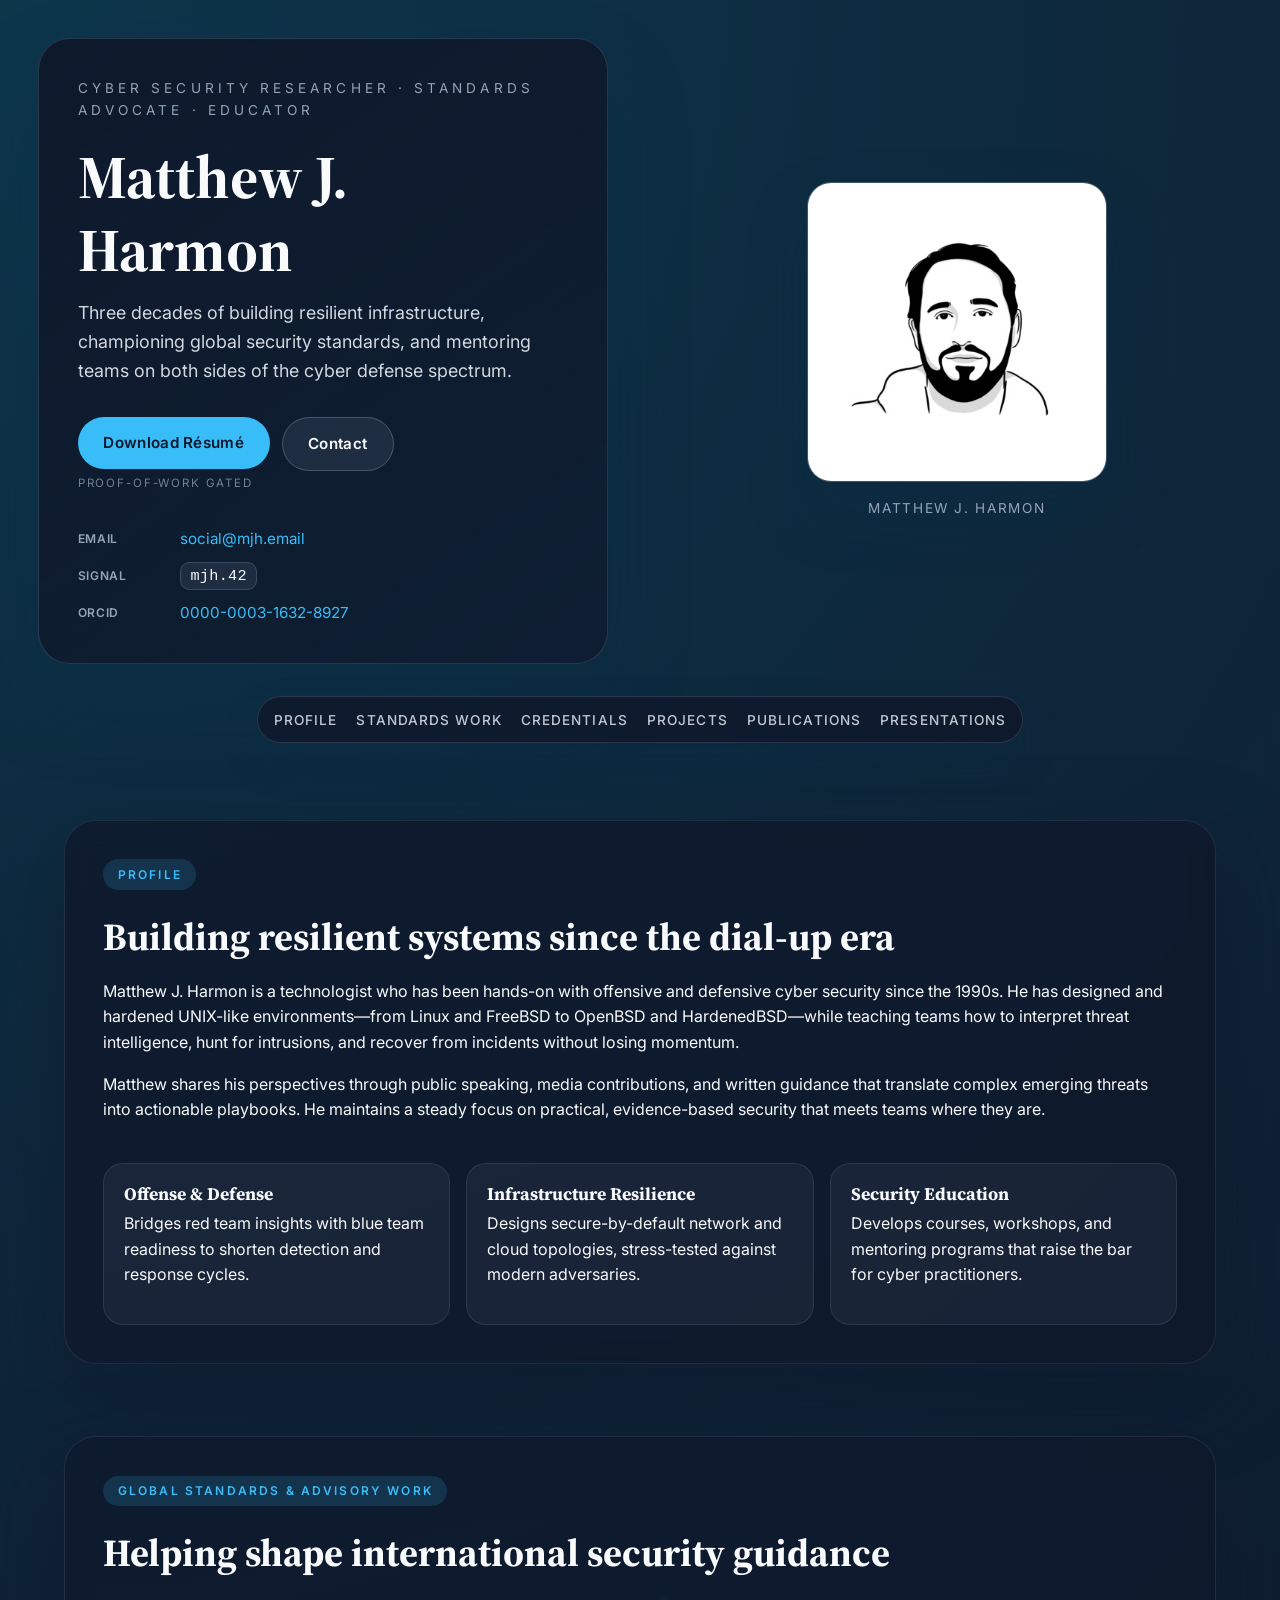
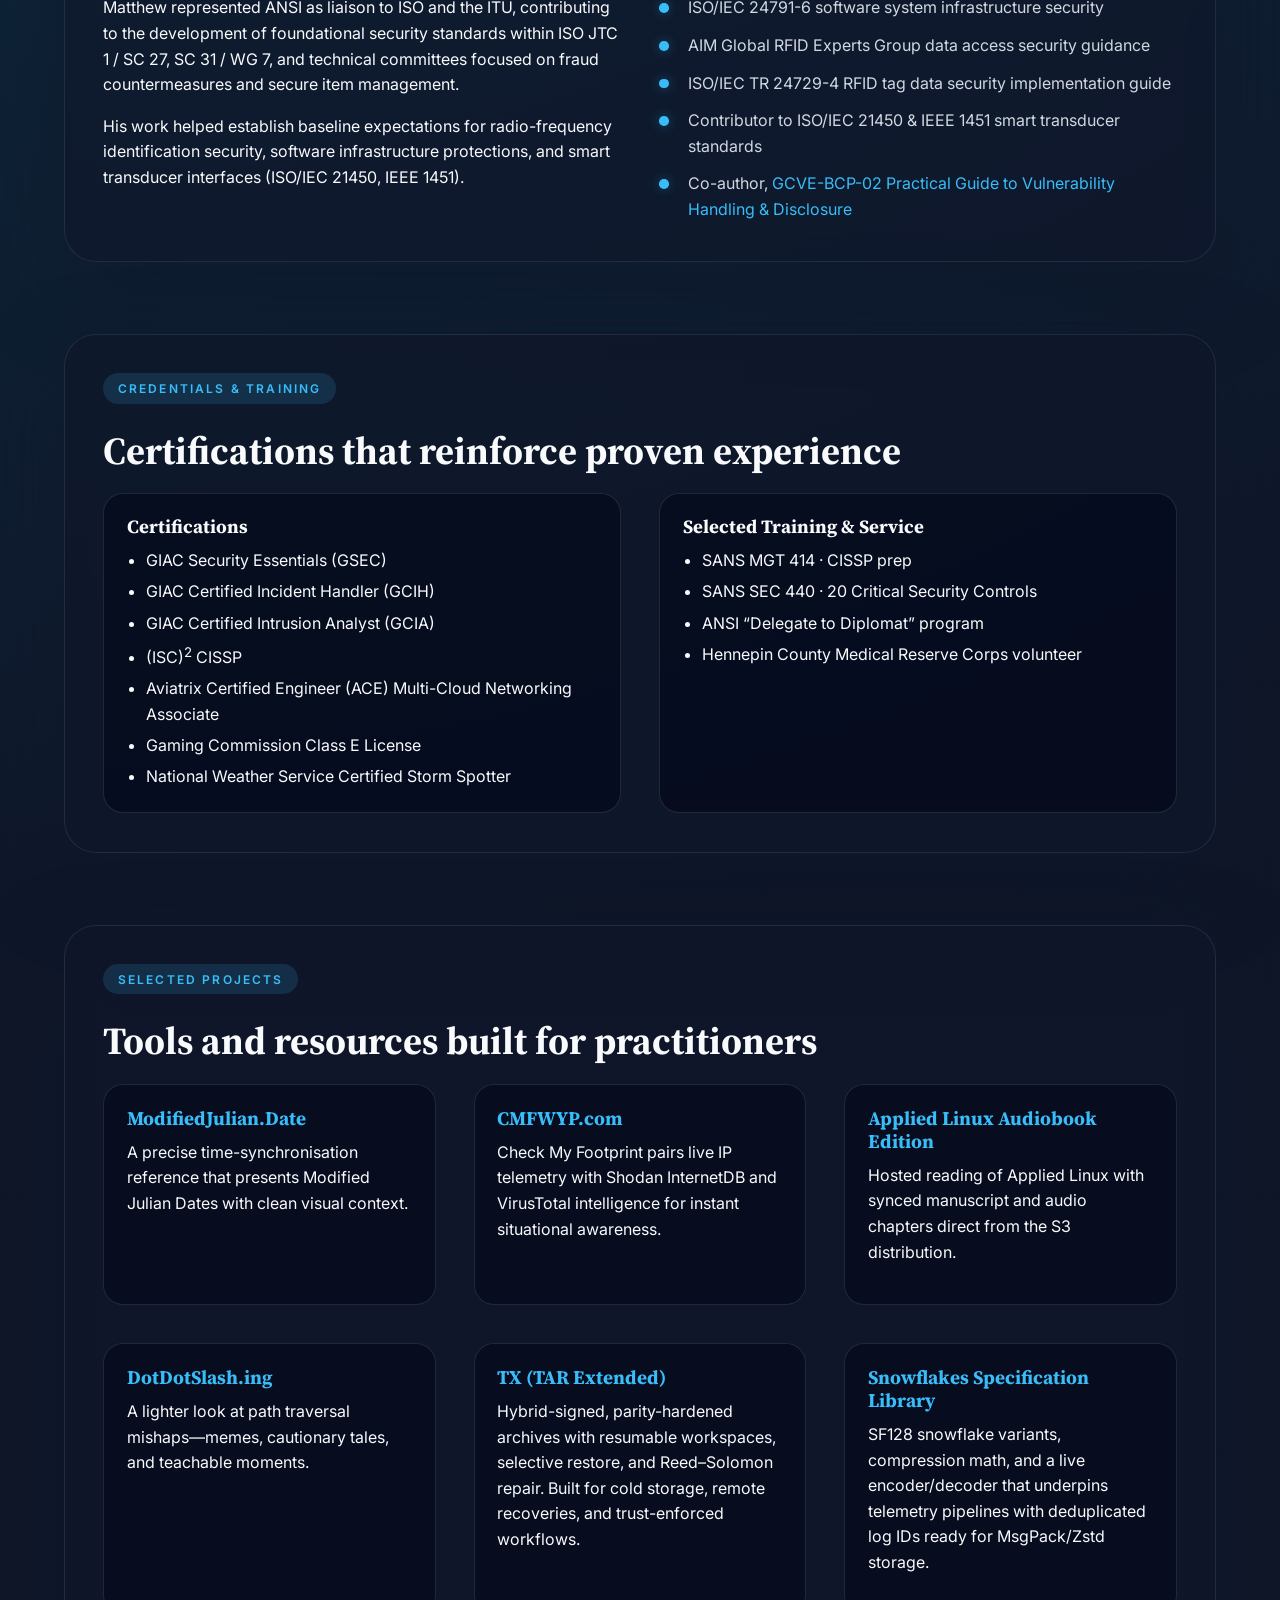
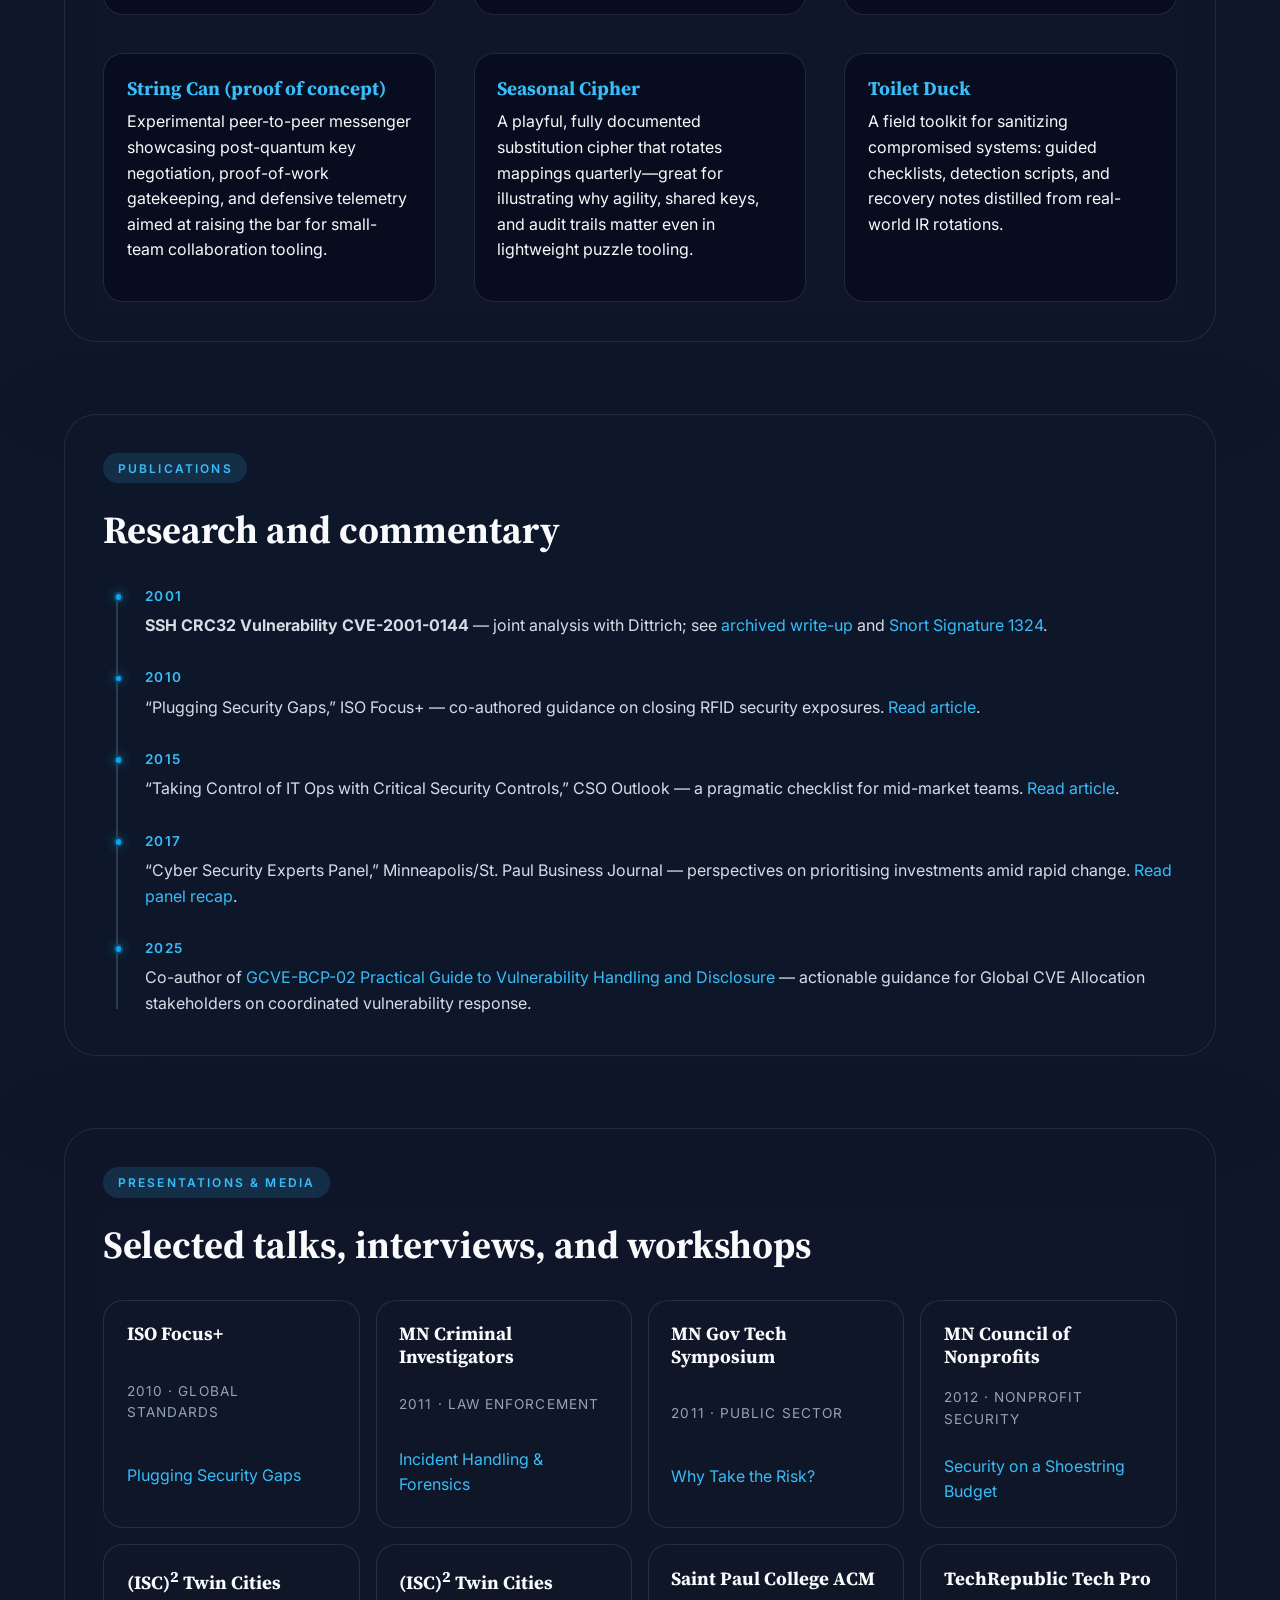
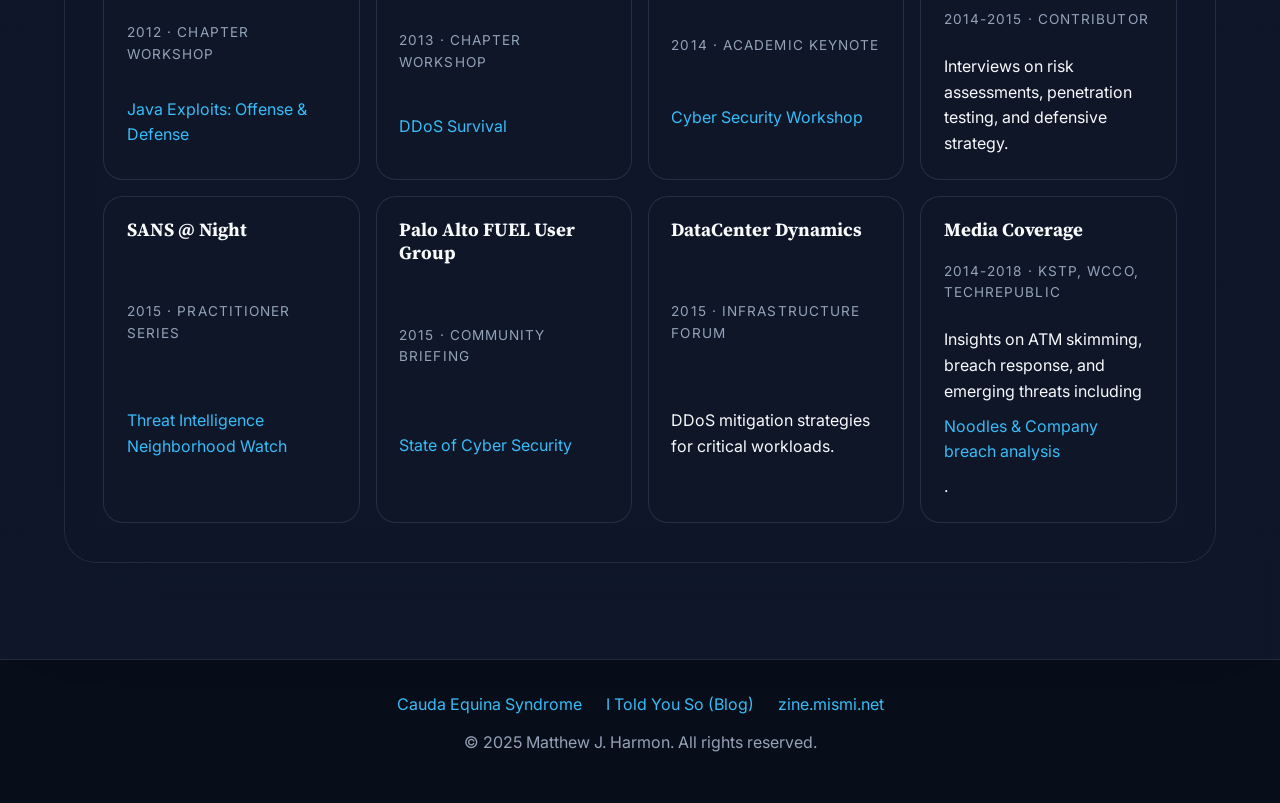
<file: site.html>
<!DOCTYPE html>
<html lang=""><head>
	<meta name="generator" content="Hugo 0.68.3" />
    <meta charset="utf-8">
    <meta name="viewport" content="width=device-width, initial-scale=1, shrink-to-fit=no">

    <title>About the professional experience of Matthew J. Harmon</title>
    <meta name="description" content="Biography website of Matthew J. Harmon.">
    <meta name="author" content='Matthew J. Harmon'>
    <meta name="google-site-verification" content="fUZ8xpKvzC1luDBbe61cymCzd8DZavZwjsxjmU2EA1nc" />


    
        <link rel="icon" type="image/ico" href="https://matthewjharmon.com/favicon.svg">
    

    <link rel="stylesheet" href="/css/purify.css" >

    
    <link rel="stylesheet" href="/sass/site.min.css"> 

    <link rel="alternate" type="application/rss+xml" href="https://matthewjharmon.com/index.xml" title="Matthew J Harmon .com" />
    
        
    
</head>

    <body>
<script>
        function getCookie(name) {
            const value = "; " + document.cookie;
            const parts = value.split("; " + name + "=");
            if (parts.length === 2) return parts.pop().split(";").shift();
        }

        function hashToken(uuid) {
            return crypto.subtle.digest('SHA-256', new TextEncoder().encode(uuid))
                .then(buffer => Array.from(new Uint8Array(buffer)).map(b => b.toString(16).padStart(2, '0')).join(''));
        }

        document.addEventListener("DOMContentLoaded", function() {
            const accessToken = getCookie("accessTokenClient");
            const sessionUUID = getCookie("sessionUUID");
            const localStorageToken = localStorage.getItem("accessToken");
            const localStorageUUID = localStorage.getItem("sessionUUID");
            const sessionStorageToken = sessionStorage.getItem("accessToken");
            const sessionStorageUUID = sessionStorage.getItem("sessionUUID");

            console.log("Access Token from Cookie:", accessToken);
            console.log("Session UUID from Cookie:", sessionUUID);
            console.log("Access Token from Local Storage:", localStorageToken);
            console.log("Session UUID from Local Storage:", localStorageUUID);
            console.log("Access Token from Session Storage:", sessionStorageToken);
            console.log("Session UUID from Session Storage:", sessionStorageUUID);

            if (sessionUUID && (accessToken || localStorageToken || sessionStorageToken)) {
                hashToken(sessionUUID).then(hashedToken => {
                    if (accessToken === hashedToken || localStorageToken === hashedToken || sessionStorageToken === hashedToken) {
                        console.log("Valid access token found:", hashedToken);
                    } else {
                        window.location.href = "index.html"; // Redirect if token is invalid
                    }
                });
            } else {
                window.location.href = "index.html"; // Redirect to the PIN entry page if no valid token is found
            }
        });
	</script>


    <div class="container mt-5">
    <nav class="navbar navbar-expand-sm flex-column flex-sm-row text-nowrap p-0">
        <a class="navbar-brand mx-0 mr-sm-auto" href="https://matthewjharmon.com" title="Matthew J Harmon .com">
          
		<h1>Matthew J. Harmon</h1>
        </a>
        <div class="navbar-nav flex-row flex-wrap justify-content-center">
            
                
                
                    <a class="nav-item nav-link" href="https://orcid.org/0000-0003-1632-8927" title=" ORCID iD">
                        <svg width="1em" height="1em" version="1.1" id="Layer_1" xmlns="http://www.w3.org/2000/svg" xmlns:xlink="http://www.w3.org/1999/xlink" x="0px" y="0px" viewBox="0 0 256 256" style="enable-background:new 0 0 256 256;" xml:space="preserve"> <style type="text/css"> .st0{fill:#A6CE39;} .st1{fill:#FFFFFF;} </style> <path class="st0" d="M256,128c0,70.7-57.3,128-128,128C57.3,256,0,198.7,0,128C0,57.3,57.3,0,128,0C198.7,0,256,57.3,256,128z"/> <g> <path class="st1" d="M86.3,186.2H70.9V79.1h15.4v48.4V186.2z"/> <path class="st1" d="M108.9,79.1h41.6c39.6,0,57,28.3,57,53.6c0,27.5-21.5,53.6-56.8,53.6h-41.8V79.1z M124.3,172.4h24.5 c34.9,0,42.9-26.5,42.9-39.7c0-21.5-13.7-39.7-43.7-39.7h-23.7V172.4z"/> <path class="st1" d="M88.7,56.8c0,5.5-4.5,10.1-10.1,10.1c-5.6,0-10.1-4.6-10.1-10.1c0-5.6,4.5-10.1,10.1-10.1 C84.2,46.7,88.7,51.3,88.7,56.8z"/> </g> </svg> ORCID iD
                    </a>
                    
                        <span class="nav-item navbar-text mx-1">/</span>
                    
                
                    <a class="nav-item nav-link" href="/mjh_resume.pdf" title="Resume">
                        <svg width="1em" height="1em" viewBox="0 0 16 16" class="bi bi-file-earmark-person-fill" fill="currentColor" xmlns="http://www.w3.org/2000/svg"><path fill-rule="evenodd" d="M2 2a2 2 0 0 1 2-2h5.293A1 1 0 0 1 10 .293L13.707 4a1 1 0 0 1 .293.707V14a2 2 0 0 1-2 2H4a2 2 0 0 1-2-2V2zm7.5 1.5v-2l3 3h-2a1 1 0 0 1-1-1zM11 8a3 3 0 1 1-6 0 3 3 0 0 1 6 0zm2 5.755S12 12 8 12s-5 1.755-5 1.755V14a1 1 0 0 0 1 1h8a1 1 0 0 0 1-1v-.245z"/></svg> Resume
                    </a>
                    
                        <span class="nav-item navbar-text mx-1">/</span>
                    
                
                    <a class="nav-item nav-link" href="/media/index.html" title="Media">
                         <svg version="1.1" id="Capa_1" xmlns="http://www.w3.org/2000/svg" xmlns:xlink="http://www.w3.org/1999/xlink" x="0px" y="0px" width="1em" height="1em" viewBox="0 0 94.071 94.071" style="enable-background:new 0 0 94.071 94.071;" xml:space="preserve"> <g> <path d="M66.188,56.534c0.268,0.265,0.268,0.697,0,0.962c-0.26,0.261-0.69,0.261-0.953,0c-0.258-0.269-0.258-0.697,0-0.962 C65.498,56.273,65.929,56.273,66.188,56.534z M65.715,50.473c0.354,0,0.646-0.287,0.646-0.643c0-0.354-0.292-0.642-0.646-0.642 c-0.35,0-0.642,0.288-0.642,0.642C65.073,50.186,65.365,50.473,65.715,50.473z M71.328,57.013c0,3.098-2.519,5.611-5.613,5.611 c-3.099,0-5.616-2.514-5.616-5.611s2.518-5.611,5.616-5.611C68.81,51.401,71.328,53.915,71.328,57.013z M68.734,60.033 l-2.345-3.695l-3.695-2.341l2.345,3.691L68.734,60.033z M75.233,45.2v22.012c0,0.769-0.63,1.396-1.396,1.396h-1.368v0.413 c0,0.545-0.44,0.99-0.995,0.99c-0.547,0-0.985-0.443-0.985-0.99v-0.413h-9.553v0.413c0,0.545-0.442,0.99-0.99,0.99 c-0.55,0-0.989-0.443-0.989-0.99v-0.413h-1.36c-0.771,0-1.402-0.627-1.402-1.396V45.2c0-0.773,0.632-1.398,1.402-1.398h1.602 v-1.981h1.4v1.981h10.247v-1.981h1.402v1.981h1.604C74.613,43.802,75.233,44.427,75.233,45.2z M72.261,57.013 c0-3.144-2.235-5.775-5.191-6.396c0.132-0.237,0.215-0.502,0.215-0.79c0-0.865-0.703-1.569-1.569-1.569 c-0.867,0-1.57,0.704-1.57,1.569c0,0.288,0.08,0.553,0.215,0.79c-2.963,0.625-5.189,3.257-5.189,6.396 c0,3.608,2.936,6.547,6.545,6.547C69.318,63.56,72.261,60.621,72.261,57.013z M60.598,39.728h10.247v0.818h1.396v-2.213H59.197 v2.213h1.4V39.728L60.598,39.728z M31.444,67.33c-0.298-0.554-0.78-1.011-1.364-1.272c0.219,0.401,0.387,0.832,0.513,1.272H31.444z M29.485,65.866c-0.145-0.035-0.282-0.049-0.437-0.053v1.517h1.117C30.004,66.808,29.777,66.315,29.485,65.866z M30.817,68.815 h0.957c0.004-0.046,0.01-0.082,0.01-0.128c0-0.333-0.06-0.647-0.16-0.944h-0.932C30.758,68.092,30.798,68.45,30.817,68.815z M34.564,54.082c0.89,0,1.609-0.728,1.609-1.608c0-0.892-0.724-1.61-1.609-1.61c-0.886,0-1.609,0.721-1.609,1.61 C32.953,53.354,33.678,54.082,34.564,54.082z M27.281,68.815h1.355v-1.072h-1.231C27.332,68.092,27.294,68.45,27.281,68.815z M28.892,61.812c1.82,0,3.368-0.707,4.025-1.704c-0.949,0.632-2.389,1.042-4.025,1.042c-1.634,0-3.081-0.41-4.029-1.042 C25.518,61.105,27.075,61.812,28.892,61.812z M23.211,54.082c0.891,0,1.609-0.728,1.609-1.608c0-0.892-0.721-1.61-1.609-1.61 c-0.888,0-1.607,0.721-1.607,1.61C21.606,53.354,22.322,54.082,23.211,54.082z M30.266,67.743h-1.217v1.072h1.353 C30.39,68.45,30.348,68.092,30.266,67.743z M30.123,71.484c0.042,0,0.068,0.011,0.086,0.021c0.012,0.014,0.024,0.027,0.024,0.048 c0,0.018-0.004,0.031-0.012,0.05c0,0.014-0.012,0.05-0.035,0.101l-0.173,0.456l-0.198-0.511c-0.021-0.064-0.035-0.101-0.035-0.116 c0-0.01,0.004-0.023,0.004-0.032c0.015-0.005,0.02-0.016,0.031-0.016c0.018-0.005,0.049-0.01,0.08-0.01v-0.031h-0.525v0.031 c0.033,0,0.06,0.005,0.078,0.014c0.018,0.007,0.032,0.025,0.049,0.044c0.007,0.024,0.032,0.068,0.054,0.13l0.044,0.114 l-0.167,0.405l-0.214-0.52c-0.029-0.068-0.042-0.105-0.042-0.13c0-0.019,0.005-0.032,0.027-0.044 c0.01-0.009,0.031-0.014,0.064-0.014v-0.031h-0.461v0.031c0.029,0.005,0.054,0.014,0.069,0.034 c0.018,0.019,0.042,0.071,0.072,0.158l0.358,0.88h0.03l0.29-0.693l0.269,0.693h0.037l0.336-0.89 c0.033-0.077,0.049-0.114,0.049-0.123c0.009-0.019,0.019-0.036,0.038-0.046c0.018-0.009,0.028-0.018,0.049-0.018v-0.023h-0.28 L30.123,71.484L30.123,71.484z M30.94,71.862c-0.096-0.05-0.147-0.07-0.177-0.091c-0.033-0.027-0.055-0.05-0.068-0.071 c-0.009-0.024-0.022-0.048-0.022-0.065c0-0.039,0.018-0.068,0.046-0.103c0.037-0.027,0.081-0.044,0.132-0.044 c0.068,0,0.141,0.03,0.192,0.082c0.063,0.051,0.108,0.13,0.117,0.222h0.038l-0.012-0.36h-0.025 c-0.004,0.029-0.009,0.048-0.021,0.062c-0.009,0.007-0.019,0.012-0.032,0.012c-0.017,0-0.042-0.012-0.073-0.025 c-0.042-0.022-0.065-0.032-0.091-0.036c-0.032-0.014-0.067-0.019-0.109-0.019c-0.091,0-0.166,0.032-0.236,0.091 c-0.06,0.06-0.096,0.137-0.096,0.224c0,0.051,0.011,0.096,0.036,0.137c0.022,0.051,0.056,0.082,0.104,0.117 c0.04,0.038,0.114,0.075,0.21,0.123c0.068,0.034,0.122,0.063,0.147,0.086c0.021,0.021,0.044,0.044,0.057,0.062 c0.009,0.025,0.023,0.051,0.023,0.078c0,0.048-0.018,0.077-0.049,0.114c-0.038,0.034-0.087,0.048-0.145,0.048 c-0.078,0-0.145-0.032-0.214-0.089c-0.064-0.06-0.113-0.146-0.14-0.265h-0.031v0.41h0.031c0.009-0.019,0.022-0.041,0.044-0.046 c0.014-0.016,0.025-0.021,0.049-0.021c0.009,0,0.032,0.005,0.056,0.021c0.044,0.019,0.082,0.027,0.116,0.037 c0.033,0.004,0.054,0.009,0.089,0.009c0.109,0,0.201-0.032,0.269-0.101c0.074-0.059,0.109-0.141,0.109-0.228 c0-0.073-0.026-0.135-0.068-0.188C31.154,71.99,31.065,71.917,30.94,71.862z M28.554,72.396c-0.063,0.05-0.143,0.073-0.243,0.073 h-0.062c-0.033,0-0.049-0.01-0.063-0.019c-0.02-0.005-0.024-0.014-0.028-0.032c-0.009-0.016-0.014-0.048-0.014-0.107v-0.305 c0.049,0,0.091,0.009,0.119,0.024c0.033,0.01,0.049,0.037,0.068,0.075c0.022,0.039,0.036,0.092,0.049,0.148h0.023v-0.563h-0.023 c-0.015,0.08-0.033,0.148-0.068,0.191c-0.023,0.048-0.074,0.062-0.145,0.062h-0.022v-0.438h0.114c0.078,0,0.141,0.005,0.163,0.009 c0.051,0.019,0.094,0.046,0.122,0.078c0.033,0.031,0.049,0.087,0.063,0.164h0.031v-0.311h-0.892v0.027h0.034 c0.036,0,0.064,0.01,0.078,0.025c0.014,0.014,0.027,0.022,0.03,0.048c0.005,0.009,0.005,0.036,0.005,0.087v0.712 c0,0.048,0,0.086-0.008,0.1c-0.009,0.014-0.023,0.032-0.032,0.041c-0.017,0.01-0.049,0.014-0.073,0.014h-0.034v0.032h0.925 l0.049-0.345h-0.031C28.658,72.284,28.62,72.355,28.554,72.396z M27.51,66.153c-0.498,0.267-0.902,0.68-1.168,1.177h0.733 C27.183,66.924,27.328,66.525,27.51,66.153z M28.638,67.33v-1.517c-0.18,0.018-0.35,0.053-0.53,0.096 c-0.259,0.444-0.465,0.926-0.606,1.421H28.638z M26.868,68.815c0.012-0.365,0.049-0.726,0.114-1.072h-0.827 c-0.096,0.297-0.154,0.616-0.154,0.944c0,0.046,0.004,0.082,0.009,0.123L26.868,68.815L26.868,68.815z M27.314,71.484 c0.053-0.005,0.1,0.016,0.123,0.048c0.021,0.024,0.031,0.063,0.031,0.13v0.465l-0.535-0.67h-0.374v0.031 c0.031,0,0.051,0.005,0.073,0.014c0.014,0.01,0.032,0.032,0.054,0.055l0.022,0.032v0.762c0,0.053-0.014,0.101-0.034,0.119 c-0.026,0.027-0.064,0.036-0.122,0.036v0.036h0.379v-0.036h-0.026c-0.044,0-0.07-0.005-0.096-0.032 c-0.032-0.022-0.049-0.059-0.049-0.123v-0.688l0.729,0.898h0.028v-0.898c0-0.048,0.005-0.087,0.014-0.105 c0.009-0.024,0.022-0.038,0.04-0.05c0.014-0.005,0.049-0.019,0.091-0.022v-0.027h-0.348V71.484L27.314,71.484z M58.851,84.267 v4.202h8.002v5.603H27.231v-5.603h8.008v-4.202H3.343V27.451h41.289L19.923,2.741L22.665,0l24.372,24.381L71.419,0l2.742,2.741 L49.45,27.451h41.278v56.815H58.851z M15.443,52.469c-0.056,0.023-0.325-0.812-0.507-2.075c-0.037,0.022-0.058,0.055-0.091,0.091 c-0.105,0.092-0.208,0.196-0.294,0.314c-0.011,0.014-0.018,0.037-0.029,0.046c-0.098,0.155-0.196,0.317-0.27,0.502 c-0.014,0.021-0.018,0.05-0.022,0.073c-0.068,0.173-0.134,0.347-0.169,0.538c-0.047,0.229-0.067,0.461-0.067,0.712 c0,1.482,0.834,2.687,1.871,2.714c0.017-0.009,0.044-0.014,0.064-0.018c0.027-0.014,0.061-0.023,0.119-0.037 c0.004,0,0.004,0,0.009,0l0.41-0.05l0.132,0.383c0.456,1.355,1.127,2.587,1.96,3.691c0.99,1.305,2.209,2.404,3.604,3.253 c0.502,0.306,1.028,0.57,1.569,0.807c1.601,0.691,3.35,1.079,5.165,1.079c2.212,0,4.324-0.57,6.181-1.576 c0.189-0.101,0.378-0.196,0.559-0.31c1.392-0.842,2.613-1.948,3.609-3.258c0.827-1.1,1.502-2.331,1.955-3.687l0.136-0.383 l0.402,0.05c0.004,0,0.014,0,0.014,0c0.049,0.01,0.077,0.023,0.12,0.037c0.021,0.004,0.047,0.009,0.058,0.018 c1.035-0.027,1.876-1.231,1.876-2.714c0-0.244-0.024-0.483-0.068-0.712c-0.042-0.191-0.098-0.369-0.163-0.538 c-0.015-0.023-0.017-0.053-0.028-0.073c-0.072-0.185-0.168-0.349-0.275-0.502c-0.01-0.009-0.013-0.032-0.024-0.046 c-0.089-0.118-0.192-0.223-0.296-0.314c-0.031-0.036-0.056-0.068-0.091-0.091c-0.18,1.264-0.444,2.094-0.502,2.075 c0.025-0.036,0.004-0.21-0.058-0.465c-0.12,0.292-0.22,0.475-0.249,0.465c0.068-0.118,0.01-0.985-0.402-2.08 c-0.684-1.313-1.928-2.98-3.95-4.23c-1.109-0.486-2.485-0.764-4.19-0.705c-0.706,0.027-1.439,0.083-2.262,0.242 c-2.856,0.528-4.358,1.016-7.327-1.037c-0.131,0.038-0.243,0.078-0.378,0.105c-5.597,1.299-7.649,5.775-8.026,7.24 C15.434,52.259,15.412,52.438,15.443,52.469z M23.723,74.468h3.66l-0.044-0.717h-1.417v-3.736h0.416 c-0.133-0.244-0.234-0.511-0.278-0.789h0.815c0.014,0.263,0.049,0.529,0.083,0.789h0.418c-0.04-0.26-0.072-0.526-0.082-0.789h1.346 v0.789h0.417v-0.789h1.352c-0.007,0.265-0.034,0.531-0.072,0.789h0.416c0.042-0.258,0.063-0.529,0.078-0.789h0.909 c-0.049,0.283-0.149,0.543-0.276,0.789h0.406v3.739h-1.415l-0.047,0.718h4.663v-10.42c-1.881,0.925-3.98,1.436-6.174,1.436 c-1.808,0-3.56-0.345-5.173-0.99v9.971H23.723z M31.529,73.428v-3.08h-5.274v3.075h5.274V73.428z M84.916,74.468V33.265H9.162 v41.207h0.669c0.298-5.989,3.327-11.259,7.898-14.553c-0.804-1.062-1.464-2.24-1.944-3.531c-1.546-0.073-2.792-1.711-2.792-3.718 c0-1.524,0.739-2.833,1.82-3.386c-0.187-2.448,0.105-5.835,2.25-8.404c1.109-1.318,2.556-2.351,4.029-3 c-0.684-0.227-1.236-0.271-1.236-0.271c1.103-1.427,2.538-0.716,2.538-0.716c0.326-2.09,2.029-2.915,2.029-2.915 c-0.275,1.053-0.402,1.906-0.439,2.599c5.001-2.793,9.865-1.411,15.286,2.647c3.94,2.945,3.967,7.347,3.666,10.042 c1.1,0.54,1.857,1.856,1.857,3.403c0,2-1.248,3.645-2.794,3.718c-0.48,1.291-1.142,2.469-1.94,3.531 c4.571,3.294,7.601,8.559,7.897,14.553h36.961V74.468z"/> </g> <g> </g> <g> </g> <g> </g> <g> </g> <g> </g> <g> </g> <g> </g> <g> </g> <g> </g> <g> </g> <g> </g> <g> </g> <g> </g> <g> </g> <g> </g> </svg> Media
                    </a>
                    
                        <span class="nav-item navbar-text mx-1">/</span>
                    
                
                    <a class="nav-item nav-link" href="/contact" title="Contact">
                        Contact
                    </a>
                    
                        <span class="nav-item navbar-text mx-1">/</span>
                    
                
                    <a class="nav-item nav-link" href="https://drmatthewharmon.blogspot.com/p/meet-doctor.html" title="DMD not Me">
                        Projects
                    </a>
                    
                        <span class="nav-item navbar-text mx-1">/</span>
                    
                
                    <a class="nav-item nav-link" href="https://buy.stripe.com/eVadT97KL3O97GU001" title="Matthew by the Hour">
                        Book Time
                    </a>
                    
                        <span class="nav-item navbar-text mx-1">/</span>
                    
                
                <a class="nav-item nav-link" href="https://www.caudaequinasyndrome.org/" title="Cauda Equina Syndrome">
                        Cauda Equina Syndrome
                    </a>
 
            
        </div>
    </nav>
</div>
<hr>
<div id="content">
<div class="container">
    <h2 id="about-me">About Me</h2>
<figure class="avatar">
    <img src="/avatar.jpg"
         alt="avatar"/> 
</figure>

<p>As a technologist since the ’90s, I have a strong track history of building resilient infrastructure and teaching the next generation about technology. I teach offensive and defensive cyber security and UNIX-like systems including; Linux, FreeBSD, OpenBSD, and HardenedBSD. Additionally, from time to time, I publish about cyber security, give interviews to local news stations, and present my research in public forums.</p>
<p>Early on in my career, I was active as an international standards developer, functioning as a liaison from ANSI to ISO and the ITU.</p>
<ul>
<li>ISO JTC 1 / SC 27 (Sub Committee on IT Security),</li>
<li>SC 31 / WG 7 (Automatic Identification &amp; Data Collection, Working Group on Security),</li>
<li>Technical Committee&rsquo;s 122 and 247 for Fraud countermeasures and Controls,</li>
<li>Technical Group 7 Security for Item Management.</li>
</ul>
<h2 id="contributor">Contributor</h2>
<ul>
<li>Contributor to ISO/IEC 24791-6, SC 31, Software system infrastructure – Part 6: Security</li>
<li>Contributor to AIM Global, RFID Experts Group, REG 352 RFID — Guidelines on data access security</li>
<li>Contributor to ISO/IEC TR24729-4, Information technology – Radio frequency identification for item management – Implementation guidelines – Part 4: Tag data security</li>
<li>Contributor to ISO/IEC 21450-{1,2,4} IEEE 1451.{1,2,4}, Information technology — Smart transducer interface for sensors and actuators — Common functions, communication protocols, and Transducer Electronic Data Sheet (TEDS) format</li>
</ul>
<h2 id="certifications-and-licenses">Certifications and Licenses</h2>
<ul>
<li>GIAC Security Essentials (GSEC #19748)</li>
<li>GIAC Incident Handler (GCIH #20483)</li>
<li>GIAC Intrusion Analyst (GCIA #9570)</li>
<li>(ISC)<sup>2</sup> Certified Information Systems Security Professional (CISSP #333906)</li>
<li>Aviatrix Certified Engineer (ACE) Multi-Cloud Networking Associate (ACE #2021-10689)</li>
<li>Gaming Commission Class E License (2015)</li>
<li>National Weather Service Certified Storm Spotter (2022)</li>
</ul>
<h2 id="additional-training">Additional Training</h2>
<ul>

<li>SANS MGT 414, SANS+S Training Program for CISSP Certification</li>
<li>SANS SEC 440, 20 Critical Security Controls</li>
<li>ANSI #248 “Delegate to Diplomat: Representing the United States in International Activities”</li>
<li>Hennepin County MRC (Medical Reserve Corps) Volunteer</li>
</ul>
<h2 id="publications">Publications</h2>
<p>In chronological order:</p>
<ol>
<li>M.J. Harmon, et. al.: Dittrich, 2001 <a href="https://web.archive.org/web/20190109120810/http://staff.washington.edu/dittrich/misc/ssh-analysis.txt">SSH CRC32 Vulnerability CVE-2001-0144</a>, <a href="https://www.snort.org/rule_docs/1-1324">Snort Signature 1324</a></li>
<li>M.J. Harmon, N.E. Shawver: ISO Focus+, April 2010 <a href="https://github.com/itriskltd/Information-Security-and-Risk-Public-Presentations/blob/master/ISOFP20100401-PluggingSecurityGaps.pdf">Plugging Security Gaps</a></li>
<li>M.J. Harmon: CSO Outlook, June 2015: <a href="https://github.com/itriskltd/Information-Security-and-Risk-Public-Presentations/raw/master/CSOOutlook-June2015-TakingControlWithCriticalSecurityControls.pdf">Taking Control of IT Ops with Critical Security Controls</a></li>
<li>M.J. Harmon, et al.: Mpls / St. Paul Business Journal, October 2017: <a href="https://www.bizjournals.com/twincities/feature/table-of-experts/table-of-experts-cyber-security.html">Cyber Security Experts Panel</a></li>
</ol>
<h2 id="presentations">Presentations</h2>
<p><a href="media/index.html">Media events</a></p>
<p>Events, interviews, presentations:</p>
<table>
<thead>
<tr>
<th>Year</th>
<th>Event</th>
<th>Topic</th>
</tr>
</thead>
<tbody>
<tr>
<td>2010</td>
<td><a href="https://www.iso.org/isofocus/x/">ISO Focus+</a></td>
<td><a href="https://github.com/itriskltd/Information-Security-and-Risk-Public-Presentations/blob/master/ISOFP20100401-PluggingSecurityGaps.pdf">Plugging Security Gaps</a></td>
</tr>
<tr>
<td>2011</td>
<td>MN Criminal Investigators</td>
<td><a href="https://github.com/itriskltd/Information-Security-and-Risk-Public-Presentations/raw/master/Incident%20Handling%20and%20Forensics%20Techniques%20Oct%202011.pdf">Incident Handling and Forensics Techniques</a></td>
</tr>
<tr>
<td>2011</td>
<td>MN Gov Tech Symposium</td>
<td><a href="https://github.com/itriskltd/Information-Security-and-Risk-Public-Presentations/raw/master/Why%20take%20the%20risk%20-%20MNGTS%20Dec%202011.pdf">Why take the risk?</a></td>
</tr>
<tr>
<td>2012</td>
<td>MN Council Non Profits</td>
<td><a href="https://github.com/itriskltd/Information-Security-and-Risk-Public-Presentations/raw/master/Security_on_a_Shoestring_Budget.pdf">Security on a Shoestring Budget</a></td>
</tr>
<tr>
<td>2012</td>
<td>(ISC)<sup>2</sup> Twin Cities</td>
<td><a href="https://github.com/itriskltd/Information-Security-and-Risk-Public-Presentations/blob/master/ISC2TwinCities-24Oct2012-JavaExploitsOffenseAndDefense.pdf">Java Exploits Offense and Defense</a></td>
</tr>
<tr>
<td>2013</td>
<td>(ISC)<sup>2</sup> Twin Cities</td>
<td><a href="https://github.com/itriskltd/Information-Security-and-Risk-Public-Presentations/raw/master/ISC2TwinCities-18Oct2013-DDoS-Survival.pdf">DDoS Survival</a></td>
</tr>
<tr>
<td>2014</td>
<td><a href="https://kstp.com/">WCCO TV</a></td>
<td>Security B-Sides MSP 2014</td>
</tr>
<tr>
<td>2014</td>
<td>Tech Republic Tech Pro</td>
<td>Risk Assessments</td>
</tr>
<tr>
<td>2014</td>
<td>Saint Paul College ACM</td>
<td><a href="https://github.com/itriskltd/Information-Security-and-Risk-Public-Presentations/raw/master/StPaulCollege-ACM-2014Apr-Keynote.pdf">CyberSecurity Workshop</a></td>
</tr>
<tr>
<td>2015</td>
<td>SANS @ Night</td>
<td><a href="https://github.com/itriskltd/Information-Security-and-Risk-Public-Presentations/raw/master/SANS_Minneapolis_2015_ThreatIntelligence_NeighborhoodWatchForYourNetworks-v2.pdf">Threat Intelligence</a></td>
</tr>
<tr>
<td>2015</td>
<td><a href="https://kstp.com/">KSTP TV</a></td>
<td>Television report on ATM Skimming</td>
</tr>
<tr>
<td>2015</td>
<td>DataCenter Dynamics</td>
<td>DDoS Attacks</td>
</tr>
<tr>
<td>2015</td>
<td>Tech Republic Tech Pro</td>
<td>Penetration Testing</td>
</tr>
<tr>
<td>2015</td>
<td>Palo Alto FUEL User Group</td>
<td><a href="https://github.com/itriskltd/Information-Security-and-Risk-Public-Presentations/raw/master/FUEL-2015-May-State_of_Cyber_Security.pdf">State of Cyber Security</a></td>
</tr>
<tr>
<td>2015</td>
<td>CSO Outlook June Issue</td>
<td><a href="https://github.com/itriskltd/Information-Security-and-Risk-Public-Presentations/raw/master/CSOOutlook-June2015-TakingControlWithCriticalSecurityControls.pdf">Taking Control of IT Ops</a></td>
</tr>
<tr>
<td>2016-2018</td>
<td>KSTP TV</td>
<td><a href="https://web.archive.org/web/20190609105615/http://blog.matthewjharmon.com/2016/06/30/kstp-breach-coverage-with-mjh/index.html">Noodles &amp; Company Breach Coverage</a></td>
</tr>
<tr>
<td>2015</td>
<td><a href="https://www.cybersecuritysummit.org/">Cyber Security Summit</a></td>
<td><a href="https://github.com/itriskltd/Information-Security-and-Risk-Public-Presentations/raw/master/Cyber_Security_Summit_2015_ThreatIntelligence_Intro-and-Foundations_v3.pdf">Threat Intelligence 101</a></td>
</tr>
<tr>
<td>2017</td>
<td>SANS @ Night</td>
<td><a href="https://github.com/itriskltd/Information-Security-and-Risk-Public-Presentations/raw/master/SANS_Minneapolis_2017-MJHIoT.pdf">Hands on Cyber Security: Internet of Everything</a></td>
</tr>
<tr>
<td>2018</td>
<td>SANS @ Night</td>
<td><a href="https://github.com/itriskltd/Information-Security-and-Risk-Public-Presentations/raw/master/SANS_Minneapolis_2018_CyberRanges_withScript.pdf">Cyber Ranges (with Script)</a></td>
</tr>
<tr>
<td>2017-2018</td>
<td>Saint Paul College</td>
<td><a href="https://fossclass.github.io/">CSCI 2461 (Linux), CSCI 2482 (Incident Handling)</a></td>
</tr>
<tr>
	<td>2022</td>
	<td>Cauda Equina Syndrome</td>
	<td><a href="https://www.caudaequinasyndrome.org/">Cauda Equina Syndrome Survival to Recovery</a></td>
	</tr>
<tr>
<td>2022-</td>
<td>Everything is a File</td>
<td><a href="https://www.everythingisafile.net/">"Everything is a File" course on BSD, Linux, and Cloud Incident Response</a></td>
</tr>
</tbody>
</table>

</div>

        </div><div id="footer" class="mb-5">
    <hr>
    <div class="container text-center">
	    <a rel="me" href="https://mastodon.social/@mjharmon" "alt @mjharmon on mastodon.social">
		 <svg xmlns="http://www.w3.org/2000/svg" width="2em" height="2em" viewBox="0 0 216.4144 232.00976">
  <path fill="#2b90d9" d="M211.80734 139.0875c-3.18125 16.36625-28.4925 34.2775-57.5625 37.74875-15.15875 1.80875-30.08375 3.47125-45.99875 2.74125-26.0275-1.1925-46.565-6.2125-46.565-6.2125 0 2.53375.15625 4.94625.46875 7.2025 3.38375 25.68625 25.47 27.225 46.39125 27.9425 21.11625.7225 39.91875-5.20625 39.91875-5.20625l.8675 19.09s-14.77 7.93125-41.08125 9.39c-14.50875.7975-32.52375-.365-53.50625-5.91875C9.23234 213.82 1.40609 165.31125.20859 116.09125c-.365-14.61375-.14-28.39375-.14-39.91875 0-50.33 32.97625-65.0825 32.97625-65.0825C49.67234 3.45375 78.20359.2425 107.86484 0h.72875c29.66125.2425 58.21125 3.45375 74.8375 11.09 0 0 32.975 14.7525 32.975 65.0825 0 0 .41375 37.13375-4.59875 62.915"/>
  <path fill="#fff" d="M177.50984 80.077v60.94125h-24.14375v-59.15c0-12.46875-5.24625-18.7975-15.74-18.7975-11.6025 0-17.4175 7.5075-17.4175 22.3525v32.37625H96.20734V85.42325c0-14.845-5.81625-22.3525-17.41875-22.3525-10.49375 0-15.74 6.32875-15.74 18.7975v59.15H38.90484V80.077c0-12.455 3.17125-22.3525 9.54125-29.675 6.56875-7.3225 15.17125-11.07625 25.85-11.07625 12.355 0 21.71125 4.74875 27.8975 14.2475l6.01375 10.08125 6.015-10.08125c6.185-9.49875 15.54125-14.2475 27.8975-14.2475 10.6775 0 19.28 3.75375 25.85 11.07625 6.36875 7.3225 9.54 17.22 9.54 29.675"/>
<script xmlns=""/></svg></a>

	<a href="https://twitter.com/mjharmon" alt="mjharmon on twitter"> <svg width="2em" height="2em" xmlns="http://www.w3.org/2000/svg" viewBox="0 0 335 276" fill="#3ba9ee"> <path d="m302 70a195 195 0 0 1 -299 175 142 142 0 0 0 97 -30 70 70 0 0 1 -58 -47 70 70 0 0 0 31 -2 70 70 0 0 1 -57 -66 70 70 0 0 0 28 5 70 70 0 0 1 -18 -90 195 195 0 0 0 141 72 67 67 0 0 1 116 -62 117 117 0 0 0 43 -17 65 65 0 0 1 -31 38 117 117 0 0 0 39 -11 65 65 0 0 1 -32 35"/> </svg></a>
	<a href="mailto:wxe5aix9@duck.com" alt="Email mjharmon via duck.com alias"> <svg width="2em" height="2em" version="1.1" xmlns="http://www.w3.org/2000/svg" xmlns:xlink="http://www.w3.org/1999/xlink" x="0px" y="0px" viewBox="0 0 1000 1000" enable-background="new 0 0 1000 1000" xml:space="preserve"> <g><g transform="translate(0.000000,511.000000) scale(0.100000,-0.100000)"><path d="M4561.4,4973.1c-633.9-65.1-1166.4-214.5-1716-482.6C1613.9,3887.2,698.5,2810.8,302,1495.1C66.5,715.6,35.8-152,215.8-985.1c51.7-237.5,201.1-691.4,300.7-913.6C1003-2975,1838-3831.1,2895.2-4336.7c316-151.3,785.2-308.3,1124.2-377.3l250.9-49.8l792.9,7.6c785.2,5.7,792.9,7.7,1011.2,59.4C7867-4267.7,9215.3-2982.6,9721-1222.6c386.9,1346.4,137.9,2880.5-660.7,4054.5c-812.1,1195.1-2070.3,1959.2-3501,2125.9C5342.8,4984.6,4747.2,4992.3,4561.4,4973.1z M5452,4354.5c655-72.8,1363.6-325.6,1896-679.9c800.6-534.3,1398.1-1300.4,1700.7-2185.2C9307.3,734.8,9355.1-6.4,9196.2-780.1c-166.6-812.1-576.5-1570.5-1168.3-2160.4C7369.1-3601.2,6522.6-4022.6,5586-4158.6c-277.7-42.1-836.9-47.9-1101.2-11.5c-982.5,132.1-1823.3,542-2508.9,1227.6c-1551.3,1547.5-1693,3997-327.5,5707.3c149.4,185.8,467.3,505.6,662.7,660.7c639.7,515.2,1405.8,835,2202.5,925C4726.1,4375.6,5245.1,4377.5,5452,4354.5z"/><path d="M2090.8,141.1v-2125.9h2911.1H7913V141.1v2125.9H5001.9H2090.8V141.1z M7300.1,1631.1c-1.9-13.4-519-346.6-1149.1-741.2c-1089.8-678-1151-714.4-1191.3-687.6c-24.9,15.3-542,335.2-1149.1,712.5c-609,377.3-1107,699-1107,712.5c0,23,352.4,26.8,2298.2,26.8C6829,1654.1,7300.1,1648.3,7300.1,1631.1z M7296.3-345.4l-5.7-408l-429,543.9c-262.4,335.2-421.3,551.6-409.8,563.1c9.6,9.6,201.1,132.1,427.1,273.9l411.8,256.6l5.7-409.9C7298.2,248.3,7298.2-119.4,7296.3-345.4z M3144.2,606.5c231.7-143.6,421.3-266.2,421.3-272c0-11.5-800.6-1038-844.6-1084c-9.6-9.6-17.2,304.5-17.2,800.5c0,450.1,3.8,817.8,9.6,817.8C2717.1,868.8,2910.5,752,3144.2,606.5z M4576.7-284.1l425.2-264.3l432.8,270.1C5672.2-129,5879.1-6.4,5892.5-4.5c15.3,0,268.1-304.5,561.2-678l534.3-679.9l-982.5-5.7c-540.1-1.9-1430.6-1.9-1982.2,0l-999.7,5.7l475,603.3c630.1,802.5,603.3,768,628.2,752.7C4140.1-14.1,4341.2-138.6,4576.7-284.1z"/></g></g> </svg> </a>
	<a href="https://keybase.io/mjharmon" alt="mjharmon on Keybase.io"><svg width="2em" height="2em" xmlns:dc="http://purl.org/dc/elements/1.1/" xmlns:cc="http://creativecommons.org/ns#" xmlns:rdf="http://www.w3.org/1999/02/22-rdf-syntax-ns#" xmlns:svg="http://www.w3.org/2000/svg" xmlns="http://www.w3.org/2000/svg" viewBox="0 0 223.33333 204.89906" height="204.89906" width="223.33333" xml:space="preserve" id="svg4504" version="1.1"><metadata id="metadata4510"><rdf:RDF><cc:Work rdf:about=""><dc:format>image/svg+xml</dc:format><dc:type rdf:resource="http://purl.org/dc/dcmitype/StillImage"/><dc:title/></cc:Work></rdf:RDF></metadata><defs id="defs4508"><clipPath id="clipPath4520" clipPathUnits="userSpaceOnUse"><path id="path4518" d="M 0,600 H 600 V 0 H 0 Z"/></clipPath></defs><g transform="matrix(1.3333333,0,0,-1.3333333,-288.33333,502.44932)" id="g4512"><g id="g4514"><g clip-path="url(#clipPath4520)" id="g4516"><g transform="translate(300,362.4287)" id="g4522"><path id="path4524" style="fill:#33a0ff;fill-opacity:1;fill-rule:nonzero;stroke:none" d="m 0,0 c -44.183,0 -80,-35.817 -80,-80 0,-15.254 4.271,-29.509 11.679,-41.639 l 20.9,22.191 105.783,-0.661 -0.766,-35.407 C 71.467,-121.129 80,-101.562 80,-80 80,-35.817 44.183,0 0,0"/></g><g transform="translate(263.8363,339.6274)" id="g4526"><path id="path4528" style="fill:#3dcc8e;fill-opacity:1;fill-rule:nonzero;stroke:none" d="m 0,0 c -3.899,0.239 -6.887,3.608 -6.66,7.511 l 0.529,8.547 c 0.232,3.739 3.35,6.669 7.097,6.669 0.14,0 0.281,-0.004 0.422,-0.013 L 9.93,22.185 c 1.89,-0.115 3.627,-0.962 4.885,-2.386 1.26,-1.424 1.888,-3.256 1.767,-5.156 L 16.058,6.129 C 16.027,5.637 15.928,5.247 15.867,5.034 L 15.563,3.547 9.942,-0.615 Z"/></g><g transform="translate(264.8025,366.6468)" id="g4530"><path id="path4532" style="fill:#282828;fill-opacity:1;fill-rule:nonzero;stroke:none" d="m 0,0 c -6.01,0 -11.009,-4.698 -11.381,-10.696 l -0.529,-8.532 -10e-4,-0.016 -0.001,-0.015 c -0.364,-6.259 4.43,-11.662 10.686,-12.045 l 8.375,-0.518 3.123,-0.193 2.515,1.862 3.042,2.251 2.643,1.957 0.607,2.967 c 0.12,0.455 0.25,1.068 0.297,1.818 l 0.524,8.522 c 0.192,3.045 -0.817,5.98 -2.839,8.266 -2.013,2.278 -4.8,3.638 -7.843,3.823 L 0.7,-0.021 H 0.688 L 0.675,-0.02 C 0.451,-0.007 0.224,0 0,0 m 6.378,-18.621 0.314,5.075 -5.076,0.314 -0.315,-5.076 5.077,-0.313 M 0,-8.585 c 0.056,0 0.113,-0.002 0.17,-0.005 l 8.528,-0.529 c 0.747,-0.045 1.436,-0.38 1.933,-0.943 0.5,-0.565 0.749,-1.29 0.701,-2.041 l -0.525,-8.524 c -0.008,-0.132 -0.061,-0.248 -0.086,-0.374 l -3.042,-2.252 -8.38,0.518 c -1.546,0.095 -2.73,1.43 -2.64,2.977 l 0.529,8.531 c 0.092,1.489 1.327,2.642 2.812,2.642"/></g><g transform="translate(300,320.9623)" id="g4534"><path id="path4536" style="fill:#ffffff;fill-opacity:1;fill-rule:nonzero;stroke:none" d="m 0,0 c -33.402,0 -60.48,-27.078 -60.48,-60.48 0,-12.421 3.746,-23.965 10.167,-33.569 H 52.742 c 5.424,9.907 7.738,21.637 7.738,33.569 C 60.48,-29.566 33.402,0 0,0"/></g><g transform="translate(299.9999,325.255)" id="g4538"><path id="path4540" style="fill:#282827;fill-opacity:1;fill-rule:nonzero;stroke:none" d="m 0,0 c -35.716,0 -64.773,-29.057 -64.773,-64.773 0,-12.28 3.436,-23.774 9.396,-33.569 h 10.347 c -7.005,9.372 -11.157,20.995 -11.157,33.569 0,30.982 25.205,56.188 56.187,56.188 14.716,0 28.811,-6.161 39.688,-17.348 10.486,-10.783 16.5,-24.94 16.5,-38.84 0,-9.517 -1.572,-22.45 -8.405,-33.569 h 9.799 c 4.729,9.519 7.191,20.9 7.191,33.569 0,16.116 -6.899,32.454 -18.929,44.826 C 33.336,-7.084 17.055,0 0,0"/></g><g transform="translate(287.7891,242.9254)" id="g4542"><path id="path4544" style="fill:#282827;fill-opacity:1;fill-rule:nonzero;stroke:none" d="m 0,0 c 0,-3.207 -2.599,-5.806 -5.806,-5.806 -3.207,0 -5.806,2.599 -5.806,5.806 0,3.207 2.599,5.806 5.806,5.806 C -2.599,5.806 0,3.207 0,0"/></g><g transform="translate(323.8228,242.9254)" id="g4546"><path id="path4548" style="fill:#282827;fill-opacity:1;fill-rule:nonzero;stroke:none" d="m 0,0 c 0,-3.207 -2.599,-5.806 -5.806,-5.806 -3.207,0 -5.806,2.599 -5.806,5.806 0,3.207 2.599,5.806 5.806,5.806 C -2.599,5.806 0,3.207 0,0"/></g><g transform="translate(234.0117,245.2287)" id="g4550"><path id="path4552" style="fill:#ff6f21;fill-opacity:1;fill-rule:nonzero;stroke:none" d="M 0,0 32.228,34.18 24.471,9.861 c 25.161,18.31 51.575,15.415 70.174,9.953 19.741,-5.796 33.562,11.639 20.032,30.238 C 108.248,58.891 99.429,66.23 89.412,70.681 63.139,82.352 36.724,75.547 18.905,57.547 0.029,38.479 0,17.33 0,0"/></g><g transform="translate(296.9716,317.3886)" id="g4554"><path id="path4556" style="fill:#282827;fill-opacity:1;fill-rule:nonzero;stroke:none" d="m 0,0 c -3.741,0 -7.456,-0.373 -11.107,-1.124 -11.135,-2.29 -21.473,-7.999 -29.897,-16.509 -13.993,-14.135 -16.901,-29.306 -17.505,-43.549 l 37.603,39.881 -9.955,-31.208 c 18.708,9.781 40.099,11.228 63.755,4.282 7.528,-2.21 14.351,-0.535 17.808,4.371 3.551,5.041 2.633,12.227 -2.456,19.223 -6.081,8.36 -14.44,15.189 -23.537,19.231 C 16.641,-1.818 8.259,0 0,0 m -67.252,-82.97 v 10.81 c 0,17.917 0,40.215 20.146,60.567 9.62,9.717 21.47,16.245 34.269,18.878 13.474,2.772 27.662,1.098 41.032,-4.841 10.453,-4.644 20.04,-12.467 26.994,-22.026 7.243,-9.958 8.213,-21.154 2.531,-29.218 -5.555,-7.885 -16.247,-10.892 -27.245,-7.664 -25.364,7.448 -47.718,4.317 -66.438,-9.306 l -10.6,-7.713 6.005,18.825 z"/></g><g transform="translate(315.4395,324.1835)" id="g4558"><path id="path4560" style="fill:#ff6f21;fill-opacity:1;fill-rule:nonzero;stroke:none" d="m 0,0 c -3.821,-9.956 -14.901,-15.515 -25.167,-12.625 -11.566,3.257 -17.673,12.552 -16.207,24.342 1.459,11.725 9.382,22.005 18.515,34.677 -7.502,-15.969 -1.129,-17.465 0.887,-17.385 1.992,0.079 4.9,-0.261 9.039,-1.634 C -1.656,23.632 4.305,11.218 0,0"/></g><g transform="translate(285.8294,353.465)" id="g4562"><path id="path4564" style="fill:#282827;fill-opacity:1;fill-rule:nonzero;stroke:none" d="m 0,0 c -3.962,-6.212 -6.744,-11.986 -7.504,-18.094 -1.203,-9.673 3.698,-17.03 13.111,-19.68 8.172,-2.301 16.954,2.105 19.996,10.03 1.649,4.298 1.477,8.947 -0.484,13.091 -1.963,4.148 -5.441,7.228 -9.794,8.672 -3.82,1.268 -6.198,1.469 -7.516,1.419 C 4.85,-4.678 2.119,-3.3 0.509,-0.872 0.323,-0.592 0.153,-0.302 0,0 m 9.977,-46.963 c -2.226,0 -4.475,0.299 -6.697,0.925 -6.666,1.877 -11.993,5.587 -15.404,10.729 -3.401,5.126 -4.749,11.445 -3.9,18.275 1.5,12.057 8.931,22.329 17.535,34.223 0.58,0.802 1.166,1.612 1.758,2.433 l 7.367,-4.335 C 7,7.546 7.417,4.68 7.608,4.026 c 2.925,0.089 6.431,-0.534 10.421,-1.858 6.601,-2.191 11.875,-6.86 14.85,-13.149 2.974,-6.284 3.236,-13.33 0.739,-19.839 C 29.83,-40.689 20.172,-46.963 9.977,-46.963"/></g><g transform="translate(304.5916,286.1613)" id="g4566"><path id="path4568" style="fill:#3dcc8e;fill-opacity:1;fill-rule:nonzero;stroke:none" d="m 0,0 c -1.503,0 -2.911,0.668 -3.861,1.832 l -2.888,3.537 c -1.674,2.05 -1.434,5.049 0.501,6.811 -0.625,0.306 -1.184,0.747 -1.638,1.303 l -0.659,0.807 c -1.734,2.123 -1.417,5.26 0.705,6.993 l 0.415,0.339 -4.23,5.192 c -1.881,2.304 -1.536,5.713 0.77,7.597 0.967,0.788 2.179,1.219 3.417,1.219 1.626,0 3.151,-0.722 4.182,-1.982 L 14.757,11.441 C 16.635,9.14 16.29,5.731 13.984,3.847 13.348,3.327 12.586,2.953 11.784,2.768 11.386,2.676 10.976,2.63 10.567,2.63 v 0 C 9.161,2.63 7.832,3.169 6.831,4.128 L 3.15,1.123 C 2.263,0.399 1.144,0 0,0"/></g><g transform="translate(304.0229,322.0345)" id="g4570"><path id="path4572" style="fill:#282828;fill-opacity:1;fill-rule:nonzero;stroke:none" d="m 0,0 c -1.701,2.078 -4.216,3.269 -6.899,3.269 -2.044,0 -4.044,-0.712 -5.631,-2.004 -3.814,-3.116 -4.382,-8.741 -1.275,-12.547 l 2.35,-2.885 c -1.726,-2.968 -1.539,-6.824 0.758,-9.637 l 0.442,-0.542 c -1.039,-2.741 -0.63,-5.95 1.354,-8.379 l 2.888,-3.538 c 1.619,-1.984 4.018,-3.122 6.581,-3.122 1.952,0 3.86,0.679 5.372,1.914 l 1.73,1.412 c 1.082,-0.455 2.257,-0.697 3.466,-0.697 0.674,0 1.349,0.077 2.006,0.229 1.324,0.305 2.58,0.921 3.633,1.781 3.805,3.109 4.373,8.734 1.267,12.54 L 0.017,-0.021 Z m -6.899,-3.755 c 0.547,0 1.09,-0.238 1.464,-0.696 L 12.6,-26.647 c 0.66,-0.809 0.539,-1.999 -0.269,-2.659 -0.233,-0.19 -0.496,-0.314 -0.769,-0.377 -0.14,-0.033 -0.283,-0.049 -0.426,-0.049 -0.548,0 -1.091,0.237 -1.465,0.695 l -1.796,2.213 -6.377,-5.205 c -0.273,-0.224 -0.602,-0.332 -0.93,-0.332 -0.426,0 -0.849,0.185 -1.14,0.541 l -2.888,3.537 c -0.508,0.622 -0.415,1.538 0.207,2.046 l 6.408,5.231 -2.618,3.228 -3.17,-2.59 c -0.26,-0.211 -0.572,-0.314 -0.882,-0.314 -0.404,0 -0.805,0.175 -1.081,0.512 l -0.66,0.809 c -0.509,0.623 -0.417,1.541 0.206,2.05 l 3.133,2.558 -6.447,7.913 c -0.66,0.808 -0.539,1.998 0.269,2.658 0.353,0.287 0.776,0.427 1.196,0.427"/></g></g></g></g></svg> </a>
	<a href="https://ipfs.matthewjharmon.com" alt="Site on Inter-Planetary File System"><svg role="img" width="2em" height="2em" xmlns="http://www.w3.org/2000/svg" viewBox="0 0 24 24"><title>IPFS icon</title><path d="M12 0L1.608 6v12L12 24l10.392-6V6zm-1.073 1.445h.001a1.8 1.8 0 002.138 0l7.534 4.35a1.794 1.794 0 000 .403l-7.535 4.35a1.8 1.8 0 00-2.137 0l-7.536-4.35a1.795 1.795 0 000-.402zM21.324 7.4c.109.08.226.147.349.201v8.7a1.8 1.8 0 00-1.069 1.852l-7.535 4.35a1.8 1.8 0 00-.349-.2l-.009-8.653a1.8 1.8 0 001.07-1.851zm-18.648.048l7.535 4.35a1.8 1.8 0 001.069 1.852v8.7c-.124.054-.24.122-.349.202l-7.535-4.35a1.8 1.8 0 00-1.069-1.852v-8.7c.124-.054.24-.122.35-.202z"/></svg></a>
	<a href="http://www.mjharmon.hns.to" alt="mjharmon on Handshake Name Service"><svg width="2em" height="2em" version="1.1" id="Layer_1" xmlns="http://www.w3.org/2000/svg" xmlns:xlink="http://www.w3.org/1999/xlink" x="0px" y="0px" viewBox="0 0 2000 2088.9" style="enable-background:new 0 0 2000 2088.9;" xml:space="preserve"> <style type="text/css"> .st0{fill-rule:evenodd;clip-rule:evenodd;} </style> <path class="st0" d="M1726.6,681.4l-129.8-230.6l251.5,0.1c6.7,0,14.6,4.5,18.2,10.5c4,6.6,24.4,40.3,49,80.7 c29.4,48.4,64.5,106.3,84.6,139.3H1726.6z M1261.4,2078c-6.1,10.9-14,10.9-16.6,10.9h-102.8c-54.4,0-117.1-0.1-154.5-0.1 l399.6-717.4c10.4-18.5,3.7-42-14.8-52.3c-5.7-3.2-12.1-4.9-18.6-4.9l0,0l-681,0.9l-135.5-234.5h992c0.1,0,0.2,0,0.3,0s0.2,0,0.3,0 c0.6,0,1.1-0.2,1.6-0.2c2.2-0.1,4.4-0.4,6.6-0.9c1.6-0.4,3.3-0.9,4.8-1.5c0.8-0.3,1.7-0.7,2.5-1c7.7-3.3,14.1-9.1,18.2-16.5 L1727,758.2h270L1261.4,2078z M921.1,2050.7c-8.7-14.3-20-32.9-32.3-53.1c-41.3-68.2-94.2-155.5-100.2-165.1 c-2-3.2-2.9-11.1,1.3-18.7c9.6-17.2,190.4-343,234.5-422.4l264.1-0.3L921.1,2050.7z M470.8,1601.8l-131.3-233.2l132.3-248 l132.7,229.7C563.3,1428,498.9,1549.1,470.8,1601.8z M294.6,1638.1c-66.8,0-133.3,0-143,0l0,0c-6.5,0-14.4-4.6-18-10.5l-42.7-70.4 C60.4,1507,21.5,1442.9,0,1407.5h273.4l129.8,230.6C374.9,1638.1,334.8,1638.1,294.6,1638.1L294.6,1638.1z M738.6,11 c6.1-11,14-11,16.5-11h258.3L612.7,717.4c-0.3,0.6-0.5,1.2-0.8,1.9c-0.6,1.2-1.1,2.4-1.6,3.7c-0.4,1.2-0.8,2.4-1.1,3.7 s-0.6,2.3-0.8,3.5c-0.2,1.4-0.4,2.8-0.4,4.3c0,0.6-0.2,1.2-0.2,1.9c0,0.5,0.1,0.9,0.2,1.4c0,1.4,0.2,2.8,0.4,4.2 c0.1,1.2,0.3,2.3,0.6,3.5c0.3,1.2,0.7,2.4,1.1,3.6c0.4,1.2,0.8,2.3,1.3,3.5s1.1,2.2,1.7,3.2s1.2,2.1,2,3.1c0.7,1,1.5,2,2.4,2.9 c0.8,0.9,1.6,1.8,2.5,2.7s1.8,1.5,2.8,2.3c1.1,0.8,2.2,1.6,3.3,2.3c0.4,0.3,0.8,0.6,1.2,0.9s0.9,0.3,1.4,0.6c2,1,4.1,1.9,6.2,2.5 c0.8,0.2,1.5,0.5,2.3,0.7c2.8,0.7,5.7,1.1,8.7,1.1c0,0,0,0,0.1,0h0.1h17c0.1,0,0.2,0,0.2,0l0,0l663.9-0.9 c17.6,30.5,50.4,88,78.3,136.9c21.4,37.6,39.2,68.6,53.2,93h-988c-0.4,0-0.8,0.1-1.3,0.2c-13.9,0.1-26.6,7.9-33.2,20.1l-163.6,306.6 H3.1C120.8,1119.3,730.7,25,738.6,11z M1079.4,39.1l24,39.5c42.1,69.5,101.6,167.6,107.9,177.8c2,3.2,2.9,11.1-1.3,18.7L975.6,697.3 l-264,0.3L1079.4,39.1z M1529.1,486.9l131.3,233.3l-133.9,247.5c-16-27.8-35.8-62.6-54.4-95.2c-36.8-64.4-63.6-111.3-78.7-137.5 C1422.1,682.8,1497.5,544.5,1529.1,486.9z"/> </svg></a>
			<a href="https://mjharmon.eth.link" alt="mjharmon on Ethereum Name Service"><svg width="2em" height="2em" xmlns="http://www.w3.org/2000/svg" xmlns:xlink="http://www.w3.org/1999/xlink" viewBox="0 0 209 209"><defs><style>.cls-1{fill:none;}.cls-2{fill:url(#linear-gradient);}.cls-3{fill:#fff;}</style><linearGradient id="linear-gradient" x1="164.52" y1="30.4" x2="47.89" y2="174.37" gradientUnits="userSpaceOnUse"><stop offset="0" stop-color="#a19fff"/><stop offset="1" stop-color="#3578f3"/></linearGradient></defs><g id="Layer_2" data-name="Layer 2"><g id="Layer_1-2" data-name="Layer 1"><rect class="cls-1" width="209" height="209"/><path id="Path_515" data-name="Path 515" class="cls-2" d="M104.5,1.7,15.6,53.1V155.9l88.9,51.4,88.9-51.4V53.2Z"/><g id="Cxym71.tif"><path class="cls-3" d="M107.6,28.5l2.2,1.5,13,9,21,14.8c3.4,2.3,6.9,4.6,10.2,7.1a43.3,43.3,0,0,1,12.5,14.4,52.1,52.1,0,0,1,5.4,15.2c.3,2.1.5,4.1.7,6.2.3,3.9.3,7.8.3,11.7a43.4,43.4,0,0,1-3.2,15.9c-1,2.5-2.2,5-3.3,7.5a1.2,1.2,0,0,1-.5.7,8.1,8.1,0,0,0,.1-1.6c.3-4.3-.8-8.5-2.2-12.6a53.6,53.6,0,0,0-5.2-10.1L145.7,87c-2.9-4.7-5.8-9.3-8.8-13.9-7.4-11.3-14.8-22.7-22.3-34l-6.7-9.8a2.5,2.5,0,0,0-.4-.7Z"/><path class="cls-3" d="M101.5,180.6l-1.7-1.2L83.2,167.9l-21-14.7-7.6-5.3a40.6,40.6,0,0,1-7.8-7.7,50.2,50.2,0,0,1-9.1-18.9,52.6,52.6,0,0,1-1.2-7.8l-.3-6.2c0-1.7-.1-3.5-.1-5.2a46.3,46.3,0,0,1,3.8-18.7l2.7-6a1.3,1.3,0,0,1,.5-.6v.6c-.5,5.8,1.1,11.1,3.4,16.4a96.7,96.7,0,0,0,5,8.9L66,126.3c3.1,5,6.3,10,9.5,15l17.3,26.3,8.6,12.7.2.2Z"/><path class="cls-3" d="M107.4,180.5l.6-1.1,11.6-19.2L133,138.1l17.8-29.6c.8-1.3.8-1.3,1.5,0,1.6,2.9,3.2,5.8,4.7,8.7a30.7,30.7,0,0,1,2.7,10.7,29.5,29.5,0,0,1-2.1,13.8,18.9,18.9,0,0,1-7.1,8.9l-26.2,18.2-16.2,11.4-.6.4Z"/><path class="cls-3" d="M101.7,28.5l-5.3,8.9L84.2,57.6,57.9,101.1a.5.5,0,0,1-.2.4c-.2.3-.3.2-.5-.1L56,99.3a76.2,76.2,0,0,1-4.6-9,31.7,31.7,0,0,1-2-14.3A27.1,27.1,0,0,1,53,64.2a16.1,16.1,0,0,1,4.3-4.7c2.3-1.8,4.8-3.5,7.2-5.1L84.7,40.2,97,31.7l4.6-3.3Z"/></g></g></g></svg></a>
					<a href="gemini://gemini.matthewjharmon.com/" alt="Gemini Network"><svg width="2em" height="2em" version="1.1" xmlns="http://www.w3.org/2000/svg" xmlns:xlink="http://www.w3.org/1999/xlink" x="0px" y="0px" viewBox="0 0 1000 1000" enable-background="new 0 0 1000 1000" xml:space="preserve"> <g><g transform="translate(0.000000,512.000000) scale(0.100000,-0.100000)"><path d="M4654.9,5016.2c-36.4-3.8-149.6-17.3-249.4-28.8c-1051.2-118.9-2090.9-631.1-2869.7-1413.8C755.1,2791,279.3,1826.1,125.9,711.6c-38.4-262.8-32.6-989.8,7.7-1252.6c168.8-1097.3,640.7-2039.1,1404.2-2804.5c776.9-775,1759.1-1260.3,2867.8-1411.8c237.9-32.6,951.5-32.6,1189.3,0c913.1,124.7,1770.6,491.1,2468.8,1053.1c991.8,799.9,1634.4,1945.1,1810.8,3226.5c32.6,235.9,34.5,953.4,1.9,1179.7c-161.1,1137.5-631.1,2089-1415.7,2875.5c-767.3,767.3-1720.7,1245-2798.8,1404.2C5477.9,5008.5,4793,5033.5,4654.9,5016.2z M5710,4636.4c809.5-138.1,1461.7-416.3,2100.5-899.7c205.3-155.4,573.6-517.9,750-734.7c500.7-621.5,834.5-1385,961.1-2194.5c48-310.8,48-1070.4,0-1381.2c-120.8-771.2-410.5-1459.8-880.5-2090.9c-174.6-234-625.4-684.8-859.4-859.4c-631.1-470-1319.8-759.6-2090.9-880.5c-310.8-47.9-1070.4-47.9-1381.2,0c-1308.3,203.3-2438.1,932.3-3151.7,2027.6c-347.2,535.2-564,1110.7-679.1,1793.6C429-284,429,514,478.8,817.1c168.8,1028.2,608.1,1878,1329.4,2582c423.9,412.4,861.3,704,1392.7,926.5c435.5,182.2,822.9,280.1,1358.1,345.3C4722.1,4690.1,5535.4,4665.1,5710,4636.4z"/><path d="M3066.6,3483.5c-76.7-32.6-107.4-105.5-92.1-220.6c36.4-268.6,312.7-537.1,727-709.8l109.3-46V30.6v-2476.5l-94-34.5c-122.8-44.1-360.6-180.3-470-268.6c-172.6-143.9-306.9-416.2-272.4-556.3c19.2-80.5,78.6-126.6,163.1-126.6c61.4,0,84.4,11.5,124.7,59.5c28.8,32.6,49.9,82.5,49.9,113.2c0,134.3,120.8,283.9,316.5,393.3c117,65.2,500.7,184.2,709.8,220.6c228.3,38.4,656.1,55.6,936.1,38.4c337.6-23,439.3-40.3,742.4-126.6c274.3-78.7,435.5-161.2,550.6-280.1c86.3-88.2,120.8-159.2,120.8-245.5c0-30.7,21.1-80.6,49.9-113.2c90.2-107.4,253.2-69,287.7,67.1c34.5,140-99.7,412.4-272.4,556.3c-109.3,88.3-347.2,224.5-470,268.6l-94,34.5V30.6v2476.5l130.4,53.7c391.3,159.2,669.5,439.3,705.9,705.9c15.4,113.2-15.3,184.1-95.9,216.8c-120.8,51.8-241.7-34.5-241.7-172.6c0-128.5-143.9-291.6-349.1-395.2c-163.1-82.5-537.1-184.2-798-218.7c-118.9-15.3-362.6-28.8-541-28.8c-178.4,0-422,13.4-541,28.8c-262.8,34.5-634.9,136.2-799.9,218.7c-207.2,105.5-347.2,264.7-347.2,395.2c0,78.6-49.9,157.3-117,180.3c-34.5,11.5-61.4,21.1-63.3,21.1C3129.9,3510.3,3101.1,3498.8,3066.6,3483.5z M4463.1,2349.8c366.4-48,1058.9-26.9,1333.2,42.2l48,11.5V30.6c0-2071.7-3.8-2371-28.8-2363.3c-105.5,42.2-477.6,76.7-815.3,76.7c-337.6,0-709.8-34.5-815.3-76.7c-24.9-7.7-28.8,291.6-28.8,2363.3v2372.9l53.7-13.4C4238.7,2382.4,4351.8,2365.1,4463.1,2349.8z"/></g></g>
</svg>
<a href="http://sbxxisw2wymo7algfdzmzqclgpxb52uigrxv2gsvqbosgr737giuoaqd.onion/" alt="Onion Service"><svg xmlns="http://www.w3.org/2000/svg" xmlns:xlink="http://www.w3.org/1999/xlink" version="1.1" x="0" y="0" width="2em" height="2em" viewBox="0 0 990 990" enable-background="new 0 0 990 990"> <circle id="main-circle-drop-shadow" cx="532" cy="532" r="475" fill="#000" fill-opacity=".1" transform="translate(-17,-17)" /> <circle id="main-circle" cx="512" cy="512" r="475" fill="#4f3663" transform="translate(-17,-17)" /> <path id="onion-drop-shadow" fill="#000" fill-opacity=".2" d="m957.5 596c3.4-16.6 5.9-33.7 7.5-51.3L572.3 152 541.1 182 472.4 113.3 439.1 195.1 490.5 246.5 273.5 833.1 400.8 960.4c21.5 4.1 43.1 6.7 65.2 7.9 0.4 0.1 0.8 0.1 1.2 0.1 0.2 0 0.3 0 0.4 0 8.5 0.5 16.6 0.7 24.5 0.7q1.5 0 3 0c10.3 0 20.5-0.3 30.1-0.8 2.5-0.1 4.8-0.3 7-0.4 20.2-1.4 39.9-4 58.7-7.7 8-1.5 15.8-3.3 23.4-5.1 80.8-20.3 152.2-61.6 214.7-124.1 6.1-6.1 12-12.2 17.5-18.3 39.9-43.8 69.8-91.6 89.9-143.5 9.1-23.4 16.2-47.7 21.3-73z" /> <g id="onion" transform="translate(-17,-17)"> <path id="first-layer" fill="#fdfcdf" d="m433.1 252.1 0 13.4c-1.7 42.1-20 72.8-54.8 92.2-3 1.5-6.1 3-9.1 4.7-26.7 14.2-51.7 32.9-74.8 56-60.1 60.2-90.2 132.8-90.2 217.8 0 85.1 30.1 157.7 90.2 217.8 60.2 60.2 132.8 90.2 217.8 90.2 1.5 0 2.9 0 4.1 0l0 0 0-64.4c0-151.1 0-428.3 0-614l0 0c-28.7-2.2-56.4-7.8-83.1-13.6z" /> <circle id="second-layer" fill="#eaeace" cx="512" cy="645" r="235" d="M 747,645 C 747,774.78692 641.78692,880 512,880 382.21308,880 277,774.78692 277,645 277,515.21308 382.21308,410 512,410 c 129.78692,0 235,105.21308 235,235 z" /> <circle id="third-layer" fill="#d1d1b8" cx="512" cy="648" r="162" d="m 674,648 c 0,89.47013 -72.52987,162 -162,162 -89.47013,0 -162,-72.52987 -162,-162 0,-89.47013 72.52987,-162 162,-162 89.47013,0 162,72.52987 162,162 z" /> <circle id="fourth-layer" fill="#bfbfa9" cx="512" cy="650" r="94" d="m 606,650 c 0,51.91477 -42.08523,94 -94,94 -51.91477,0 -94,-42.08523 -94,-94 0,-51.91477 42.08523,-94 94,-94 51.91477,0 94,42.08523 94,94 z" /> <path id="half" fill="#735a93" d="m820.1 636.1q0-127.6-90.2-217.8c-23.8-23.8-49.7-43-77.8-57.5-38.1-17.6-58.4-50.5-61-98.6-25.7 4.9-50.6 5.4-74.9 3.6l0 0 0 144.5 0 75.9 0 70.4 0 187.3 0 66 0 70 0 64.4 0 0c83.5-1 154.6-31.1 213.7-90.2 60.2-60.1 90.2-132.7 90.2-217.8z" /> <path id="leafs" fill="#78af52" d="m443.4 84.4c-0.3 1.3-0.7 2.6-0.9 3.7q-31 121.9 65.2 161.7c18.8-62.2-0.9-116-59.3-161.7-1.4-1.1-3.1-2.4-4.8-3.7zM524.4 249.8c-5.4-40.8 16.3-67.9 64.9-80.8-5.3 44.9-26.9 71.8-64.9 80.8" /> </g> </svg></a>

<a href="https://web.archive.org/web/20211106200819/https://matthewjharmon.com/" alt="Archived at Internet Archive"> <svg width="2em" height="2em" version="1.1" xmlns="http://www.w3.org/2000/svg" xmlns:xlink="http://www.w3.org/1999/xlink" x="0px" y="0px" width="599.998px" height="583.111px" viewBox="0 0 599.998 583.111" enable-background="new 0 0 599.998 583.111" xml:space="preserve"> <g id="A"> <g> <path d="M146.564,60.034l-6.583-18.256h-22.381l-6.583,18.256h-5.441L123.042,12.2c0.351-0.878,1.492-4.389,1.492-5.178 c0-3.687-4.038-3.687-6.758-4.125V0.965h16.5l21.416,59.068H146.564z M128.483,12.024l-9.391,25.629h19.397L128.483,12.024z"/> <path d="M221.758,60.034l-15.535-27.296h-5.441v27.296h-9.655V12.901c0-8.426,0-8.776-8.338-10.005V0.965h22.557 c10.62,0,23.785,2.282,23.785,15.71c0,8.865-5.09,13.166-13.429,14.482l16.15,28.876H221.758z M206.662,5.09 c-6.319,0-5.88,2.37-5.88,7.899v15.623h5.002c7.636,0,13.692-2.809,13.692-11.41C219.476,8.513,215,5.09,206.662,5.09z"/> <path d="M287.723,60.911c-20.187,0-25.892-13.077-25.892-31.246c0-16.939,5.617-28.964,24.488-28.964 c5.968,0,11.936,0.79,17.554,2.633l0.526,14.658h-2.545c-0.176-1.843-0.878-3.774-1.843-5.354 c-2.722-4.74-7.286-7.724-12.815-7.724c-13.253,0-15.008,14.57-15.008,24.751c0,10.883,3.335,26.331,17.027,26.331 c5.793,0,10.621-1.141,15.36-4.477v6.056C299.045,60.034,293.778,60.911,287.723,60.911z"/> <path d="M376.778,60.034V31.333h-23.872v28.701h-9.655V12.551c0-7.636-1.404-7.812-8.776-8.601V2.019L352.906,0v27.208h23.872 V0.965h9.655v59.068H376.778z"/> <path d="M420.354,60.034v-2.194c6.583,0,7.461-1.755,7.461-8.163v-37.74c0-6.407-0.878-8.163-7.461-8.163V1.58h24.575v2.194 c-6.582,0-7.46,1.843-7.46,8.163v37.74c0,6.32,0.878,8.163,7.46,8.163v2.194H420.354z"/> <path d="M509.035,60.034h-7.636L484.196,12.2c-2.633-7.373-3.071-7.899-10.619-9.304V0.965h17.026l17.203,48.097h0.175 l16.765-48.097h5.705L509.035,60.034z"/> <path d="M599.734,60.034h-35.02V12.901c0-8.426-0.088-8.688-8.339-10.005V0.965h42.042l0.264,12.99h-2.458 c0-6.583-3.247-8.865-9.479-8.865h-6.847c-4.037,0-5.529,0.088-5.529,4.564V27.12h10.62c5.003,0,6.407-2.282,7.197-6.758h2.457 v18.432h-2.457c0-4.916-2.106-7.548-7.197-7.548h-10.62v19.572c0,4.828,1.054,5.091,5.529,5.091h9.743 c5.968,0,7.46-2.984,7.898-8.602h2.458L599.734,60.034z"/> </g> <rect x="139.201" y="558.561" width="423.263" height="21.705"/> <rect x="155.897" y="516.818" width="390.704" height="30.055"/> <rect x="153.393" y="174.535" width="388.617" height="41.742"/> <polygon points="347.701,101.486 144.21,149.072 155.897,162.012 347.701,162.012 539.506,162.012 551.193,149.072 	"/> <g> <path d="M59.068,583.111h-2.194c0-6.582-1.755-7.46-8.163-7.46H10.971c-6.407,0-8.162,0.878-8.162,7.46H0.614v-24.575h2.194 c0,6.583,1.843,7.461,8.162,7.461h37.741c6.319,0,8.163-0.878,8.163-7.461h2.194V583.111z"/> <path d="M59.068,486.655L9.127,515.619v0.176h49.941v5.529H11.234c-8.25,0-7.899,1.316-9.304,8.776H0v-18.519l47.746-27.648 v-0.175H0v-5.529h59.068V486.655z"/> <path d="M12.989,399.853c-6.846,0-8.864,2.984-8.864,9.567v5.968h54.943v9.655H4.125v6.056c0,6.67,1.931,8.952,8.601,9.479v2.458 L0,442.685v-44.938l12.989-0.351V399.853z"/> <path d="M59.068,327.093v35.021H11.936c-8.426,0-8.688,0.087-10.005,8.338H0v-42.042l12.989-0.263v2.457 c-6.583,0-8.864,3.248-8.864,9.479v6.846c0,4.037,0.088,5.529,4.564,5.529h17.466v-10.62c0-5.002-2.282-6.406-6.758-7.197v-2.457 h18.432v2.457c-4.915,0-7.548,2.106-7.548,7.197v10.62h19.572c4.828,0,5.091-1.053,5.091-5.529v-9.742 c0-5.969-2.984-7.46-8.602-7.899v-2.457L59.068,327.093z"/> <path d="M59.068,256.44l-27.296,15.535v5.442h27.296v9.654H11.936c-8.426,0-8.776,0-10.005,8.338H0v-22.556 c0-10.62,2.282-23.786,15.71-23.786c8.864,0,13.166,5.091,14.481,13.429l28.876-16.149V256.44z M4.125,271.536 c0,6.32,2.37,5.881,7.899,5.881h15.623v-5.003c0-7.636-2.809-13.692-11.41-13.692C7.548,258.722,4.125,263.198,4.125,271.536z"/> <path d="M59.068,173.938L9.127,202.902v0.176h49.941v5.529H11.234c-8.25,0-7.899,1.316-9.304,8.777H0v-18.519l47.746-27.647 v-0.175H0v-5.53h59.068V173.938z"/> <path d="M59.068,87.662v35.021H11.936c-8.426,0-8.688,0.087-10.005,8.337H0V88.979l12.989-0.263v2.458 c-6.583,0-8.864,3.247-8.864,9.479v6.846c0,4.037,0.088,5.529,4.564,5.529h17.466v-10.62c0-5.003-2.282-6.407-6.758-7.197v-2.458 h18.432v2.458c-4.915,0-7.548,2.106-7.548,7.197v10.62h19.572c4.828,0,5.091-1.053,5.091-5.529v-9.743 c0-5.968-2.984-7.46-8.602-7.899v-2.458L59.068,87.662z"/> <path d="M12.989,12.182c-6.846,0-8.864,2.984-8.864,9.567v5.969h54.943v9.654H4.125v6.056c0,6.671,1.931,8.953,8.601,9.479v2.458 L0,55.013V10.075l12.989-0.351V12.182z"/> </g> <path d="M209.446,348.42c-0.335-20.5-0.866-41.001-1.669-61.487c-0.756-19.302-2-38.585-2.939-57.881 c-0.081-1.666-0.787-2.026-2.169-2.328c-5.693-1.241-11.416-1.824-17.163-1.833c-5.747,0.009-11.47,0.592-17.163,1.833 c-1.382,0.301-2.088,0.662-2.169,2.328c-0.939,19.296-2.183,38.579-2.939,57.881c-0.803,20.486-1.335,40.987-1.669,61.487 c-0.237,14.528-0.09,29.067,0.14,43.599c0.254,16.121,0.612,32.246,1.265,48.355c0.7,17.288,1.782,34.562,2.731,51.839 c0.182,3.311,0.521,6.613,0.78,9.831c6.379,1.66,12.704,2.619,19.025,2.698c6.321-0.079,12.645-1.038,19.025-2.698 c0.259-3.218,0.597-6.521,0.779-9.831c0.949-17.277,2.031-34.551,2.731-51.839c0.653-16.109,1.011-32.234,1.265-48.355 C209.536,377.487,209.684,362.948,209.446,348.42z"/> <path d="M315.257,348.42c-0.335-20.5-0.867-41.001-1.67-61.487c-0.757-19.302-2.001-38.585-2.939-57.881 c-0.081-1.666-0.786-2.026-2.169-2.328c-5.692-1.241-11.416-1.824-17.162-1.833c-5.747,0.009-11.47,0.592-17.163,1.833 c-1.382,0.301-2.088,0.662-2.169,2.328c-0.938,19.296-2.183,38.579-2.939,57.881c-0.803,20.486-1.335,40.987-1.669,61.487 c-0.237,14.528-0.09,29.067,0.139,43.599c0.255,16.121,0.612,32.246,1.265,48.355c0.701,17.288,1.782,34.562,2.731,51.839 c0.182,3.311,0.521,6.613,0.779,9.831c6.38,1.66,12.705,2.619,19.025,2.698c6.321-0.079,12.645-1.038,19.025-2.698 c0.258-3.218,0.597-6.521,0.779-9.831c0.948-17.277,2.03-34.551,2.73-51.839c0.653-16.109,1.011-32.234,1.266-48.355 C315.347,377.487,315.494,362.948,315.257,348.42z"/> <path d="M437.972,348.42c-0.335-20.5-0.866-41.001-1.67-61.487c-0.756-19.302-2-38.585-2.938-57.881 c-0.082-1.666-0.787-2.026-2.17-2.328c-5.692-1.241-11.415-1.824-17.162-1.833c-5.747,0.009-11.47,0.592-17.163,1.833 c-1.382,0.301-2.088,0.662-2.169,2.328c-0.938,19.296-2.183,38.579-2.938,57.881c-0.804,20.486-1.335,40.987-1.67,61.487 c-0.237,14.528-0.09,29.067,0.14,43.599c0.255,16.121,0.612,32.246,1.265,48.355c0.701,17.288,1.782,34.562,2.731,51.839 c0.183,3.311,0.521,6.613,0.779,9.831c6.38,1.66,12.704,2.619,19.025,2.698c6.321-0.079,12.645-1.038,19.025-2.698 c0.258-3.218,0.597-6.521,0.779-9.831c0.949-17.277,2.03-34.551,2.731-51.839c0.652-16.109,1.01-32.234,1.265-48.355 C438.062,377.487,438.209,362.948,437.972,348.42z"/> <path d="M541.277,348.42c-0.335-20.5-0.866-41.001-1.669-61.487c-0.757-19.302-2.001-38.585-2.939-57.881 c-0.082-1.666-0.787-2.026-2.17-2.328c-5.691-1.241-11.415-1.824-17.162-1.833c-5.746,0.009-11.47,0.592-17.162,1.833 c-1.383,0.301-2.088,0.662-2.169,2.328c-0.939,19.296-2.184,38.579-2.939,57.881c-0.803,20.486-1.335,40.987-1.67,61.487 c-0.237,14.528-0.09,29.067,0.14,43.599c0.255,16.121,0.612,32.246,1.266,48.355c0.7,17.288,1.782,34.562,2.73,51.839 c0.183,3.311,0.521,6.613,0.779,9.831c6.381,1.66,12.705,2.619,19.025,2.698c6.321-0.079,12.646-1.038,19.025-2.698 c0.259-3.218,0.597-6.521,0.779-9.831c0.949-17.277,2.031-34.551,2.731-51.839c0.653-16.109,1.01-32.234,1.265-48.355 C541.367,377.487,541.515,362.948,541.277,348.42z"/> </g> </svg></a>
    </div>
    
        <div class="container text-center">
            <a href="https://www.matthewjharmon.com/" title="By Matthew J. Harmon, based on Hugo Researcher"><small>By Matthew J. Harmon, based on Hugo Researcher</small></a>

      
	


<script>
!function(e,t,n,s,u,a){e.twq||(s=e.twq=function(){s.exe?s.exe.apply(s,arguments):s.queue.push(arguments);
},s.version='1.1',s.queue=[],u=t.createElement(n),u.async=!0,u.src='//static.ads-twitter.com/uwt.js',
a=t.getElementsByTagName(n)[0],a.parentNode.insertBefore(u,a))}(window,document,'script');

twq('init','o7cm9');
twq('track','PageView');
</script>



	<p><span_id="copyright">
	<small>
	Copyright &copy;<script>document.write(new Date().getFullYear())</script>
	Matthew J. Harmon
	<br><a href="https://matthewjharmon.com/privacy/" alt="Privacy Policy">Legal / Privacy Policy</a></br>
	</small>
	</p></div>
</div>

</body>
</html>
</file>
<file: styles.css>
:root {
  --page-bg: #0d1117;
  --surface: #111827;
  --surface-alt: #0f172a;
  --text: #f8fafc;
  --muted: #94a3b8;
  --accent: #38bdf8;
  --accent-strong: #0ea5e9;
  --border: rgba(148, 163, 184, 0.25);
  --shadow: 0 30px 80px rgba(15, 23, 42, 0.55);
  --radius-lg: 32px;
  --radius-md: 20px;
  --radius-sm: 14px;
}

:root[data-theme="light"],
body.theme-light {
  --page-bg: #f2f5fb;
  --surface: #ffffff;
  --surface-alt: #f8fafc;
  --text: #0f172a;
  --muted: #475569;
  --accent: #0284c7;
  --accent-strong: #0369a1;
  --border: rgba(15, 23, 42, 0.12);
  --shadow: 0 24px 60px rgba(148, 163, 184, 0.18);
}

*,
*::before,
*::after {
  box-sizing: border-box;
}

body {
  margin: 0;
  font-family: 'Inter', system-ui, -apple-system, BlinkMacSystemFont, 'Segoe UI', sans-serif;
  color: var(--text);
  background: radial-gradient(circle at top left, rgba(14, 165, 233, 0.25), rgba(15, 23, 42, 0.95) 45%), var(--page-bg);
  line-height: 1.6;
  min-height: 100vh;
}

:root[data-theme="light"] body,
body.theme-light {
  background: radial-gradient(circle at top left, rgba(2, 132, 199, 0.18), rgba(241, 245, 249, 0.98) 55%), var(--page-bg);
}

a {
  color: var(--accent);
  text-decoration: none;
}

a:hover,
a:focus-visible {
  text-decoration: underline;
}

h1,
h2,
h3 {
  font-family: 'Source Serif 4', 'Inter', serif;
  margin: 0 0 0.5em;
  line-height: 1.2;
}

p {
  margin: 0 0 1em;
}

header.hero {
  padding: clamp(2rem, 3vw, 3.5rem);
  padding-bottom: clamp(2rem, 6vw, 5rem);
  display: grid;
  gap: 2rem;
}

.hero__content {
  display: grid;
  gap: clamp(2rem, 5vw, 4rem);
  grid-template-columns: repeat(auto-fit, minmax(260px, 1fr));
  align-items: center;
}

.hero__intro {
  background: linear-gradient(145deg, rgba(15, 23, 42, 0.95), rgba(15, 23, 42, 0.65));
  border: 1px solid rgba(148, 163, 184, 0.2);
  border-radius: var(--radius-lg);
  padding: clamp(2rem, 3vw, 3rem);
  box-shadow: 0 40px 80px rgba(8, 47, 73, 0.25);
}

.eyebrow {
  font-size: 0.85rem;
  text-transform: uppercase;
  letter-spacing: 0.3em;
  color: var(--muted);
  margin-bottom: 1.25rem;
}

.hero h1 {
  font-size: clamp(2.8rem, 5vw, 3.8rem);
  margin-bottom: 0.2em;
}

.lead {
  font-size: clamp(1.05rem, 1.4vw, 1.2rem);
  color: rgba(226, 232, 240, 0.92);
  margin-bottom: 2rem;
}

.cta-group {
  display: flex;
  flex-wrap: wrap;
  gap: 0.75rem;
  margin-bottom: 2rem;
  align-items: stretch;
}

.cta-stack {
  display: flex;
  flex-direction: column;
  gap: 0.35rem;
  min-width: 0;
  flex: 0 1 auto;
  align-items: flex-start;
}

.cta-note {
  font-size: 0.72rem;
  text-transform: uppercase;
  letter-spacing: 0.16em;
  color: rgba(148, 163, 184, 0.75);
}

.cta-note[aria-hidden="true"] {
  visibility: hidden;
}

.btn {
  display: inline-flex;
  align-items: center;
  justify-content: center;
  padding: 0.85rem 1.6rem;
  border-radius: 999px;
  font-weight: 600;
  font-size: 0.95rem;
  letter-spacing: 0.02em;
  background: var(--accent);
  color: #0f172a;
  border: none;
  transition: transform 0.15s ease, box-shadow 0.15s ease, background 0.15s ease;
}

.btn.is-loading {
  background: rgba(148, 163, 184, 0.35);
  color: rgba(15, 23, 42, 0.65);
  cursor: wait;
  box-shadow: none;
  transform: none;
}

.btn[aria-disabled="true"] {
  pointer-events: none;
}

.btn:hover,
.btn:focus-visible {
  transform: translateY(-2px);
  box-shadow: 0 20px 40px rgba(56, 189, 248, 0.35);
}

.btn.is-loading:hover,
.btn.is-loading:focus-visible {
  box-shadow: none;
  transform: none;
}

.btn.ghost {
  background: rgba(148, 163, 184, 0.12);
  color: var(--text);
  border: 1px solid rgba(148, 163, 184, 0.35);
  box-shadow: none;
}

.btn.ghost:hover,
.btn.ghost:focus-visible {
  background: rgba(148, 163, 184, 0.25);
}

.quick-links {
  display: grid;
  gap: 0.75rem;
  margin: 0;
}

.quick-links div {
  display: flex;
  gap: 0.75rem;
  align-items: center;
  font-size: 0.95rem;
}

.quick-links dt {
  min-width: 90px;
  font-weight: 600;
  color: var(--muted);
  letter-spacing: 0.05em;
  text-transform: uppercase;
  font-size: 0.75rem;
}

.quick-links dd {
  margin: 0;
}

.mono {
  font-family: 'JetBrains Mono', 'Fira Mono', 'Segoe UI Mono', Menlo, Monaco, Consolas, monospace;
  letter-spacing: 0.02em;
  background: rgba(148, 163, 184, 0.12);
  padding: 0.25rem 0.6rem;
  border-radius: 0.6rem;
  border: 1px solid rgba(148, 163, 184, 0.25);
}

.hero__portrait {
  margin: 0;
  text-align: center;
  display: grid;
  gap: 1rem;
  justify-items: center;
}

.hero__portrait img {
  width: clamp(240px, 30vw, 300px);
  aspect-ratio: 1;
  border-radius: 24px;
  object-fit: cover;
  border: 1px solid rgba(148, 163, 184, 0.35);
  box-shadow: 0 30px 60px rgba(8, 47, 73, 0.25);
}

.hero__portrait figcaption {
  color: var(--muted);
  font-size: 0.85rem;
  letter-spacing: 0.12em;
  text-transform: uppercase;
}

.hero__nav {
  background: rgba(15, 23, 42, 0.8);
  border: 1px solid rgba(148, 163, 184, 0.2);
  border-radius: 999px;
  padding: 0.6rem 1rem;
  width: fit-content;
  margin-inline: auto;
  box-shadow: 0 20px 40px rgba(8, 47, 73, 0.2);
}

.hero__nav ul {
  list-style: none;
  display: flex;
  flex-wrap: wrap;
  gap: 1.2rem;
  padding: 0;
  margin: 0;
}

.hero__nav a {
  font-size: 0.85rem;
  font-weight: 500;
  letter-spacing: 0.08em;
  text-transform: uppercase;
  color: rgba(226, 232, 240, 0.85);
}

main {
  display: grid;
  gap: clamp(3rem, 6vw, 4.5rem);
  padding: 0 clamp(1.5rem, 5vw, 4rem) clamp(4rem, 8vw, 6rem);
}

.section {
  background: rgba(15, 23, 42, 0.75);
  border-radius: var(--radius-lg);
  padding: clamp(2.2rem, 3vw, 3rem);
  border: 1px solid rgba(148, 163, 184, 0.15);
  backdrop-filter: blur(12px);
  box-shadow: var(--shadow);
}

.section.alt {
  background: rgba(15, 23, 42, 0.6);
}

.section__label {
  display: inline-flex;
  padding: 0.35rem 0.9rem;
  border-radius: 999px;
  background: rgba(56, 189, 248, 0.15);
  color: var(--accent);
  font-weight: 600;
  font-size: 0.75rem;
  letter-spacing: 0.18em;
  text-transform: uppercase;
  margin-bottom: 1.5rem;
}

.section h2 {
  font-size: clamp(1.9rem, 4vw, 2.4rem);
  margin-bottom: 1.2rem;
}

.highlights {
  display: grid;
  gap: 1rem;
  margin-top: 2.5rem;
  grid-template-columns: repeat(auto-fit, minmax(180px, 1fr));
}

.highlights article {
  border-radius: var(--radius-md);
  padding: 1.25rem;
  background: rgba(148, 163, 184, 0.08);
  border: 1px solid rgba(148, 163, 184, 0.15);
  transition: border-color 0.18s ease, transform 0.18s ease;
}

.highlights article:hover {
  transform: translateY(-2px);
  border-color: rgba(56, 189, 248, 0.25);
}

.highlights h3 {
  font-size: 1.1rem;
  margin-bottom: 0.4rem;
}

.grid.two-column {
  display: grid;
  gap: clamp(1.5rem, 3vw, 2.5rem);
  grid-template-columns: repeat(auto-fit, minmax(260px, 1fr));
}

.icon-list {
  list-style: none;
  margin: 0;
  padding: 0;
  display: grid;
  gap: 0.75rem;
}

.icon-list li {
  position: relative;
  padding-left: 1.8rem;
  color: rgba(226, 232, 240, 0.92);
}

.icon-list li::before {
  content: '';
  position: absolute;
  left: 0;
  top: 0.5rem;
  width: 0.6rem;
  height: 0.6rem;
  border-radius: 50%;
  background: var(--accent);
  box-shadow: 0 0 12px rgba(56, 189, 248, 0.35);
}

.cards article {
  padding: 1.4rem;
  border-radius: var(--radius-md);
  background: rgba(2, 6, 23, 0.55);
  border: 1px solid rgba(148, 163, 184, 0.18);
  transition: transform 0.18s ease, border-color 0.18s ease, background 0.18s ease;
}

.cards article:hover {
  transform: translateY(-3px);
  border-color: rgba(56, 189, 248, 0.25);
  background: rgba(2, 6, 23, 0.7);
}

.cards ul {
  margin: 0;
  padding-left: 1.2rem;
  display: grid;
  gap: 0.35rem;
}

.project-cards article h3 {
  font-size: 1.2rem;
}

.timeline {
  list-style: none;
  margin: 2rem 0 0;
  padding: 0;
  display: grid;
  gap: 1.8rem;
  position: relative;
}

.timeline::before {
  content: '';
  position: absolute;
  left: 0.8rem;
  top: 0.5rem;
  bottom: 0.5rem;
  width: 2px;
  background: rgba(148, 163, 184, 0.25);
}

.timeline li {
  padding-left: 2.6rem;
  position: relative;
}

.timeline__meta {
  font-weight: 600;
  color: var(--accent);
  letter-spacing: 0.1em;
  font-size: 0.85rem;
  margin-bottom: 0.35rem;
}

.timeline__body {
  color: rgba(226, 232, 240, 0.95);
}

.timeline li::before {
  content: '';
  position: absolute;
  left: 0.65rem;
  top: 0.4rem;
  width: 0.6rem;
  height: 0.6rem;
  border-radius: 50%;
  background: var(--accent-strong);
  border: 2px solid rgba(15, 23, 42, 0.65);
  box-shadow: 0 0 12px rgba(14, 165, 233, 0.45);
}

.event-grid {
  display: grid;
  gap: 1rem;
  grid-template-columns: repeat(auto-fit, minmax(220px, 1fr));
  margin-top: 2rem;
}

.event-grid article {
  border-radius: var(--radius-md);
  padding: 1.4rem;
  background: rgba(15, 23, 42, 0.65);
  border: 1px solid rgba(148, 163, 184, 0.18);
  display: grid;
  gap: 0.6rem;
}

.event-grid__meta {
  color: var(--muted);
  font-size: 0.85rem;
  letter-spacing: 0.08em;
  text-transform: uppercase;
}

.footer {
  border-top: 1px solid rgba(148, 163, 184, 0.2);
  padding: 2rem clamp(1.5rem, 5vw, 4rem);
  text-align: center;
  color: var(--muted);
  background: rgba(8, 13, 23, 0.85);
}

:root[data-theme="light"] .hero__intro,
body.theme-light .hero__intro {
  background: linear-gradient(145deg, rgba(255, 255, 255, 0.98), rgba(255, 255, 255, 0.88));
  border-color: rgba(15, 23, 42, 0.08);
  box-shadow: 0 30px 60px rgba(15, 23, 42, 0.15);
}

:root[data-theme="light"] .hero__nav,
body.theme-light .hero__nav {
  background: rgba(255, 255, 255, 0.9);
  border-color: rgba(15, 23, 42, 0.1);
  box-shadow: 0 12px 30px rgba(15, 23, 42, 0.08);
}

:root[data-theme="light"] .hero__portrait img,
body.theme-light .hero__portrait img {
  border-color: rgba(15, 23, 42, 0.12);
  box-shadow: 0 18px 45px rgba(15, 23, 42, 0.12);
}

:root[data-theme="light"] .hero__portrait figcaption,
body.theme-light .hero__portrait figcaption {
  color: rgba(71, 85, 105, 0.9);
}

:root[data-theme="light"] .hero__nav a,
body.theme-light .hero__nav a {
  color: rgba(15, 23, 42, 0.75);
}

:root[data-theme="light"] .section,
body.theme-light .section {
  background: rgba(255, 255, 255, 0.95);
  border-color: rgba(15, 23, 42, 0.08);
  box-shadow: 0 20px 50px rgba(15, 23, 42, 0.12);
}

:root[data-theme="light"] .section.alt,
body.theme-light .section.alt {
  background: rgba(246, 248, 252, 0.9);
}

:root[data-theme="light"] .highlights article,
body.theme-light .highlights article {
  background: rgba(226, 232, 240, 0.4);
  border-color: rgba(148, 163, 184, 0.4);
}

:root[data-theme="light"] .cards article,
body.theme-light .cards article {
  background: rgba(255, 255, 255, 0.92);
  border-color: rgba(148, 163, 184, 0.2);
}

:root[data-theme="light"] .cards article:hover,
body.theme-light .cards article:hover {
  background: rgba(255, 255, 255, 0.98);
  border-color: rgba(15, 23, 42, 0.12);
}

:root[data-theme="light"] .event-grid article,
body.theme-light .event-grid article {
  background: rgba(255, 255, 255, 0.9);
  border-color: rgba(148, 163, 184, 0.24);
}

:root[data-theme="light"] .hero__nav a:hover,
body.theme-light .hero__nav a:hover {
  color: rgba(2, 132, 199, 0.95);
}

:root[data-theme="light"] .footer,
body.theme-light .footer {
  background: #ffffff;
  color: rgba(71, 85, 105, 0.85);
  border-top-color: rgba(15, 23, 42, 0.08);
}

.footer__links {
  display: flex;
  gap: 1.5rem;
  justify-content: center;
  flex-wrap: wrap;
  margin-bottom: 0.8rem;
}

.resume-gate {
  position: fixed;
  inset: 0;
  z-index: 1000;
}

.resume-gate__backdrop {
  position: absolute;
  inset: 0;
  background: rgba(8, 13, 23, 0.85);
  backdrop-filter: blur(6px);
}

.resume-gate__panel {
  position: relative;
  max-width: min(420px, 90vw);
  margin: 10vh auto;
  background: var(--surface);
  border-radius: 20px;
  border: 1px solid rgba(148, 163, 184, 0.22);
  padding: 2.2rem 2.4rem 2rem;
  box-shadow: 0 30px 80px rgba(8, 13, 23, 0.55);
  color: var(--text);
}

:root[data-theme="light"] .resume-gate__panel,
body.theme-light .resume-gate__panel {
  background: #ffffff;
  border-color: rgba(15, 23, 42, 0.1);
  box-shadow: 0 22px 70px rgba(15, 23, 42, 0.15);
}

.resume-gate__close {
  position: absolute;
  top: 0.8rem;
  right: 0.9rem;
  background: transparent;
  border: none;
  color: inherit;
  font-size: 1.6rem;
  line-height: 1;
  cursor: pointer;
}

.resume-gate__lead {
  margin: 0.4rem 0 1.2rem;
  color: var(--muted);
  font-size: 0.95rem;
}

.resume-gate__status {
  font-family: 'JetBrains Mono', 'Fira Code', monospace;
  font-size: 0.9rem;
  background: rgba(148, 163, 184, 0.12);
  border-radius: 0.75rem;
  padding: 0.85rem 1rem;
  margin-bottom: 1rem;
  word-break: break-word;
}

.resume-gate__progress {
  width: 100%;
  height: 6px;
  background: rgba(148, 163, 184, 0.15);
  border-radius: 999px;
  overflow: hidden;
  margin-bottom: 1rem;
}

.resume-gate__meter {
  width: 0%;
  height: 100%;
  background: var(--accent);
  transition: width 0.2s ease;
}

.resume-gate__tip {
  font-size: 0.85rem;
  color: var(--muted);
  margin-bottom: 1.4rem;
}

.resume-gate__action {
  background: var(--accent);
  color: #0b172a;
  border: none;
  border-radius: 999px;
  padding: 0.7rem 1.4rem;
  font-weight: 600;
  cursor: pointer;
}

:root[data-theme="light"] .resume-gate__status,
body.theme-light .resume-gate__status {
  background: rgba(148, 163, 184, 0.14);
}

@media (max-width: 520px) {
  .resume-gate__panel {
    margin: 12vh 1.25rem;
    padding: 1.8rem 1.6rem;
  }
}

@media (max-width: 720px) {
  .hero__nav {
    border-radius: var(--radius-md);
    width: 100%;
  }

  .hero__nav ul {
    justify-content: center;
    gap: 0.9rem;
  }

  .timeline::before {
    left: 0.5rem;
  }

  .timeline li {
    padding-left: 2.2rem;
  }

  .timeline li::before {
    left: 0.35rem;
  }
}

@media (prefers-reduced-motion: reduce) {
  *,
  *::before,
  *::after {
    animation-duration: 0.01ms !important;
    animation-iteration-count: 1 !important;
    transition-duration: 0.01ms !important;
    scroll-behavior: auto !important;
  }
}
</file>
<file: css/purify.css>
/*!
 * Font Awesome Free 5.15.3 by @fontawesome - https://fontawesome.com
 * License - https://fontawesome.com/license/free (Icons: CC BY 4.0, Fonts: SIL OFL 1.1, Code: MIT License)
 */.fa,.fas{-moz-osx-font-smoothing:grayscale;-webkit-font-smoothing:antialiased;display:inline-block;font-style:normal;font-variant:normal;text-rendering:auto;line-height:1}.fa-sm{font-size:.875em}.fa-1x{font-size:1em}.fa-2x{font-size:2em}.fa-3x{font-size:3em}.fa-4x{font-size:4em}.fa-5x{font-size:5em}.fa-6x{font-size:6em}.fa-7x{font-size:7em}.fa-8x{font-size:8em}.fa-9x{font-size:9em}.fa-10x{font-size:10em}.fa-ul{list-style-type:none;margin-left:2.5em;padding-left:0}.fa-ul>li{position:relative}.fa-li{left:-2em;position:absolute;text-align:center;width:2em;line-height:inherit}@-webkit-keyframes fa-spin{0%{-webkit-transform:rotate(0);transform:rotate(0)}to{-webkit-transform:rotate(1turn);transform:rotate(1turn)}}@keyframes fa-spin{0%{-webkit-transform:rotate(0);transform:rotate(0)}to{-webkit-transform:rotate(1turn);transform:rotate(1turn)}}.fa-500px:before{content:"\f26e"}.fa-archive:before{content:"\f187"}.fa-at:before{content:"\f1fa"}.fa-bootstrap:before{content:"\f836"}.fa-building:before{content:"\f1ad"}.fa-business-time:before{content:"\f64a"}.fa-circle:before{content:"\f111"}.fa-cloud:before{content:"\f0c2"}.fa-copy:before{content:"\f0c5"}.fa-copyright:before{content:"\f1f9"}.fa-critical-role:before{content:"\f6c9"}.fa-css3:before{content:"\f13c"}.fa-css3-alt:before{content:"\f38b"}.fa-d-and-d:before{content:"\f38d"}.fa-envelope:before{content:"\f0e0"}.fa-ethereum:before{content:"\f42e"}.fa-expand:before{content:"\f065"}.fa-expand-alt:before{content:"\f424"}.fa-file:before{content:"\f15b"}.fa-file-alt:before{content:"\f15c"}.fa-file-archive:before{content:"\f1c6"}.fa-file-image:before{content:"\f1c5"}.fa-file-pdf:before{content:"\f1c1"}.fa-file-signature:before{content:"\f573"}.fa-fill:before{content:"\f575"}.fa-first-order:before{content:"\f2b0"}.fa-first-order-alt:before{content:"\f50a"}.fa-font:before{content:"\f031"}.fa-freebsd:before{content:"\f3a4"}.fa-github:before{content:"\f09b"}.fa-github-alt:before{content:"\f113"}.fa-google:before{content:"\f1a0"}.fa-hands:before{content:"\f4c2"}.fa-handshake:before{content:"\f2b5"}.fa-history:before{content:"\f1da"}.fa-html5:before{content:"\f13b"}.fa-image:before{content:"\f03e"}.fa-java:before{content:"\f4e4"}.fa-js:before{content:"\f3b8"}.fa-keybase:before{content:"\f4f5"}.fa-layer-group:before{content:"\f5fd"}.fa-link:before{content:"\f0c1"}.fa-linux:before{content:"\f17c"}.fa-ns8:before{content:"\f3d5"}.fa-orcid:before{content:"\f8d2"}.fa-rss:before{content:"\f09e"}.fa-sass:before{content:"\f41e"}.fa-signature:before{content:"\f5b7"}.fa-stop:before{content:"\f04d"}.fa-stop-circle:before{content:"\f28d"}.fa-table:before{content:"\f0ce"}.fa-tag:before{content:"\f02b"}.fa-text-height:before{content:"\f034"}.fa-text-width:before{content:"\f035"}.fa-th:before{content:"\f00a"}.fa-tv:before{content:"\f26c"}.fa-twitter:before{content:"\f099"}.fa-user:before{content:"\f007"}.fa-user-alt:before{content:"\f406"}.fa-user-circle:before{content:"\f2bd"}.fa-user-tag:before{content:"\f507"}

																																																																																																																																																																										 *
 * Bootstrap v4.5.3 (https://getbootstrap.com/)
 * Copyright 2011-2020 The Bootstrap Authors
 * Copyright 2011-2020 Twitter, Inc.
 * Licensed under MIT (https://github.com/twbs/bootstrap/blob/main/LICENSE)
 */:root{--blue:#007bff;--indigo:#6610f2;--purple:#6f42c1;--pink:#e83e8c;--red:#dc3545;--orange:#fd7e14;--yellow:#ffc107;--green:#28a745;--teal:#20c997;--cyan:#17a2b8;--white:#fff;--gray:#6c757d;--gray-dark:#343a40;--primary:#007bff;--secondary:#6c757d;--success:#28a745;--info:#17a2b8;--warning:#ffc107;--danger:#dc3545;--light:#f8f9fa;--dark:#343a40;--breakpoint-xs:0;--breakpoint-sm:576px;--breakpoint-md:768px;--breakpoint-lg:992px;--breakpoint-xl:1200px;--font-family-sans-serif:-apple-system,BlinkMacSystemFont,"Segoe UI",Roboto,"Helvetica Neue",Arial,"Noto Sans",sans-serif,"Apple Color Emoji","Segoe UI Emoji","Segoe UI Symbol","Noto Color Emoji";--font-family-monospace:SFMono-Regular,Menlo,Monaco,Consolas,"Liberation Mono","Courier New",monospace}*,::after,::before{box-sizing:border-box}html{font-family:sans-serif;line-height:1.15;-webkit-text-size-adjust:100%;-webkit-tap-highlight-color:transparent}figure,footer,main,nav{display:block}body{margin:0;font-family:-apple-system,BlinkMacSystemFont,"Segoe UI",Roboto,"Helvetica Neue",Arial,"Noto Sans",sans-serif,"Apple Color Emoji","Segoe UI Emoji","Segoe UI Symbol","Noto Color Emoji";font-size:1rem;font-weight:400;line-height:1.5;color:#212529;text-align:left;background-color:#fff}[tabindex="-1"]:focus:not(:focus-visible){outline:0!important}hr{box-sizing:content-box;height:0;overflow:visible}h1,h2,h3,h4,h5,h6{margin-top:0;margin-bottom:.5rem}p{margin-top:0;margin-bottom:1rem}ol,ul{margin-top:0;margin-bottom:1rem}ol ol,ol ul,ul ol,ul ul{margin-bottom:0}b,strong{font-weight:bolder}small{font-size:80%}sub,sup{position:relative;font-size:75%;line-height:0;vertical-align:baseline}sub{bottom:-.25em}sup{top:-.5em}a{color:#007bff;text-decoration:none;background-color:transparent}a:hover{color:#0056b3;text-decoration:underline}a:not([href]):not([class]){color:inherit;text-decoration:none}a:not([href]):not([class]):hover{color:inherit;text-decoration:none}figure{margin:0 0 1rem}img{vertical-align:middle;border-style:none}svg{overflow:hidden;vertical-align:middle}table{border-collapse:collapse}th{text-align:inherit;text-align:-webkit-match-parent}[role=button]{cursor:pointer}[type=button],[type=reset],[type=submit]{-webkit-appearance:button}[type=button]:not(:disabled),[type=reset]:not(:disabled),[type=submit]:not(:disabled){cursor:pointer}[type=button]::-moz-focus-inner,[type=reset]::-moz-focus-inner,[type=submit]::-moz-focus-inner{padding:0;border-style:none}[type=number]::-webkit-inner-spin-button,[type=number]::-webkit-outer-spin-button{height:auto}[type=search]{outline-offset:-2px;-webkit-appearance:none}[type=search]::-webkit-search-decoration{-webkit-appearance:none}::-webkit-file-upload-button{font:inherit;-webkit-appearance:button}[hidden]{display:none!important}.h1,.h2,.h3,.h4,.h5,.h6,h1,h2,h3,h4,h5,h6{margin-bottom:.5rem;font-weight:500;line-height:1.2}.h1,h1{font-size:2.5rem}.h2,h2{font-size:2rem}.h3,h3{font-size:1.75rem}.h4,h4{font-size:1.5rem}.h5,h5{font-size:1.25rem}.h6,h6{font-size:1rem}hr{margin-top:1rem;margin-bottom:1rem;border:0;border-top:1px solid rgba(0,0,0,.1)}.small,small{font-size:80%;font-weight:400}.figure{display:inline-block}.figure-img{margin-bottom:.5rem;line-height:1}.container,.container-sm{width:100%;padding-right:15px;padding-left:15px;margin-right:auto;margin-left:auto}@media (min-width:576px){.container,.container-sm{max-width:540px}}@media (min-width:768px){.container,.container-sm{max-width:720px}}@media (min-width:992px){.container,.container-sm{max-width:960px}}@media (min-width:1200px){.container,.container-sm{max-width:1140px}}.row{display:-ms-flexbox;display:flex;-ms-flex-wrap:wrap;flex-wrap:wrap;margin-right:-15px;margin-left:-15px}.order-first{-ms-flex-order:-1;order:-1}.order-0{-ms-flex-order:0;order:0}.order-1{-ms-flex-order:1;order:1}.order-2{-ms-flex-order:2;order:2}.order-3{-ms-flex-order:3;order:3}.order-4{-ms-flex-order:4;order:4}.order-5{-ms-flex-order:5;order:5}.order-6{-ms-flex-order:6;order:6}.order-7{-ms-flex-order:7;order:7}.order-8{-ms-flex-order:8;order:8}.order-9{-ms-flex-order:9;order:9}.order-10{-ms-flex-order:10;order:10}.order-11{-ms-flex-order:11;order:11}.order-12{-ms-flex-order:12;order:12}.offset-1{margin-left:8.333333%}.offset-2{margin-left:16.666667%}.offset-3{margin-left:25%}.offset-4{margin-left:33.333333%}.offset-5{margin-left:41.666667%}.offset-6{margin-left:50%}.offset-7{margin-left:58.333333%}.offset-8{margin-left:66.666667%}.offset-9{margin-left:75%}.offset-10{margin-left:83.333333%}.offset-11{margin-left:91.666667%}@media (min-width:576px){.order-sm-first{-ms-flex-order:-1;order:-1}.order-sm-0{-ms-flex-order:0;order:0}.order-sm-1{-ms-flex-order:1;order:1}.order-sm-2{-ms-flex-order:2;order:2}.order-sm-3{-ms-flex-order:3;order:3}.order-sm-4{-ms-flex-order:4;order:4}.order-sm-5{-ms-flex-order:5;order:5}.order-sm-6{-ms-flex-order:6;order:6}.order-sm-7{-ms-flex-order:7;order:7}.order-sm-8{-ms-flex-order:8;order:8}.order-sm-9{-ms-flex-order:9;order:9}.order-sm-10{-ms-flex-order:10;order:10}.order-sm-11{-ms-flex-order:11;order:11}.order-sm-12{-ms-flex-order:12;order:12}.offset-sm-0{margin-left:0}.offset-sm-1{margin-left:8.333333%}.offset-sm-2{margin-left:16.666667%}.offset-sm-3{margin-left:25%}.offset-sm-4{margin-left:33.333333%}.offset-sm-5{margin-left:41.666667%}.offset-sm-6{margin-left:50%}.offset-sm-7{margin-left:58.333333%}.offset-sm-8{margin-left:66.666667%}.offset-sm-9{margin-left:75%}.offset-sm-10{margin-left:83.333333%}.offset-sm-11{margin-left:91.666667%}}.table{width:100%;margin-bottom:1rem;color:#212529}.table td,.table th{padding:.75rem;vertical-align:top;border-top:1px solid #dee2e6}.table thead th{vertical-align:bottom;border-bottom:2px solid #dee2e6}.table tbody+tbody{border-top:2px solid #dee2e6}.table-sm td,.table-sm th{padding:.3rem}.table-active,.table-active>td,.table-active>th{background-color:rgba(0,0,0,.075)}.nav{display:-ms-flexbox;display:flex;-ms-flex-wrap:wrap;flex-wrap:wrap;padding-left:0;margin-bottom:0;list-style:none}.nav-link{display:block;padding:.5rem 1rem}.nav-link:focus,.nav-link:hover{text-decoration:none}.nav-fill .nav-item,.nav-fill>.nav-link{-ms-flex:1 1 auto;flex:1 1 auto;text-align:center}.navbar{position:relative;display:-ms-flexbox;display:flex;-ms-flex-wrap:wrap;flex-wrap:wrap;-ms-flex-align:center;align-items:center;-ms-flex-pack:justify;justify-content:space-between;padding:.5rem 1rem}.navbar .container,.navbar .container-sm{display:-ms-flexbox;display:flex;-ms-flex-wrap:wrap;flex-wrap:wrap;-ms-flex-align:center;align-items:center;-ms-flex-pack:justify;justify-content:space-between}.navbar-brand{display:inline-block;padding-top:.3125rem;padding-bottom:.3125rem;margin-right:1rem;font-size:1.25rem;line-height:inherit;white-space:nowrap}.navbar-brand:focus,.navbar-brand:hover{text-decoration:none}.navbar-nav{display:-ms-flexbox;display:flex;-ms-flex-direction:column;flex-direction:column;padding-left:0;margin-bottom:0;list-style:none}.navbar-nav .nav-link{padding-right:0;padding-left:0}.navbar-text{display:inline-block;padding-top:.5rem;padding-bottom:.5rem}@media (max-width:575.98px){.navbar-expand-sm>.container,.navbar-expand-sm>.container-sm{padding-right:0;padding-left:0}}@media (min-width:576px){.navbar-expand-sm{-ms-flex-flow:row nowrap;flex-flow:row nowrap;-ms-flex-pack:start;justify-content:flex-start}.navbar-expand-sm .navbar-nav{-ms-flex-direction:row;flex-direction:row}.navbar-expand-sm .navbar-nav .nav-link{padding-right:.5rem;padding-left:.5rem}.navbar-expand-sm>.container,.navbar-expand-sm>.container-sm{-ms-flex-wrap:nowrap;flex-wrap:nowrap}}.navbar-expand{-ms-flex-flow:row nowrap;flex-flow:row nowrap;-ms-flex-pack:start;justify-content:flex-start}.navbar-expand>.container,.navbar-expand>.container-sm{padding-right:0;padding-left:0}.navbar-expand .navbar-nav{-ms-flex-direction:row;flex-direction:row}.navbar-expand .navbar-nav .nav-link{padding-right:.5rem;padding-left:.5rem}.navbar-expand>.container,.navbar-expand>.container-sm{-ms-flex-wrap:nowrap;flex-wrap:nowrap}@-webkit-keyframes progress-bar-stripes{from{background-position:1rem 0}to{background-position:0 0}}@keyframes progress-bar-stripes{from{background-position:1rem 0}to{background-position:0 0}}@-webkit-keyframes spinner-border{to{-webkit-transform:rotate(360deg);transform:rotate(360deg)}}@keyframes spinner-border{to{-webkit-transform:rotate(360deg);transform:rotate(360deg)}}@-webkit-keyframes spinner-grow{0%{-webkit-transform:scale(0);transform:scale(0)}50%{opacity:1;-webkit-transform:none;transform:none}}@keyframes spinner-grow{0%{-webkit-transform:scale(0);transform:scale(0)}50%{opacity:1;-webkit-transform:none;transform:none}}.d-none{display:none!important}.d-table{display:table!important}.d-table-row{display:table-row!important}.d-flex{display:-ms-flexbox!important;display:flex!important}@media (min-width:576px){.d-sm-none{display:none!important}.d-sm-table{display:table!important}.d-sm-table-row{display:table-row!important}.d-sm-flex{display:-ms-flexbox!important;display:flex!important}}.flex-row{-ms-flex-direction:row!important;flex-direction:row!important}.flex-column{-ms-flex-direction:column!important;flex-direction:column!important}.flex-wrap{-ms-flex-wrap:wrap!important;flex-wrap:wrap!important}.flex-nowrap{-ms-flex-wrap:nowrap!important;flex-wrap:nowrap!important}.flex-fill{-ms-flex:1 1 auto!important;flex:1 1 auto!important}.flex-shrink-0{-ms-flex-negative:0!important;flex-shrink:0!important}.flex-shrink-1{-ms-flex-negative:1!important;flex-shrink:1!important}.justify-content-center{-ms-flex-pack:center!important;justify-content:center!important}@media (min-width:576px){.flex-sm-row{-ms-flex-direction:row!important;flex-direction:row!important}.flex-sm-column{-ms-flex-direction:column!important;flex-direction:column!important}.flex-sm-wrap{-ms-flex-wrap:wrap!important;flex-wrap:wrap!important}.flex-sm-nowrap{-ms-flex-wrap:nowrap!important;flex-wrap:nowrap!important}.flex-sm-fill{-ms-flex:1 1 auto!important;flex:1 1 auto!important}.flex-sm-shrink-0{-ms-flex-negative:0!important;flex-shrink:0!important}.flex-sm-shrink-1{-ms-flex-negative:1!important;flex-shrink:1!important}.justify-content-sm-center{-ms-flex-pack:center!important;justify-content:center!important}}@supports ((position:-webkit-sticky) or (position:sticky)){.sticky-top{position:-webkit-sticky;position:sticky;top:0;z-index:1020}}.shadow-sm{box-shadow:0 .125rem .25rem rgba(0,0,0,.075)!important}.shadow{box-shadow:0 .5rem 1rem rgba(0,0,0,.15)!important}.shadow-none{box-shadow:none!important}.w-25{width:25%!important}.w-50{width:50%!important}.w-75{width:75%!important}.w-100{width:100%!important}.w-auto{width:auto!important}.h-25{height:25%!important}.h-50{height:50%!important}.h-75{height:75%!important}.h-100{height:100%!important}.h-auto{height:auto!important}.m-0{margin:0!important}.mt-0,.my-0{margin-top:0!important}.mr-0,.mx-0{margin-right:0!important}.mb-0,.my-0{margin-bottom:0!important}.mx-0{margin-left:0!important}.m-1{margin:.25rem!important}.mt-1,.my-1{margin-top:.25rem!important}.mr-1,.mx-1{margin-right:.25rem!important}.mb-1,.my-1{margin-bottom:.25rem!important}.mx-1{margin-left:.25rem!important}.m-2{margin:.5rem!important}.mt-2,.my-2{margin-top:.5rem!important}.mr-2,.mx-2{margin-right:.5rem!important}.mb-2,.my-2{margin-bottom:.5rem!important}.mx-2{margin-left:.5rem!important}.m-3{margin:1rem!important}.mt-3,.my-3{margin-top:1rem!important}.mr-3,.mx-3{margin-right:1rem!important}.mb-3,.my-3{margin-bottom:1rem!important}.mx-3{margin-left:1rem!important}.m-4{margin:1.5rem!important}.mt-4,.my-4{margin-top:1.5rem!important}.mr-4,.mx-4{margin-right:1.5rem!important}.mb-4,.my-4{margin-bottom:1.5rem!important}.mx-4{margin-left:1.5rem!important}.m-5{margin:3rem!important}.mt-5,.my-5{margin-top:3rem!important}.mr-5,.mx-5{margin-right:3rem!important}.mb-5,.my-5{margin-bottom:3rem!important}.mx-5{margin-left:3rem!important}.p-0{padding:0!important}.px-0{padding-right:0!important}.px-0{padding-left:0!important}.p-1{padding:.25rem!important}.px-1{padding-right:.25rem!important}.px-1{padding-left:.25rem!important}.p-2{padding:.5rem!important}.px-2{padding-right:.5rem!important}.px-2{padding-left:.5rem!important}.p-3{padding:1rem!important}.px-3{padding-right:1rem!important}.px-3{padding-left:1rem!important}.p-4{padding:1.5rem!important}.px-4{padding-right:1.5rem!important}.px-4{padding-left:1.5rem!important}.p-5{padding:3rem!important}.px-5{padding-right:3rem!important}.px-5{padding-left:3rem!important}.m-n1{margin:-.25rem!important}.mt-n1,.my-n1{margin-top:-.25rem!important}.mr-n1,.mx-n1{margin-right:-.25rem!important}.mb-n1,.my-n1{margin-bottom:-.25rem!important}.mx-n1{margin-left:-.25rem!important}.m-n2{margin:-.5rem!important}.mt-n2,.my-n2{margin-top:-.5rem!important}.mr-n2,.mx-n2{margin-right:-.5rem!important}.mb-n2,.my-n2{margin-bottom:-.5rem!important}.mx-n2{margin-left:-.5rem!important}.m-n3{margin:-1rem!important}.mt-n3,.my-n3{margin-top:-1rem!important}.mr-n3,.mx-n3{margin-right:-1rem!important}.mb-n3,.my-n3{margin-bottom:-1rem!important}.mx-n3{margin-left:-1rem!important}.m-n4{margin:-1.5rem!important}.mt-n4,.my-n4{margin-top:-1.5rem!important}.mr-n4,.mx-n4{margin-right:-1.5rem!important}.mb-n4,.my-n4{margin-bottom:-1.5rem!important}.mx-n4{margin-left:-1.5rem!important}.m-n5{margin:-3rem!important}.mt-n5,.my-n5{margin-top:-3rem!important}.mr-n5,.mx-n5{margin-right:-3rem!important}.mb-n5,.my-n5{margin-bottom:-3rem!important}.mx-n5{margin-left:-3rem!important}.m-auto{margin:auto!important}.mt-auto,.my-auto{margin-top:auto!important}.mr-auto,.mx-auto{margin-right:auto!important}.mb-auto,.my-auto{margin-bottom:auto!important}.mx-auto{margin-left:auto!important}@media (min-width:576px){.m-sm-0{margin:0!important}.mt-sm-0,.my-sm-0{margin-top:0!important}.mr-sm-0,.mx-sm-0{margin-right:0!important}.mb-sm-0,.my-sm-0{margin-bottom:0!important}.mx-sm-0{margin-left:0!important}.m-sm-1{margin:.25rem!important}.mt-sm-1,.my-sm-1{margin-top:.25rem!important}.mr-sm-1,.mx-sm-1{margin-right:.25rem!important}.mb-sm-1,.my-sm-1{margin-bottom:.25rem!important}.mx-sm-1{margin-left:.25rem!important}.m-sm-2{margin:.5rem!important}.mt-sm-2,.my-sm-2{margin-top:.5rem!important}.mr-sm-2,.mx-sm-2{margin-right:.5rem!important}.mb-sm-2,.my-sm-2{margin-bottom:.5rem!important}.mx-sm-2{margin-left:.5rem!important}.m-sm-3{margin:1rem!important}.mt-sm-3,.my-sm-3{margin-top:1rem!important}.mr-sm-3,.mx-sm-3{margin-right:1rem!important}.mb-sm-3,.my-sm-3{margin-bottom:1rem!important}.mx-sm-3{margin-left:1rem!important}.m-sm-4{margin:1.5rem!important}.mt-sm-4,.my-sm-4{margin-top:1.5rem!important}.mr-sm-4,.mx-sm-4{margin-right:1.5rem!important}.mb-sm-4,.my-sm-4{margin-bottom:1.5rem!important}.mx-sm-4{margin-left:1.5rem!important}.m-sm-5{margin:3rem!important}.mt-sm-5,.my-sm-5{margin-top:3rem!important}.mr-sm-5,.mx-sm-5{margin-right:3rem!important}.mb-sm-5,.my-sm-5{margin-bottom:3rem!important}.mx-sm-5{margin-left:3rem!important}.p-sm-0{padding:0!important}.px-sm-0{padding-right:0!important}.px-sm-0{padding-left:0!important}.p-sm-1{padding:.25rem!important}.px-sm-1{padding-right:.25rem!important}.px-sm-1{padding-left:.25rem!important}.p-sm-2{padding:.5rem!important}.px-sm-2{padding-right:.5rem!important}.px-sm-2{padding-left:.5rem!important}.p-sm-3{padding:1rem!important}.px-sm-3{padding-right:1rem!important}.px-sm-3{padding-left:1rem!important}.p-sm-4{padding:1.5rem!important}.px-sm-4{padding-right:1.5rem!important}.px-sm-4{padding-left:1.5rem!important}.p-sm-5{padding:3rem!important}.px-sm-5{padding-right:3rem!important}.px-sm-5{padding-left:3rem!important}.m-sm-n1{margin:-.25rem!important}.mt-sm-n1,.my-sm-n1{margin-top:-.25rem!important}.mr-sm-n1,.mx-sm-n1{margin-right:-.25rem!important}.mb-sm-n1,.my-sm-n1{margin-bottom:-.25rem!important}.mx-sm-n1{margin-left:-.25rem!important}.m-sm-n2{margin:-.5rem!important}.mt-sm-n2,.my-sm-n2{margin-top:-.5rem!important}.mr-sm-n2,.mx-sm-n2{margin-right:-.5rem!important}.mb-sm-n2,.my-sm-n2{margin-bottom:-.5rem!important}.mx-sm-n2{margin-left:-.5rem!important}.m-sm-n3{margin:-1rem!important}.mt-sm-n3,.my-sm-n3{margin-top:-1rem!important}.mr-sm-n3,.mx-sm-n3{margin-right:-1rem!important}.mb-sm-n3,.my-sm-n3{margin-bottom:-1rem!important}.mx-sm-n3{margin-left:-1rem!important}.m-sm-n4{margin:-1.5rem!important}.mt-sm-n4,.my-sm-n4{margin-top:-1.5rem!important}.mr-sm-n4,.mx-sm-n4{margin-right:-1.5rem!important}.mb-sm-n4,.my-sm-n4{margin-bottom:-1.5rem!important}.mx-sm-n4{margin-left:-1.5rem!important}.m-sm-n5{margin:-3rem!important}.mt-sm-n5,.my-sm-n5{margin-top:-3rem!important}.mr-sm-n5,.mx-sm-n5{margin-right:-3rem!important}.mb-sm-n5,.my-sm-n5{margin-bottom:-3rem!important}.mx-sm-n5{margin-left:-3rem!important}.m-sm-auto{margin:auto!important}.mt-sm-auto,.my-sm-auto{margin-top:auto!important}.mr-sm-auto,.mx-sm-auto{margin-right:auto!important}.mb-sm-auto,.my-sm-auto{margin-bottom:auto!important}.mx-sm-auto{margin-left:auto!important}}.text-justify{text-align:justify!important}.text-wrap{white-space:normal!important}.text-nowrap{white-space:nowrap!important}.text-center{text-align:center!important}@media (min-width:576px){.text-sm-center{text-align:center!important}}.text-body{color:#212529!important}@media print{*,::after,::before{text-shadow:none!important;box-shadow:none!important}thead{display:table-header-group}img,tr{page-break-inside:avoid}h2,h3,p{orphans:3;widows:3}h2,h3{page-break-after:avoid}@page{size:a3}body{min-width:992px!important}.container{min-width:992px!important}.navbar{display:none}.table{border-collapse:collapse!important}.table td,.table th{background-color:#fff!important}}
</file>
<file: sass/site.min.css>
@font-face{font-family:ubuntu;src:url(font/Ubuntu.woff2)}@font-face{font-family:raleway;src:url(font/Raleway.woff2)}@font-face{font-family:georgia;src:url(font/Georgia.woff2)}#content a,.nav-link{color:#dc3545;text-decoration:none}#content a *,.nav-link *{color:#dc3545}#content a:hover,.nav-link:hover{color:#dc3545;text-decoration:underline}#footer a,.navbar-brand{color:#222;text-decoration:none}#footer a *,.navbar-brand *{color:#222}#footer a:hover,.navbar-brand:hover{color:#222;text-decoration:underline}#content table td,#content table th{border:1px solid #ccc;padding:6px 12px;text-align:left}*{color:#222;font-family:Roboto;line-height:1.2}.container{max-width:750px}.navbar-brand{font-size:2rem}#content p{margin-bottom:.6rem}#content h1,#content h2,#content h3,#content h4,#content h5,#content h6{font-size:medium;font-weight:700;margin:1rem 0 .6rem}#content h1{font-size:1.8rem}#content h2{font-size:1.6rem}#content h3{font-size:1.4rem}#content h4{font-size:1.2rem}#content img{display:block;margin:1rem auto;max-width:100%}#content .avatar>img{border-radius:50%;float:right;margin:-8px 0 0 16px;height:90px;width:90px}#content ol{counter-reset:list;list-style:none;padding-left:2rem}#content ol>li{display:table-row}#content ol>li:before{content:"[" counter(list,decimal)"] ";counter-increment:list;display:table-cell;text-align:right;padding-right:.5em}#content .container>ol,#content .footnotes>ol{padding-left:0}#content ul{list-style:inside;padding-left:2rem}#content ul>li{list-style-position:outside;margin-left:1em}#content .container>ul,#content .footnotes>ul{padding-left:0}#content table{margin:1rem auto;width:100%}#content table th{font-weight:700}#content table tr:nth-child(2n){background-color:#f8f8f8}#content blockquote{border-left:4px solid;font-style:italic;margin:1rem 0;padding:8px}#content code{color:#222;background-color:#f8f8f8;border:1px solid #ccc;border-radius:10%;padding:0 4px}#content pre code{all:unset}#content .highlight{margin:1rem auto}#content .highlight>pre{padding:8px}
</file>
